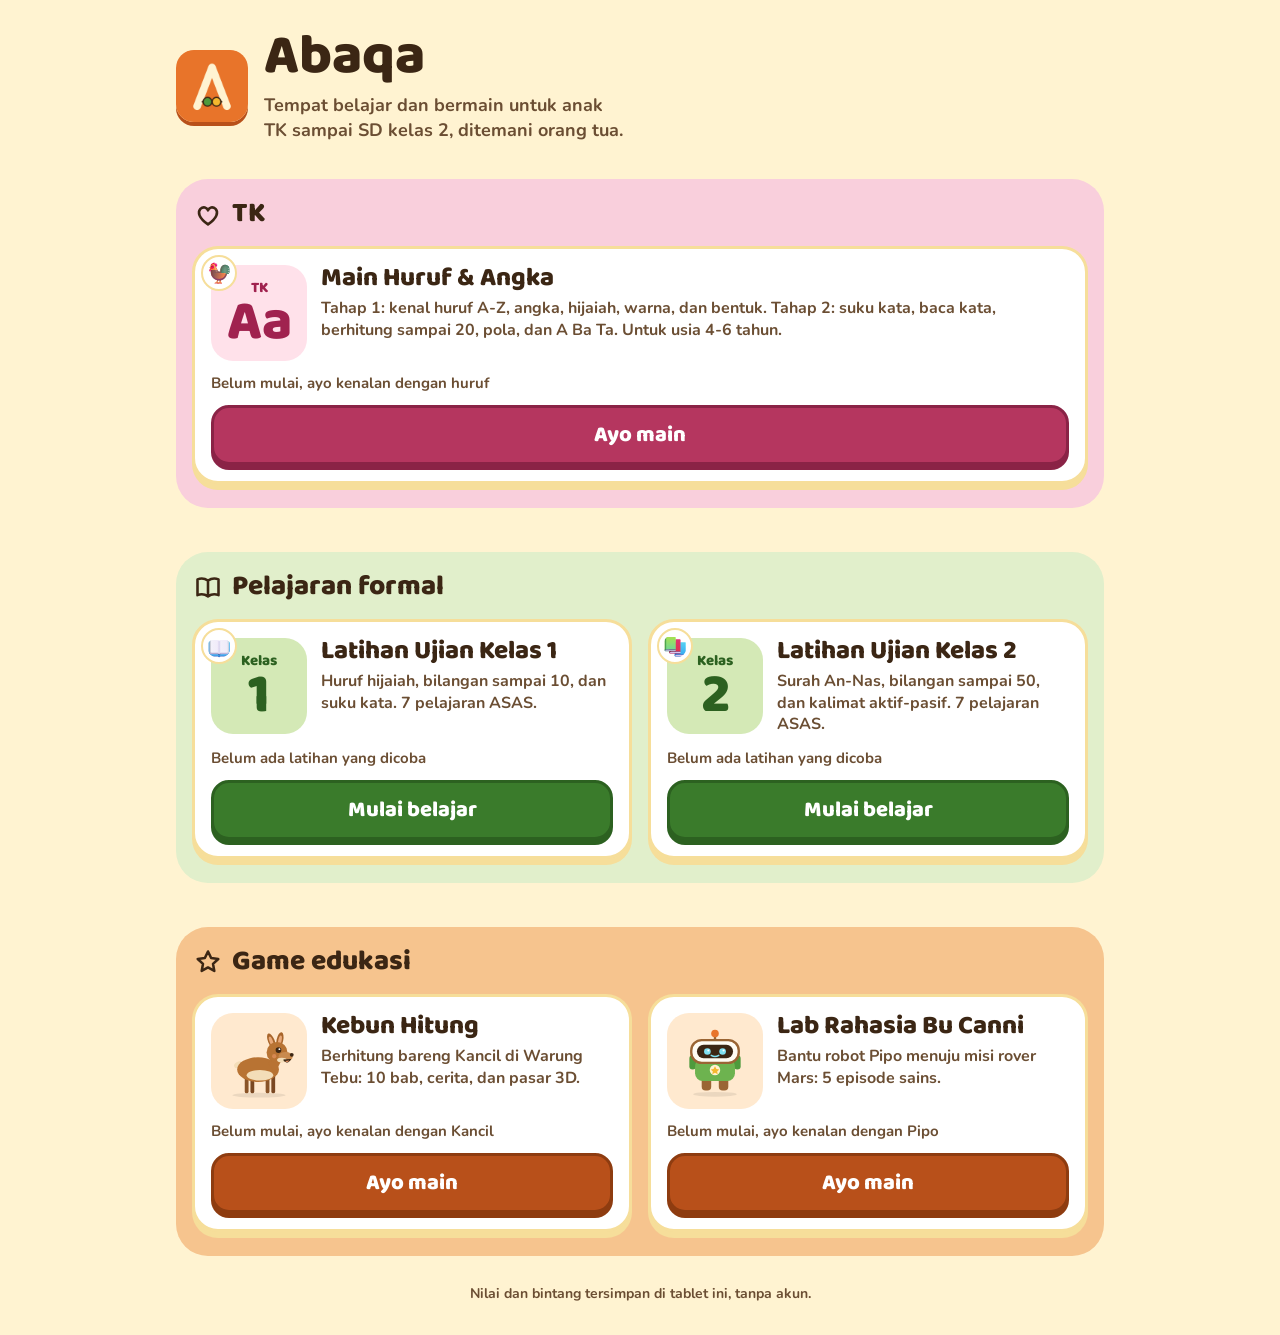
<file: index.html>
<!DOCTYPE html>
<html lang="id">
<head>
<meta charset="utf-8">
<meta name="viewport" content="width=device-width, initial-scale=1, viewport-fit=cover">
<title>Abaqa, belajar dan bermain</title>
<meta name="description" content="Abaqa: aplikasi belajar untuk anak SD kelas 1 dan 2. Latihan ujian sesuai kisi-kisi sekolah dan game edukasi, dipakai bersama orang tua.">
<meta name="theme-color" content="#FFF3D1">
<meta name="apple-mobile-web-app-capable" content="yes">
<meta name="mobile-web-app-capable" content="yes">
<meta name="apple-mobile-web-app-title" content="Abaqa">
<link rel="manifest" href="./manifest.webmanifest">
<link rel="icon" href="./icons/icon-192.png" type="image/png">
<link rel="apple-touch-icon" href="./icons/apple-touch-icon.png">
<link rel="preconnect" href="https://fonts.googleapis.com">
<link rel="preconnect" href="https://fonts.gstatic.com" crossorigin>
<link href="https://fonts.googleapis.com/css2?family=Baloo+2:wght@600;700;800&family=Nunito:wght@600;700;800&display=swap" rel="stylesheet">
<link rel="stylesheet" href="./home/home.css">
</head>
<body>
<main class="wrap">
  <header class="head">
    <img class="logo" src="./icons/icon-192.png" width="72" height="72" alt="">
    <div>
      <h1>Abaqa</h1>
      <p class="lede">Tempat belajar dan bermain untuk anak TK sampai SD kelas 2, ditemani orang tua.</p>
    </div>
  </header>

  <section class="cat cat-tk" aria-labelledby="h-tk">
    <h2 id="h-tk"><svg class="hi" viewBox="0 0 24 24" width="28" height="28" aria-hidden="true"><path d="M12 20C4 14.5 3 9.5 5.5 6.8 8 4.4 11 5.5 12 8c1-2.5 4-3.6 6.5-1.2C21 9.5 20 14.5 12 20z" fill="none" stroke="currentColor" stroke-width="2.2" stroke-linejoin="round"/></svg><span>TK</span></h2>
    <ul class="cards cards-one">
      <li><a class="card tk" href="./tk/" data-tk>
        <span class="top">
          <span class="pic grade" aria-hidden="true"><span class="kl">TK</span><span class="num">Aa</span><img class="mini" src="./latihan-kelas-1/aset/rooster.svg" alt="" width="28" height="28"></span>
          <span class="txt"><span class="name">Main Huruf &amp; Angka</span>
          <span class="desc">Tahap 1: kenal huruf A‑Z, angka, hijaiah, warna, dan bentuk. Tahap 2: suku kata, baca kata, berhitung sampai 20, pola, dan A Ba Ta. Untuk usia 4‑6 tahun.</span></span>
        </span>
        <span class="prog" data-prog></span>
        <span class="go">Ayo main</span>
      </a></li>
    </ul>
  </section>

  <section class="cat cat-formal" aria-labelledby="h-formal">
    <h2 id="h-formal"><svg class="hi" viewBox="0 0 24 24" width="28" height="28" aria-hidden="true"><path d="M3 5.5C5.5 4.5 9 4.5 12 6.5c3-2 6.5-2 9-1V19c-2.5-1-6-1-9 1-3-2-6.5-2-9-1z M12 6.5V20" fill="none" stroke="currentColor" stroke-width="2.2" stroke-linejoin="round" stroke-linecap="round"/></svg><span>Pelajaran formal</span></h2>
    <ul class="cards">
      <li><a class="card formal" href="./latihan-kelas-1/" data-progress="latihan-s1-skor" data-total="21">
        <span class="top">
          <span class="pic grade" aria-hidden="true"><span class="kl">Kelas</span><span class="num">1</span><img class="mini" src="./latihan-kelas-1/aset/open-book.svg" alt="" width="28" height="28"></span>
          <span class="txt"><span class="name">Latihan Ujian Kelas 1</span>
          <span class="desc">Huruf hijaiah, bilangan sampai 10, dan suku kata. 7 pelajaran ASAS.</span></span>
        </span>
        <span class="prog" data-prog></span>
        <span class="go">Mulai belajar</span>
      </a></li>
      <li><a class="card formal" href="./latihan-kelas-2/" data-progress="latihan-k2-s1-skor" data-total="21">
        <span class="top">
          <span class="pic grade" aria-hidden="true"><span class="kl">Kelas</span><span class="num">2</span><img class="mini" src="./latihan-kelas-1/aset/books.svg" alt="" width="28" height="28"></span>
          <span class="txt"><span class="name">Latihan Ujian Kelas 2</span>
          <span class="desc">Surah An-Nas, bilangan sampai 50, dan kalimat aktif-pasif. 7 pelajaran ASAS.</span></span>
        </span>
        <span class="prog" data-prog></span>
        <span class="go">Mulai belajar</span>
      </a></li>
    </ul>
  </section>

  <section class="cat cat-game" aria-labelledby="h-game">
    <h2 id="h-game"><svg class="hi" viewBox="0 0 24 24" width="28" height="28" aria-hidden="true"><path d="M12 3l2.7 5.6 6.1.8-4.5 4.2 1.1 6.1L12 16.7 6.6 19.7l1.1-6.1L3.2 9.4l6.1-.8z" fill="none" stroke="currentColor" stroke-width="2.2" stroke-linejoin="round"/></svg><span>Game edukasi</span></h2>
    <ul class="cards">
      <li><a class="card game" href="./kebun-hitung/" data-kebun>
        <span class="top">
          <span class="pic"><img src="./home/kancil.svg" alt="" width="72" height="72"></span>
          <span class="txt"><span class="name">Kebun Hitung</span>
          <span class="desc">Berhitung bareng Kancil di Warung Tebu: 10 bab, cerita, dan pasar 3D.</span></span>
        </span>
        <span class="prog" data-prog></span>
        <span class="go">Ayo main</span>
      </a></li>
      <li><a class="card game" href="./lab-bu-canni/" data-lab>
        <span class="top">
          <span class="pic"><img src="./home/pipo.svg" alt="" width="72" height="72"></span>
          <span class="txt"><span class="name">Lab Rahasia Bu Canni</span>
          <span class="desc">Bantu robot Pipo menuju misi rover Mars: 5 episode sains.</span></span>
        </span>
        <span class="prog" data-prog></span>
        <span class="go">Ayo main</span>
      </a></li>
    </ul>
  </section>

  <footer class="foot">Nilai dan bintang tersimpan di tablet ini, tanpa akun.</footer>
</main>
<script src="./home/home.js"></script>
</body>
</html>
</file>
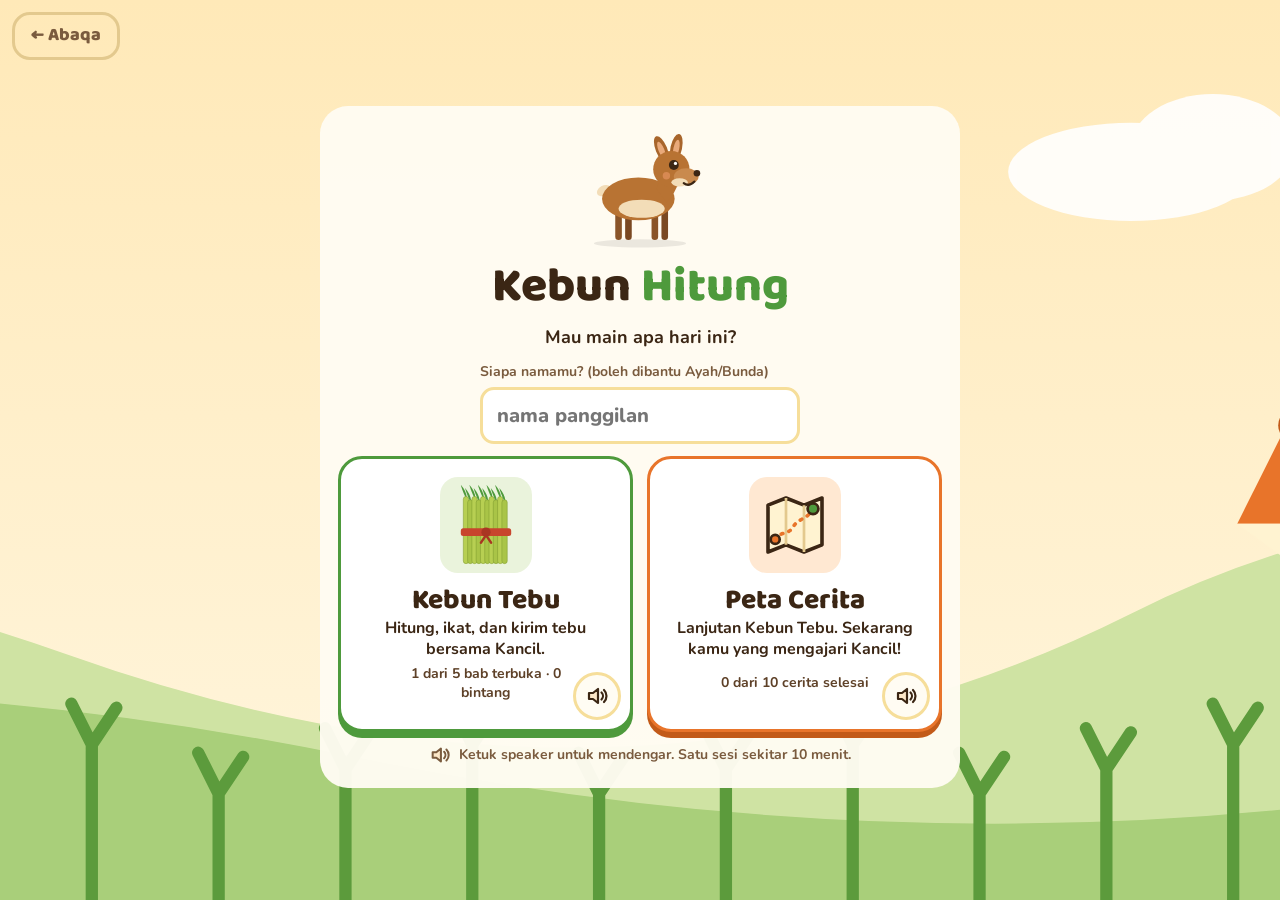
<file: kebun-hitung/index.html>
<!DOCTYPE html>
<html lang="id">
<head>
<meta charset="utf-8">
<meta name="viewport" content="width=device-width, initial-scale=1, viewport-fit=cover">
<title>Kebun Hitung</title>
<meta name="description" content="Game belajar bilangan untuk anak kelas 1 SD. Bantu Kancil melayani pembeli di Warung Tebu.">
<meta name="theme-color" content="#FFF3D1">
<link rel="manifest" href="../manifest.webmanifest">
<link rel="icon" href="./icons/icon-192.png" type="image/png">
<link rel="apple-touch-icon" href="./icons/apple-touch-icon.png">
<meta name="apple-mobile-web-app-capable" content="yes">
<meta name="mobile-web-app-capable" content="yes">
<meta name="apple-mobile-web-app-status-bar-style" content="default">
<meta name="apple-mobile-web-app-title" content="Kebun Hitung">
<link rel="preconnect" href="https://fonts.googleapis.com">
<link rel="preconnect" href="https://fonts.gstatic.com" crossorigin>
<link href="https://fonts.googleapis.com/css2?family=Baloo+2:wght@600;700;800&family=Nunito:wght@600;700;800&display=swap" rel="stylesheet">
<link rel="stylesheet" href="./css/style.css">
</head>
<body>
<div id="app"></div>
<script src="./js/art.js"></script>
<script src="./js/content.js"></script>
<script src="./js/app.js"></script>
</body>
</html>
</file>
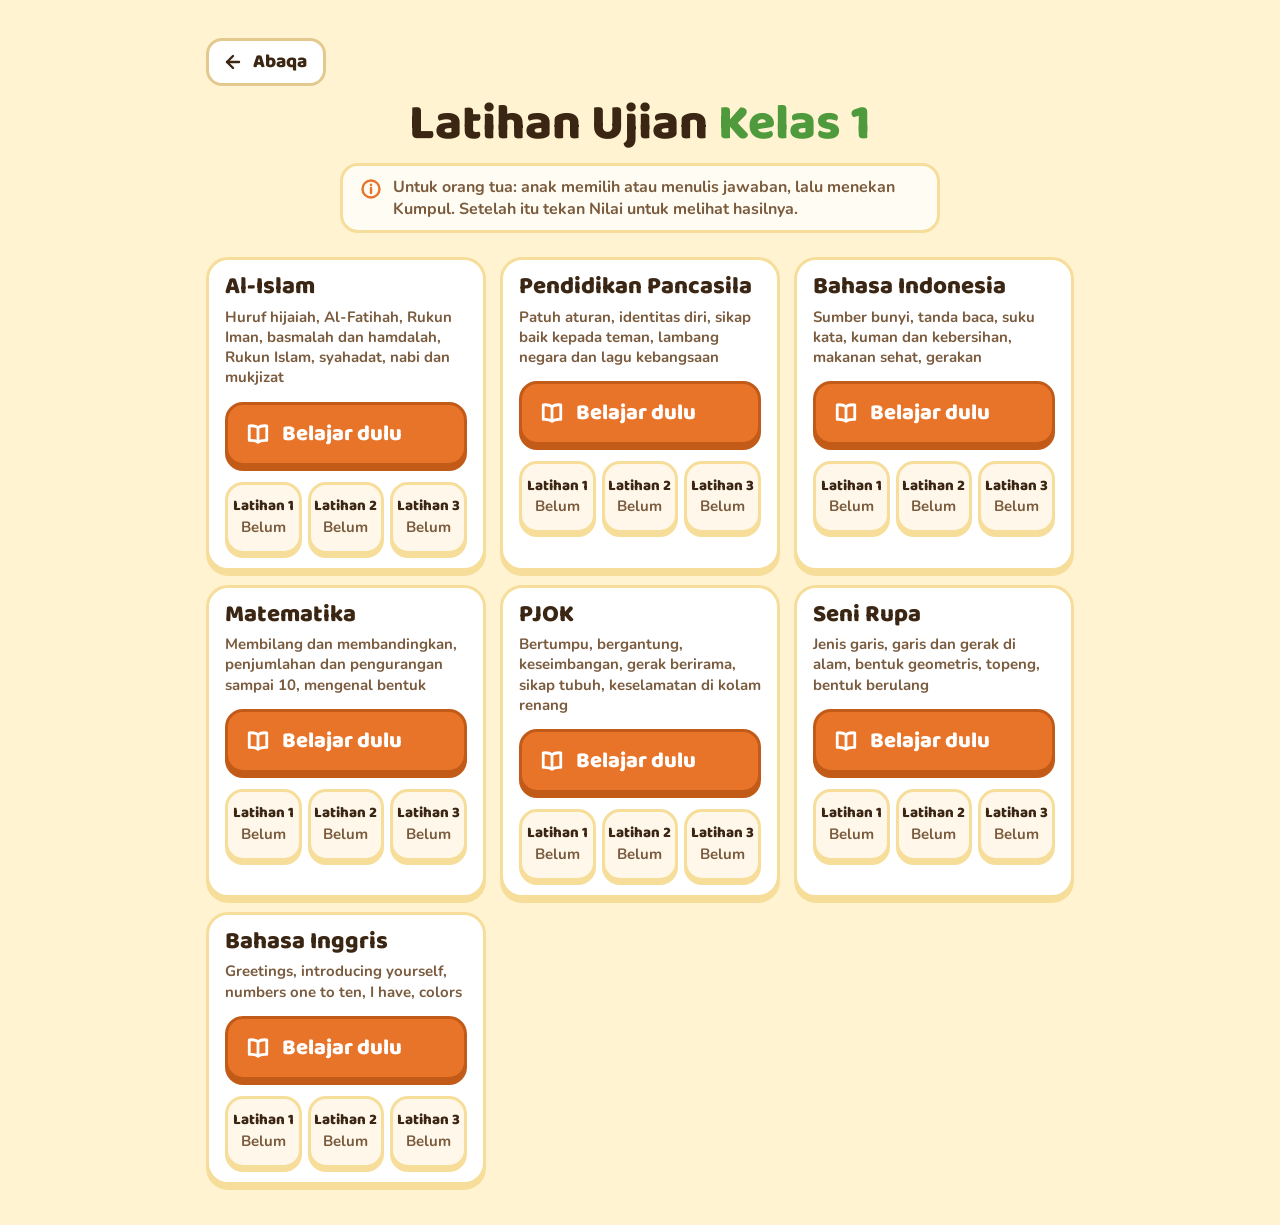
<file: latihan-kelas-1/index.html>
<!DOCTYPE html>
<html lang="id">
<head>
<meta charset="utf-8">
<meta name="viewport" content="width=device-width, initial-scale=1, viewport-fit=cover">
<title>Latihan Ujian Kelas 1</title>
<meta name="description" content="Ujian latihan Semester 1 kelas 1 SD di tablet: pilih atau tulis jawaban, kumpulkan, lalu nilai sekaligus. Soal bisa dibacakan.">
<meta name="theme-color" content="#FFF3D1">
<link rel="manifest" href="../manifest.webmanifest">
<link rel="icon" href="../icons/icon-192.png" type="image/png">
<link rel="apple-touch-icon" href="../icons/apple-touch-icon.png">
<link rel="preconnect" href="https://fonts.googleapis.com">
<link rel="preconnect" href="https://fonts.gstatic.com" crossorigin>
<link href="https://fonts.googleapis.com/css2?family=Baloo+2:wght@600;700;800&family=Nunito:wght@600;700;800&display=swap" rel="stylesheet">
<link rel="stylesheet" href="./latihan.css">
</head>
<body>
<div id="app"></div>
<script src="./soal.js"></script>
<script src="./materi.js"></script>
<script src="./tulis.js"></script>
<script src="./latihan.js"></script>
</body>
</html>
</file>
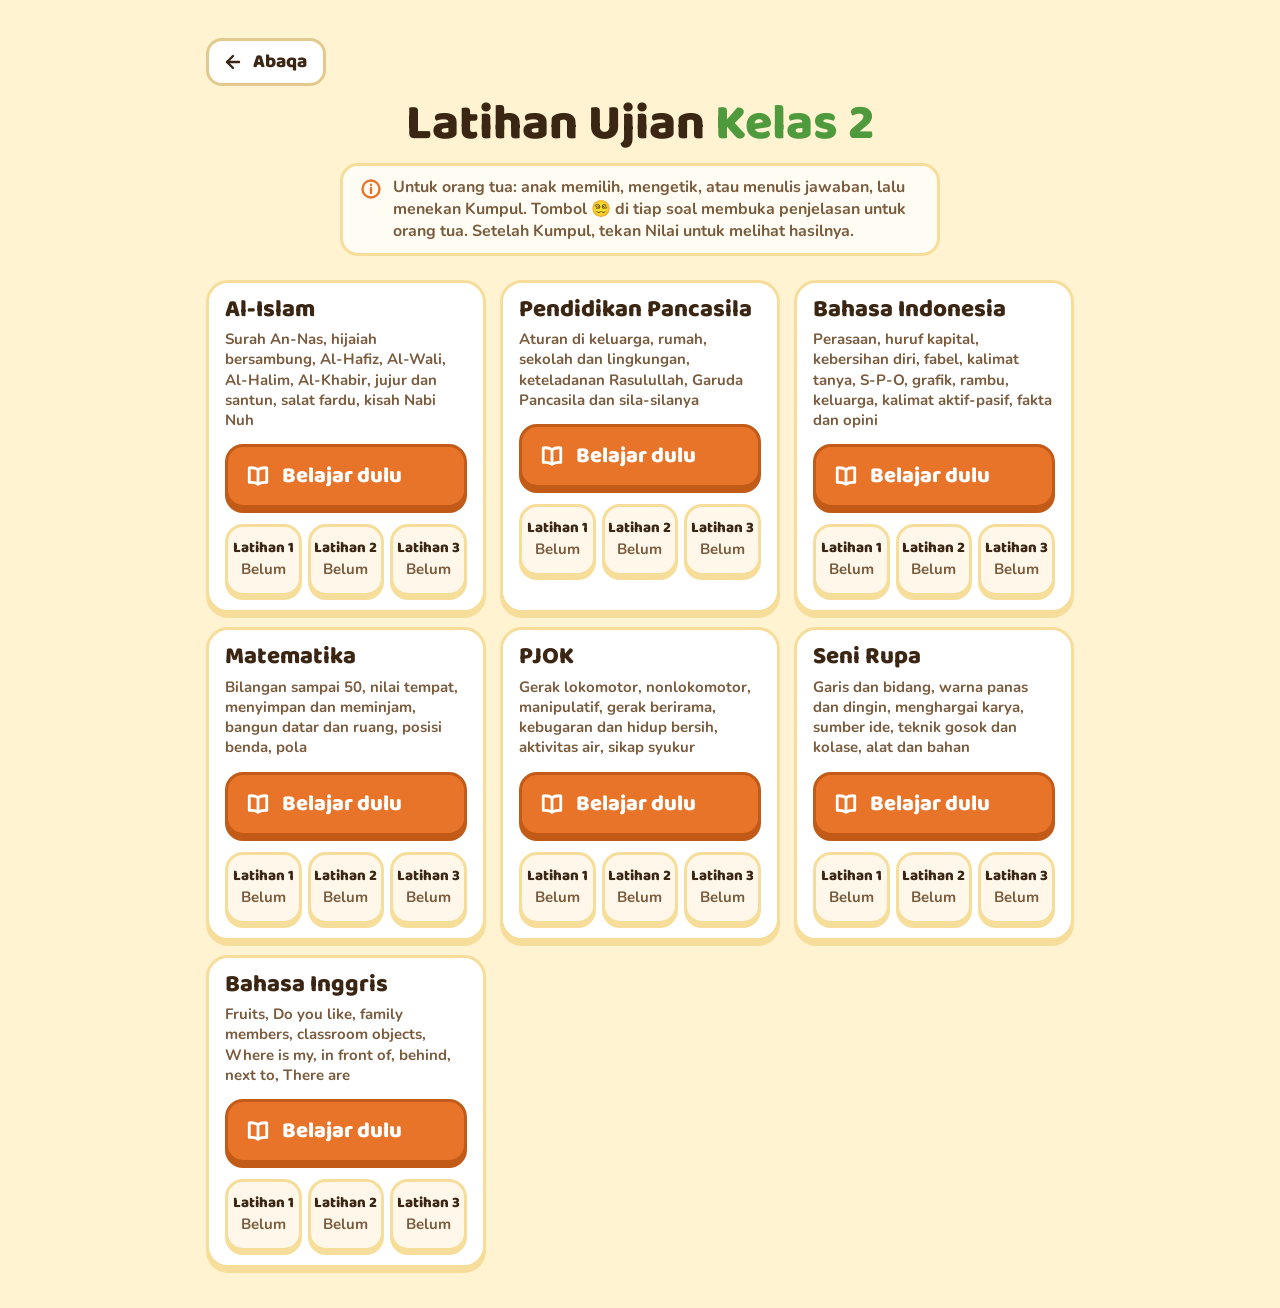
<file: latihan-kelas-2/index.html>
<!DOCTYPE html>
<html lang="id">
<head>
<meta charset="utf-8">
<meta name="viewport" content="width=device-width, initial-scale=1, viewport-fit=cover">
<title>Latihan Ujian Kelas 2</title>
<meta name="description" content="Ujian latihan Semester 1 kelas 2 SD di tablet: pilih atau tulis jawaban, kumpulkan, lalu nilai sekaligus. Soal bisa dibacakan.">
<meta name="theme-color" content="#FFF3D1">
<link rel="manifest" href="../manifest.webmanifest">
<link rel="icon" href="../icons/icon-192.png" type="image/png">
<link rel="apple-touch-icon" href="../icons/apple-touch-icon.png">
<link rel="preconnect" href="https://fonts.googleapis.com">
<link rel="preconnect" href="https://fonts.gstatic.com" crossorigin>
<link href="https://fonts.googleapis.com/css2?family=Baloo+2:wght@600;700;800&family=Nunito:wght@600;700;800&display=swap" rel="stylesheet">
<link rel="stylesheet" href="./latihan.css">
</head>
<body>
<div id="app"></div>
<script src="./soal.js"></script>
<script src="./materi.js"></script>
<script src="./tulis.js"></script>
<script src="./latihan.js"></script>
</body>
</html>
</file>
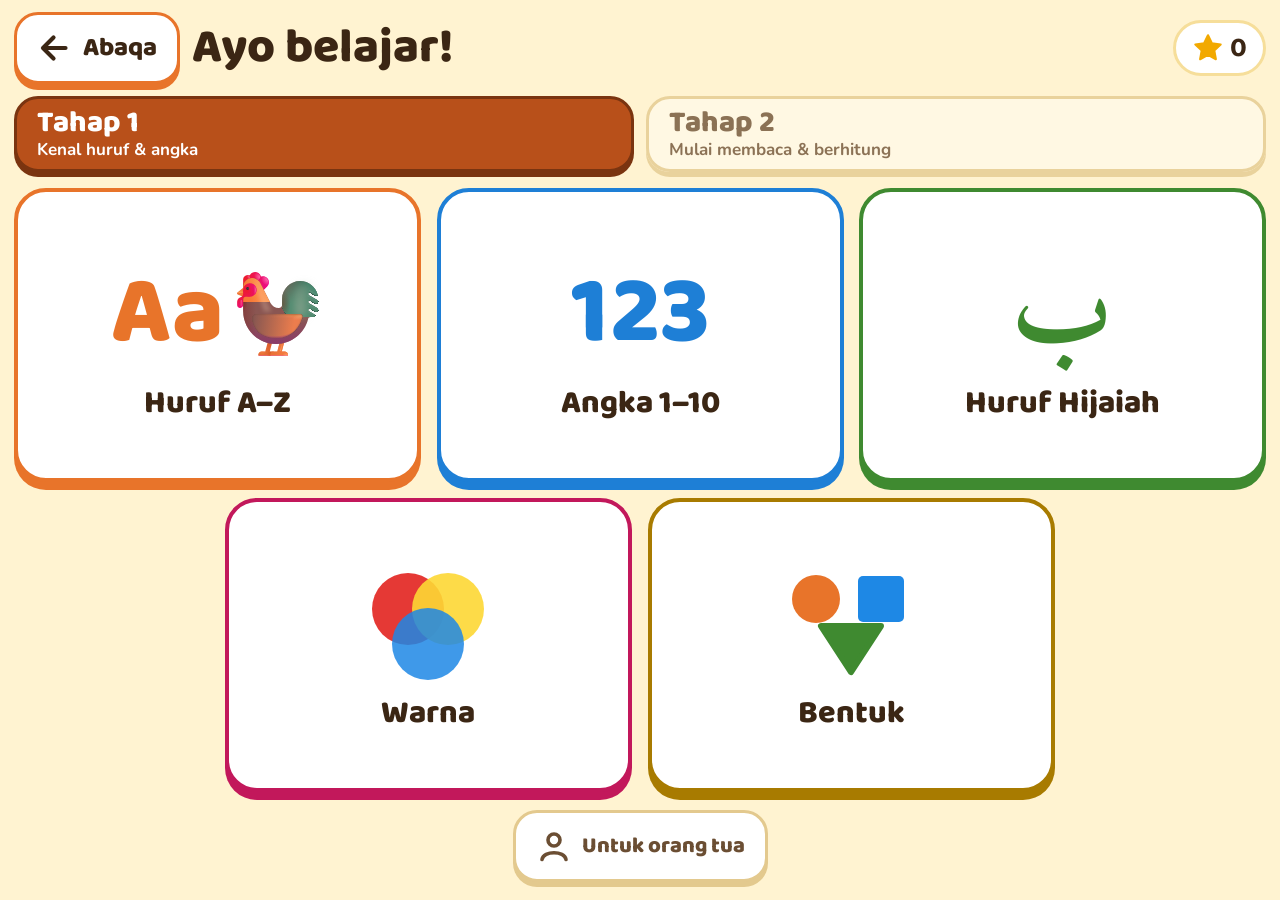
<file: tk/index.html>
<!DOCTYPE html>
<html lang="id">
<head>
<meta charset="utf-8">
<meta name="viewport" content="width=device-width, initial-scale=1, viewport-fit=cover">
<title>Abaqa TK, main huruf, angka, dan mulai membaca</title>
<meta name="description" content="Main huruf, angka, huruf hijaiah, warna, dan bentuk untuk anak TK. Ada suaranya, ada gambarnya, tanpa iklan.">
<meta name="theme-color" content="#FFF3D1">
<link rel="icon" href="../icons/icon-192.png" type="image/png">
<link rel="preconnect" href="https://fonts.googleapis.com">
<link rel="preconnect" href="https://fonts.gstatic.com" crossorigin>
<link href="https://fonts.googleapis.com/css2?family=Amiri:wght@700&family=Baloo+2:wght@600;700;800&family=Nunito:wght@600;700;800&display=swap" rel="stylesheet">
<link rel="stylesheet" href="./tk.css">
</head>
<body>
<svg width="0" height="0" style="position:absolute" aria-hidden="true">
  <symbol id="i-back" viewBox="0 0 24 24"><path d="M19 12H5M11 5l-7 7 7 7" fill="none" stroke="currentColor" stroke-width="2.8" stroke-linecap="round" stroke-linejoin="round"/></symbol>
  <symbol id="i-prev" viewBox="0 0 24 24"><path d="M15 5l-7 7 7 7" fill="none" stroke="currentColor" stroke-width="2.8" stroke-linecap="round" stroke-linejoin="round"/></symbol>
  <symbol id="i-next" viewBox="0 0 24 24"><path d="M9 5l7 7-7 7" fill="none" stroke="currentColor" stroke-width="2.8" stroke-linecap="round" stroke-linejoin="round"/></symbol>
  <symbol id="i-speaker" viewBox="0 0 24 24"><path d="M4 9v6h4l5 4V5L8 9z" fill="currentColor" stroke="currentColor" stroke-width="2" stroke-linejoin="round"/><path d="M16.5 8.5a5 5 0 010 7M19 6a8.5 8.5 0 010 12" fill="none" stroke="currentColor" stroke-width="2.4" stroke-linecap="round"/></symbol>
  <symbol id="i-book" viewBox="0 0 24 24"><path d="M3 5.5C5.5 4.5 9 4.5 12 6.5c3-2 6.5-2 9-1V19c-2.5-1-6-1-9 1-3-2-6.5-2-9-1z M12 6.5V20" fill="none" stroke="currentColor" stroke-width="2.4" stroke-linejoin="round" stroke-linecap="round"/></symbol>
  <symbol id="i-search" viewBox="0 0 24 24"><circle cx="10.5" cy="10.5" r="6.5" fill="none" stroke="currentColor" stroke-width="2.6"/><path d="M15.5 15.5L21 21" stroke="currentColor" stroke-width="2.8" stroke-linecap="round"/></symbol>
  <symbol id="i-replay" viewBox="0 0 24 24"><path d="M20 12a8 8 0 11-2.6-5.9M20 4v5h-5" fill="none" stroke="currentColor" stroke-width="2.6" stroke-linecap="round" stroke-linejoin="round"/></symbol>
  <symbol id="i-close" viewBox="0 0 24 24"><path d="M6 6l12 12M18 6L6 18" stroke="currentColor" stroke-width="3" stroke-linecap="round"/></symbol>
  <symbol id="i-grown" viewBox="0 0 24 24"><circle cx="12" cy="8" r="4" fill="none" stroke="currentColor" stroke-width="2.4"/><path d="M4 21c1-6 15-6 16 0" fill="none" stroke="currentColor" stroke-width="2.4" stroke-linecap="round"/></symbol>
  <symbol id="i-puzzle" viewBox="0 0 24 24"><path d="M4 8h4a2 2 0 114 0h4v4a2 2 0 110 4v4H4v-4a2 2 0 100-4z" fill="none" stroke="currentColor" stroke-width="2.4" stroke-linejoin="round"/></symbol>
  <symbol id="i-play" viewBox="0 0 24 24"><path d="M7 4.5v15l12.5-7.5z" fill="currentColor" stroke="currentColor" stroke-width="2" stroke-linejoin="round"/></symbol>
  <symbol id="i-star" viewBox="0 0 24 24"><path d="M12 2.5l2.9 6 6.6.9-4.8 4.5 1.2 6.5L12 17.2l-5.9 3.2 1.2-6.5L2.5 9.4l6.6-.9z" fill="currentColor" stroke="currentColor" stroke-width="1.6" stroke-linejoin="round"/></symbol>
  <symbol id="i-hand" viewBox="0 0 24 24"><path d="M9 11V5a1.6 1.6 0 013.2 0v5m0 0V3.8a1.6 1.6 0 013.2 0V10m0 0V5.6a1.6 1.6 0 013.2 0V15c0 4-2.5 6.5-6.3 6.5-3 0-4.5-1.5-6-4L4.5 13.5a1.6 1.6 0 012.5-2L9 14" fill="none" stroke="currentColor" stroke-width="1.8" stroke-linejoin="round" stroke-linecap="round"/></symbol>
</svg>

<main id="app">
  <!-- MENU -->
  <section id="menu" class="screen">
    <header class="bar">
      <a class="btn back" href="../" aria-label="Kembali ke Abaqa"><svg class="ic"><use href="#i-back"/></svg><span>Abaqa</span></a>
      <h1 class="menu-title">Ayo belajar!</h1>
      <span class="chip stars" id="menuStars" aria-label="Bintang"><svg class="ic"><use href="#i-star"/></svg><b>0</b></span>
    </header>
    <div class="tahap" role="tablist" aria-label="Pilih tahap">
      <button class="tb" type="button" role="tab" data-t="1" aria-selected="true"><b>Tahap 1</b><span>Kenal huruf &amp; angka</span></button>
      <button class="tb" type="button" role="tab" data-t="2" aria-selected="false"><b>Tahap 2</b><span>Mulai membaca &amp; berhitung</span></button>
    </div>
    <ul class="menu" id="menuCards"></ul>
    <div class="menu-foot"><button class="btn ghost" id="openOrtu" type="button"><svg class="ic"><use href="#i-grown"/></svg><span>Untuk orang tua</span></button></div>
  </section>

  <!-- BAGIAN -->
  <section id="sec" class="screen" hidden>
    <header class="bar">
      <a class="btn back" href="#" aria-label="Kembali ke menu"><svg class="ic"><use href="#i-back"/></svg></a>
      <h1 class="sec-title" id="secTitle"></h1>
      <nav class="modes" aria-label="Pilih cara main">
        <a class="btn mode" id="modeLearn" href="#"><svg class="ic"><use href="#i-book"/></svg><span>Belajar</span></a>
        <a class="btn mode" id="modeQuiz" href="#"><svg class="ic"><use href="#i-search"/></svg><span>Coba cari</span></a>
      </nav>
      <span class="chip stars" id="secStars" aria-label="Bintang"><svg class="ic"><use href="#i-star"/></svg><b>0</b></span>
    </header>

    <div class="work" id="learn">
      <div class="stage" id="stage" data-state="idle">
        <button class="btn close" id="stageClose" type="button" aria-label="Tutup"><svg class="ic"><use href="#i-close"/></svg></button>
        <div class="st-body" id="stBody"></div>
        <div class="st-nav">
          <button class="btn round" id="stPrev" type="button" aria-label="Sebelumnya"><svg class="ic"><use href="#i-prev"/></svg></button>
          <button class="btn round big" id="stSay" type="button" aria-label="Dengar lagi"><svg class="ic"><use href="#i-speaker"/></svg></button>
          <button class="btn round" id="stNext" type="button" aria-label="Berikutnya"><svg class="ic"><use href="#i-next"/></svg></button>
        </div>
      </div>
      <div class="board" id="board" role="list"></div>
    </div>

    <div class="quiz" id="quiz" hidden>
      <div class="q-top">
        <button class="btn round huge" id="qSay" type="button" aria-label="Dengar pertanyaan lagi"><svg class="ic"><use href="#i-speaker"/></svg></button>
        <p class="q-text" id="qText"></p>
        <div class="q-stars" id="qStars" aria-hidden="true"></div>
      </div>
      <div class="q-prompt" id="qPrompt" hidden></div>
      <div class="choices" id="choices"></div>
      <div class="celebrate" id="celebrate" hidden>
        <div class="cel-stars" id="celStars" aria-hidden="true"></div>
        <p class="cel-text">Hebat sekali!</p>
        <div class="cel-btns">
          <button class="btn big-go" id="celAgain" type="button"><svg class="ic"><use href="#i-replay"/></svg><span>Main lagi</span></button>
          <a class="btn big-go alt" id="celDone" href="#"><svg class="ic"><use href="#i-book"/></svg><span>Belajar</span></a>
        </div>
      </div>
    </div>
  </section>
</main>

<dialog id="ortu" aria-labelledby="ortuH">
  <h2 id="ortuH">Untuk orang tua</h2>
  <ul>
    <li>Duduklah di samping anak dan biarkan ia yang mengetuk. Anda cukup menemani dan ikut senang.</li>
    <li>Ajak menirukan suaranya: ucapkan huruf atau angka bersama, pelan dan ceria.</li>
    <li>Cari benda di rumah yang huruf awalnya sama, misalnya B untuk bantal, atau hitung sendok di meja sampai tiga.</li>
    <li><b>Tahap 2</b> untuk anak yang sudah kenal huruf dan angka 1 sampai 10. Urutan yang disarankan: Suku Kata, lalu Huruf Awal dan Baca Kata; Pola; Angka 11–20, lalu Tambah Kurang; A Ba Ta untuk mulai membaca hijaiah berharakat fathah seperti Iqro jilid 1.</li>
    <li>Huruf "e" di Suku Kata dibaca seperti pada kata "bebek". Untuk A Ba Ta, suara tablet hanya membantu; makhraj yang benar tetap ikuti bacaan ustadzah atau guru mengaji.</li>
    <li>Saat Baca Kata, ajak anak mengetuk suku katanya satu per satu, lalu menyambungnya: "bu... ku... buku!". Di Tambah Kurang, hitung bersama dengan jari.</li>
    <li>Cukup 5 sampai 10 menit sekali main. Tidak ada nilai dan tidak ada batas waktu; bintang hanya hadiah kecil.</li>
  </ul>
  <p class="note">Suku Kata, Huruf Awal, dan Pola berangkat dari Capaian Pembelajaran PAUD Fase Fondasi (pramembaca, pramatematika) dan STPPA usia 5–6 tahun (Permendikbud 137/2014: hubungan bunyi dan bentuk huruf, pola ABCD-ABCD). Baca Kata, Angka 11–20, dan Tambah Kurang adalah pengayaan di atas standar TK: pakai bila anak sudah siap, tidak wajib. Membaca memakai metode suku kata, mulai dari suku kata terbuka (ba, bi, bu) lalu kata dua suku kata.</p>
  <p class="note">Bila suara tidak keluar, naikkan volume dan cek pengaturan suara bahasa Indonesia di tablet.</p>
  <button class="btn big-go" id="ortuClose" type="button"><span>Tutup</span></button>
</dialog>

<script src="./data.js"></script>
<script src="./data2.js"></script>
<script src="./tk.js"></script>
</body>
</html>
</file>
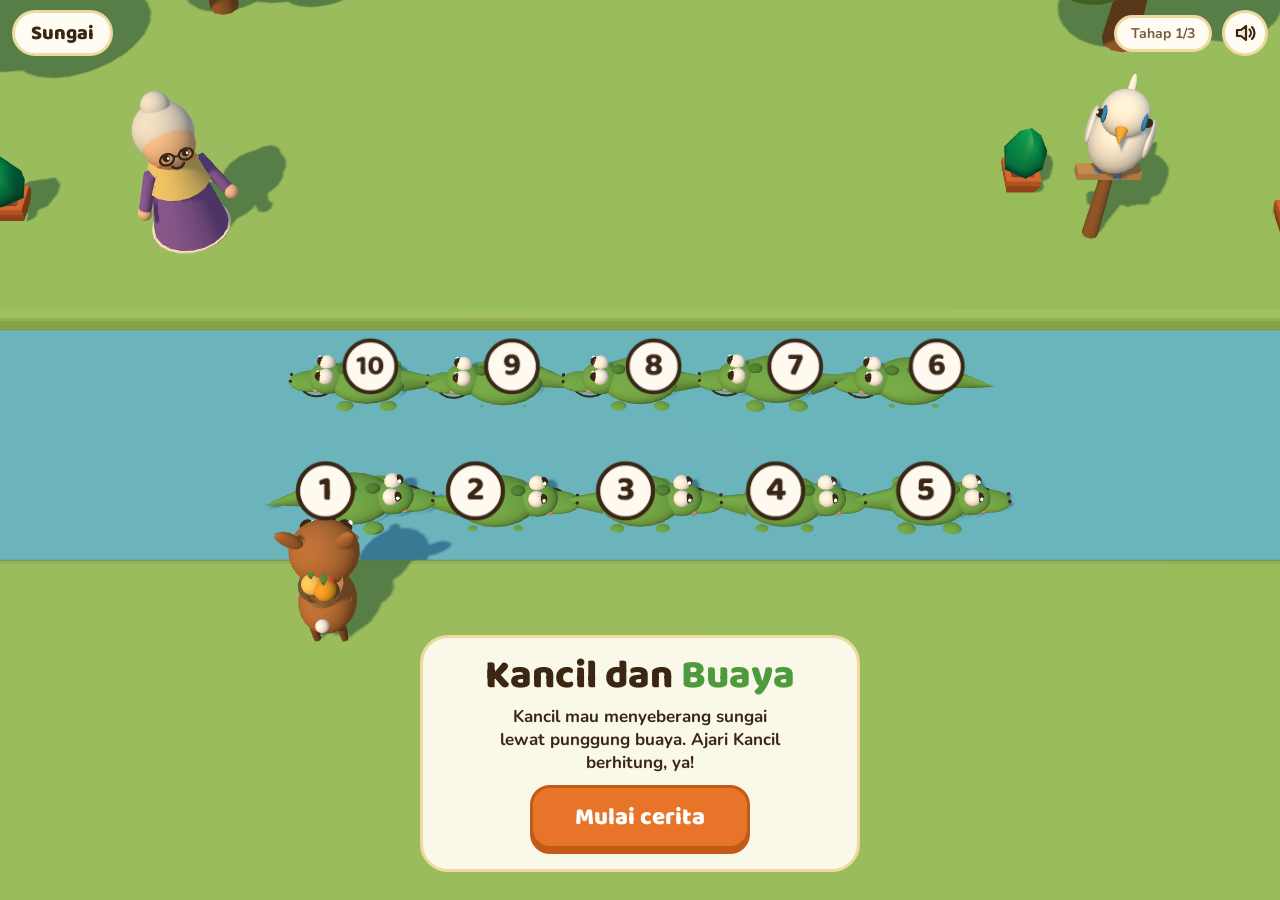
<file: kebun-hitung/bab01/index.html>
<!DOCTYPE html>
<html lang="id">
<head>
<meta charset="utf-8">
<meta name="viewport" content="width=device-width, initial-scale=1, viewport-fit=cover">
<title>Kancil dan Buaya · Kota Kancil</title>
<meta name="theme-color" content="#A6DCEA">
<link rel="preconnect" href="https://fonts.googleapis.com">
<link rel="preconnect" href="https://fonts.gstatic.com" crossorigin>
<link href="https://fonts.googleapis.com/css2?family=Baloo+2:wght@600;700;800&family=Nunito:wght@700;800&display=swap" rel="stylesheet">
<style>
:root {
  /* Pagi di pasar: langit krem ke persik, tinta cokelat, aksen jingga tebu. Adegan 3D memenuhi layar; UI hanya menempel di tepi. */
  --sky-top: #BFE6F2; --sky-bottom: #FFE9B8; --ink: #3B2614; --ink-soft: #7A5B3E; --card: #FFFCF3; --line: #F0D9A0;
  --accent: #E8742A; --accent-deep: #C25A18; --leaf: #4E9A3C; --jali: #2F8FD0;
  --display: "Baloo 2", "Nunito", system-ui, sans-serif; --body: "Nunito", system-ui, sans-serif;
  color-scheme: light;
}
* { box-sizing: border-box; }
[hidden] { display: none !important; }
html, body { height: 100%; margin: 0; overflow: hidden; }
body { background: #A6DCEA; color: var(--ink); font-family: var(--body); font-weight: 700; -webkit-tap-highlight-color: transparent; user-select: none; -webkit-user-select: none; touch-action: none; }
#scene { position: fixed; inset: 0; width: 100%; height: 100%; display: block; }
button { font: inherit; color: inherit; cursor: pointer; }
button:focus-visible { outline: 4px solid var(--accent); outline-offset: 3px; }

.hud { position: fixed; top: calc(10px + env(safe-area-inset-top)); left: 12px; right: 12px; display: flex; align-items: center; gap: 10px; pointer-events: none; z-index: 3; }
.hud > * { pointer-events: auto; }
.place { font-family: var(--display); font-weight: 800; font-size: 20px; background: var(--card); border: 3px solid var(--line); border-radius: 999px; padding: 4px 16px; }
.chip { margin-left: auto; font-size: 14px; background: var(--card); border: 3px solid var(--line); border-radius: 999px; padding: 6px 14px; color: var(--ink-soft); }
.icon-btn { width: 46px; height: 46px; border-radius: 50%; border: 3px solid var(--line); background: var(--card); display: grid; place-items: center; position: relative; }
.icon-btn svg { width: 24px; height: 24px; }
.icon-btn[aria-pressed="false"]::after { content: ""; position: absolute; width: 30px; height: 3px; background: var(--ink); transform: rotate(-45deg); border-radius: 2px; }

#bubble { position: fixed; left: 50%; top: calc(66px + env(safe-area-inset-top)); transform: translateX(-50%); z-index: 2; width: max-content; max-width: min(460px, calc(100vw - 24px)); background: var(--card); border: 3px solid var(--line); border-left-width: 10px; border-left-color: var(--accent); border-radius: 20px; padding: 8px 16px 10px; pointer-events: none; box-shadow: 0 6px 0 rgba(59,38,20,.12); }
#bubble[data-who="jali"] { border-color: var(--jali); }
#bubble[data-who="sari"] { border-left-color: #E8574B; }
#who { font-size: 11px; letter-spacing: .06em; text-transform: uppercase; color: var(--accent); }
#bubble[data-who="jali"] #who { color: var(--jali); }
#msg { font-size: 18px; line-height: 1.3; }

#alert { position: fixed; left: 0; top: 0; z-index: 1; width: 58px; height: 58px; border-radius: 50%; background: var(--accent); color: #fff; font-family: var(--display); font-weight: 800; font-size: 40px; display: grid; place-items: center; border: 4px solid #fff; box-shadow: 0 4px 0 var(--accent-deep); pointer-events: none; }

#ask { position: fixed; left: 0; top: 0; z-index: 1; background: var(--card); border: 4px solid var(--ink, #3b2614); border-radius: 22px; padding: 6px 14px 8px; display: flex; align-items: center; gap: 6px; box-shadow: 0 4px 0 rgba(59,38,20,.18); pointer-events: none; }
#ask img { width: 64px; height: 64px; } #ask div { display: grid; grid-template-columns: repeat(3, 20px); gap: 5px; } #ask u { width: 20px; height: 20px; border-radius: 50%; border: 2.5px solid var(--accent); } #ask u.on { background: var(--accent); }
#order { position: fixed; left: 50%; bottom: calc(14px + env(safe-area-inset-bottom)); transform: translateX(-50%); display: flex; gap: 10px; z-index: 3; }
.want { white-space: nowrap; display: flex; align-items: baseline; gap: 4px; background: var(--card); border: 3px solid var(--line); border-radius: 22px; padding: 6px 16px 6px 8px; box-shadow: 0 5px 0 rgba(59,38,20,.12); }
.want img { width: 54px; height: 54px; align-self: center; }
.want b { font-family: var(--display); font-weight: 800; font-size: 40px; line-height: 1; color: var(--accent); font-variant-numeric: tabular-nums; }
.want span { font-family: var(--display); font-weight: 700; font-size: 22px; color: var(--ink-soft); }
.want i { font-style: normal; font-size: 14px; color: var(--ink-soft); margin-left: 6px; align-self: center; }
.want.done { border-color: var(--leaf); } .want.done b { color: var(--leaf); }

#rotate { display: none; position: fixed; left: 50%; top: calc(66px + env(safe-area-inset-top)); transform: translateX(-50%); z-index: 3; font-size: 13px; color: var(--ink-soft); background: var(--card); border: 2px solid var(--line); border-radius: 999px; padding: 4px 12px; white-space: nowrap; pointer-events: none; }
#intro { position: fixed; inset: 0; z-index: 10; display: grid; place-items: end center; padding: 0 16px calc(28px + env(safe-area-inset-bottom)); transition: opacity .4s, visibility .4s; }
#intro.gone { opacity: 0; visibility: hidden; }
.intro-card { background: rgba(255,252,243,.94); border: 3px solid var(--line); border-radius: 28px; padding: 18px 22px 20px; text-align: center; width: min(100%, 440px); display: flex; flex-direction: column; gap: 10px; align-items: center; }
h1 { font-family: var(--display); font-weight: 800; font-size: 40px; line-height: 1; margin: 0; text-wrap: balance; } h1 span { color: var(--leaf); }
.lead { margin: 0; font-size: 17px; line-height: 1.35; max-width: 30ch; }
.btn { border-radius: 20px; min-height: 64px; min-width: 220px; padding: 8px 22px; font-family: var(--display); font-weight: 800; font-size: 24px; border: 3px solid var(--accent-deep); background: var(--accent); color: #fff; box-shadow: 0 5px 0 var(--accent-deep); }
.btn:active:not(:disabled) { transform: translateY(3px); box-shadow: none; } .btn:disabled { opacity: .5; }
#loading { font-size: 14px; color: var(--ink-soft); }
.confetti { position: fixed; inset: 0; pointer-events: none; z-index: 8; overflow: hidden; }
.confetti i { position: absolute; top: -12px; width: 10px; height: 14px; border-radius: 3px; animation: fall 1.6s ease-in forwards; }
@keyframes fall { to { transform: translateY(110vh) rotate(540deg); opacity: .7; } }
@media (max-width: 480px) { #ask img { width: 50px; height: 50px; } #ask div { grid-template-columns: repeat(3, 16px); } #ask u { width: 16px; height: 16px; } #msg { font-size: 16px; } .want b { font-size: 32px; } .want img { width: 44px; height: 44px; } .place { font-size: 17px; } h1 { font-size: 34px; } }
@media (prefers-reduced-motion: reduce) { .confetti { display: none; } }
.place { color: var(--ink); text-decoration: none; }
.chip i { display: inline-flex; gap: 4px; margin-left: 6px; vertical-align: middle; } .chip u { width: 11px; height: 11px; border-radius: 50%; border: 2px solid var(--accent); } .chip u.on { background: var(--accent); }
#hops { position: fixed; right: 12px; top: calc(140px + env(safe-area-inset-top)); z-index: 3; background: var(--card); border: 3px solid var(--line); border-radius: 22px; padding: 4px 14px 6px; text-align: center; pointer-events: none; box-shadow: 0 5px 0 rgba(59,38,20,.12); }
#hops b { display: block; font-family: var(--display); font-weight: 800; font-size: 48px; line-height: 1; color: var(--accent); }
#hops span { font-size: 13px; color: var(--ink-soft); }
@media (max-width: 480px) { #hops { top: calc(150px + env(safe-area-inset-top)); } #hops b { font-size: 40px; } }
</style>
</head>
<body>
<canvas id="scene"></canvas>
<div class="hud">
  <a class="place" href="../cerita/">Sungai</a>
  <div class="chip" id="stage">Tahap 1/3</div>
  <button class="icon-btn" id="soundBtn" aria-pressed="true" aria-label="Suara"><svg viewBox="0 0 24 24" fill="none" stroke="#3B2614" stroke-width="2.2" stroke-linecap="round" stroke-linejoin="round"><path d="M4 9h4l5-4v14l-5-4H4z" fill="#FCE7C8"/><path d="M16.5 8.5a5 5 0 0 1 0 7"/><path d="M19 6a8.5 8.5 0 0 1 0 12"/></svg></button>
</div>
<div id="bubble" hidden><div id="who"></div><div id="msg"></div></div>
<div id="hops" hidden></div>

<div id="intro"><div class="intro-card">
  <h1>Kancil dan <span>Buaya</span></h1>
  <p class="lead">Kancil mau menyeberang sungai lewat punggung buaya. Ajari Kancil berhitung, ya!</p>
  <button class="btn" id="startBtn" disabled>Mulai cerita</button>
  <div id="loading">Menyiapkan sungai...</div>
</div></div>
<script>
(function () {
  var show = function (m) { var l = document.getElementById('loading'); if (l) l.textContent = 'Ada gangguan: ' + m; };
  addEventListener('error', function (e) { show(e.message || 'berkas gagal dimuat'); }, true);
  addEventListener('unhandledrejection', function (e) { show((e.reason && e.reason.message) || e.reason); });
  try { var c = document.createElement('canvas'); if (!c.getContext('webgl2')) show('browser ini belum mendukung WebGL2. Coba Chrome atau Safari terbaru.'); } catch (e) { show('grafis 3D tidak tersedia.'); }
  setTimeout(function () { var l = document.getElementById('loading'); if (l && l.textContent.indexOf('Menata') === 0) l.textContent = 'Masih memuat... kalau lama, tutup lalu buka lagi halaman ini.'; }, 20000);
})();
</script>
<link rel="stylesheet" href="../kit/ui.css">
<script src="../kit/ui.js"></script>
<script src="./app.bundle.js"></script>
</body>
</html>
</file>
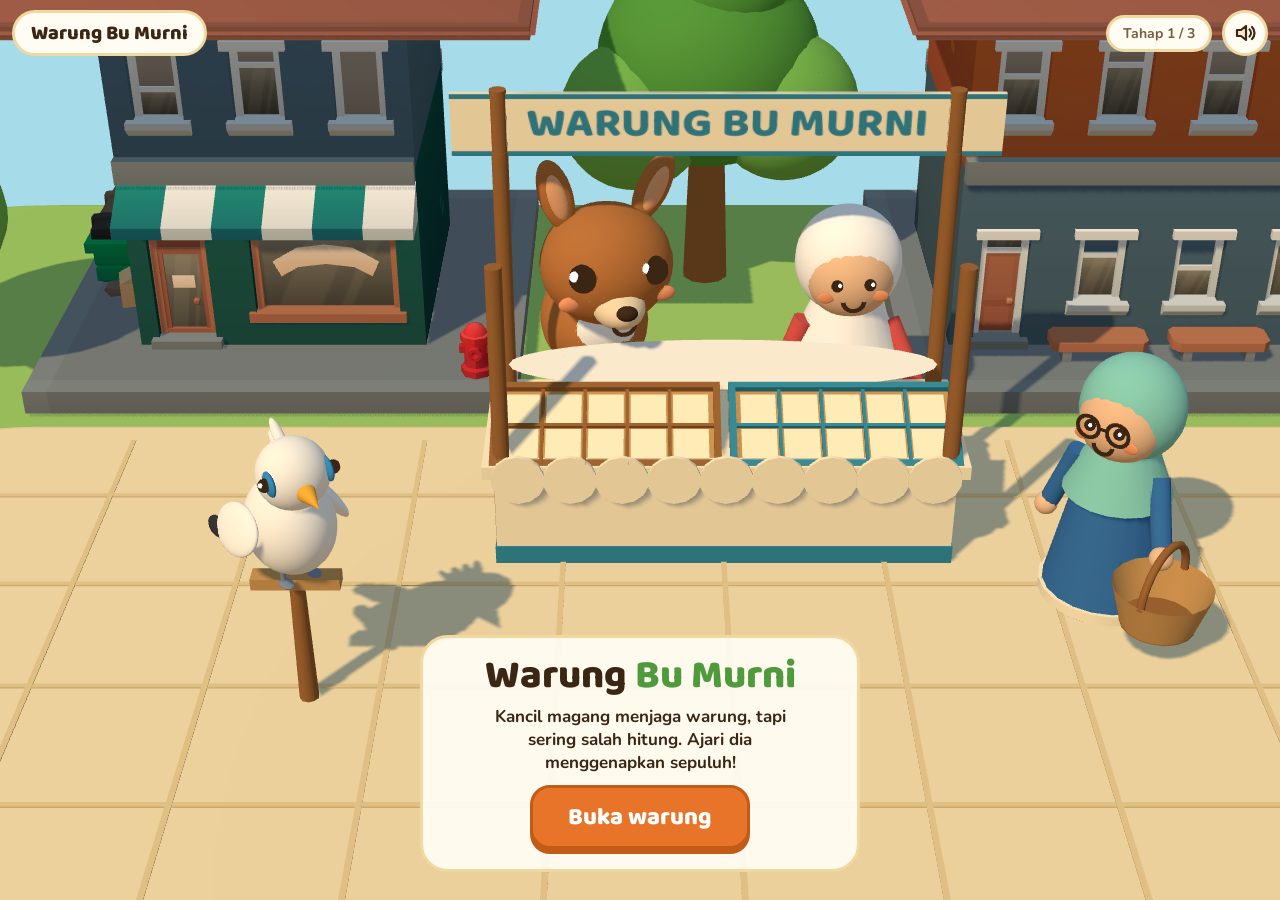
<file: kebun-hitung/bab02/index.html>
<!DOCTYPE html>
<html lang="id">
<head>
<meta charset="utf-8">
<meta name="viewport" content="width=device-width, initial-scale=1, viewport-fit=cover">
<title>Warung Bu Murni · Kota Kancil</title>
<meta name="theme-color" content="#A6DCEA">
<link rel="preconnect" href="https://fonts.googleapis.com">
<link rel="preconnect" href="https://fonts.gstatic.com" crossorigin>
<link href="https://fonts.googleapis.com/css2?family=Baloo+2:wght@600;700;800&family=Nunito:wght@700;800&display=swap" rel="stylesheet">
<style>
:root {
  /* Pagi di pasar: langit krem ke persik, tinta cokelat, aksen jingga tebu. Adegan 3D memenuhi layar; UI hanya menempel di tepi. */
  --sky-top: #BFE6F2; --sky-bottom: #FFE9B8; --ink: #3B2614; --ink-soft: #7A5B3E; --card: #FFFCF3; --line: #F0D9A0;
  --accent: #E8742A; --accent-deep: #C25A18; --leaf: #4E9A3C; --jali: #2F8FD0;
  --display: "Baloo 2", "Nunito", system-ui, sans-serif; --body: "Nunito", system-ui, sans-serif;
  color-scheme: light;
}
* { box-sizing: border-box; }
[hidden] { display: none !important; }
html, body { height: 100%; margin: 0; overflow: hidden; }
body { background: #A6DCEA; color: var(--ink); font-family: var(--body); font-weight: 700; -webkit-tap-highlight-color: transparent; user-select: none; -webkit-user-select: none; touch-action: none; }
#scene { position: fixed; inset: 0; width: 100%; height: 100%; display: block; }
button { font: inherit; color: inherit; cursor: pointer; }
button:focus-visible { outline: 4px solid var(--accent); outline-offset: 3px; }

.hud { position: fixed; top: calc(10px + env(safe-area-inset-top)); left: 12px; right: 12px; display: flex; align-items: center; gap: 10px; pointer-events: none; z-index: 3; }
.hud > * { pointer-events: auto; }
.place { font-family: var(--display); font-weight: 800; font-size: 20px; background: var(--card); border: 3px solid var(--line); border-radius: 999px; padding: 4px 16px; }
.chip { margin-left: auto; font-size: 14px; background: var(--card); border: 3px solid var(--line); border-radius: 999px; padding: 6px 14px; color: var(--ink-soft); }
.icon-btn { width: 46px; height: 46px; border-radius: 50%; border: 3px solid var(--line); background: var(--card); display: grid; place-items: center; position: relative; }
.icon-btn svg { width: 24px; height: 24px; }
.icon-btn[aria-pressed="false"]::after { content: ""; position: absolute; width: 30px; height: 3px; background: var(--ink); transform: rotate(-45deg); border-radius: 2px; }

#topstack { position: fixed; left: 50%; top: calc(66px + env(safe-area-inset-top)); transform: translateX(-50%); z-index: 2; display: flex; flex-direction: column; align-items: center; gap: 8px; pointer-events: none; width: calc(100vw - 24px); }
@media (min-aspect-ratio: 9/10) and (min-width: 700px) { #topstack { left: 16px; transform: none; align-items: flex-start; width: min(420px, 36vw); top: calc(72px + env(safe-area-inset-top)); } #bubble { max-width: 100%; } }
body .kk-opt { min-width: 0; flex-wrap: wrap; row-gap: 0; }
@media (max-width: 480px) { body .kk-opt small { flex-basis: 100%; text-align: center; } body .kk-opt img { width: 44px; height: 44px; } }
#eq { background: var(--card); border: 3px solid var(--line); border-radius: 18px; padding: 2px 16px; display: flex; gap: 14px; align-items: baseline; box-shadow: 0 4px 0 rgba(59,38,20,.12); }
#eq b { font-family: var(--display); font-weight: 800; font-size: 40px; line-height: 1.1; font-variant-numeric: tabular-nums; white-space: nowrap; }
#eq i { font-style: normal; font-family: var(--display); font-weight: 800; font-size: 34px; color: #fff; background: var(--accent); border-radius: 999px; min-width: 52px; text-align: center; padding: 0 10px; }
#eq.ok b { color: var(--leaf); } #eq.bad b { color: #c0392b; }
.place { text-decoration: none; color: inherit; }
#bubble { position: relative; width: max-content; max-width: min(460px, calc(100vw - 24px)); background: var(--card); border: 3px solid var(--line); border-left-width: 10px; border-left-color: var(--accent); border-radius: 20px; padding: 8px 16px 10px; pointer-events: none; box-shadow: 0 6px 0 rgba(59,38,20,.12); }
#bubble[data-who="jali"] { border-color: var(--jali); }
#bubble[data-who="sari"] { border-left-color: #E8574B; }
#who { font-size: 11px; letter-spacing: .06em; text-transform: uppercase; color: var(--accent); }
#bubble[data-who="jali"] #who { color: var(--jali); }
#msg { font-size: 18px; line-height: 1.3; }

#alert { position: fixed; left: 0; top: 0; z-index: 1; width: 58px; height: 58px; border-radius: 50%; background: var(--accent); color: #fff; font-family: var(--display); font-weight: 800; font-size: 40px; display: grid; place-items: center; border: 4px solid #fff; box-shadow: 0 4px 0 var(--accent-deep); pointer-events: none; }

#ask { position: fixed; left: 0; top: 0; z-index: 1; background: var(--card); border: 4px solid var(--ink, #3b2614); border-radius: 22px; padding: 6px 14px 8px; display: flex; align-items: center; gap: 6px; box-shadow: 0 4px 0 rgba(59,38,20,.18); pointer-events: none; }
#ask img { width: 64px; height: 64px; } #ask div { display: grid; grid-template-columns: repeat(3, 20px); gap: 5px; } #ask u { width: 20px; height: 20px; border-radius: 50%; border: 2.5px solid var(--accent); } #ask u.on { background: var(--accent); }
#order { position: fixed; left: 50%; bottom: calc(14px + env(safe-area-inset-bottom)); transform: translateX(-50%); display: flex; gap: 10px; z-index: 3; }
.want { white-space: nowrap; display: flex; align-items: baseline; gap: 4px; background: var(--card); border: 3px solid var(--line); border-radius: 22px; padding: 6px 16px 6px 8px; box-shadow: 0 5px 0 rgba(59,38,20,.12); }
.want img { width: 54px; height: 54px; align-self: center; }
.want b { font-family: var(--display); font-weight: 800; font-size: 40px; line-height: 1; color: var(--accent); font-variant-numeric: tabular-nums; }
.want span { font-family: var(--display); font-weight: 700; font-size: 22px; color: var(--ink-soft); }
.want i { font-style: normal; font-size: 14px; color: var(--ink-soft); margin-left: 6px; align-self: center; }
.want.done { border-color: var(--leaf); } .want.done b { color: var(--leaf); }

#rotate { display: none; position: fixed; left: 50%; top: calc(66px + env(safe-area-inset-top)); transform: translateX(-50%); z-index: 3; font-size: 13px; color: var(--ink-soft); background: var(--card); border: 2px solid var(--line); border-radius: 999px; padding: 4px 12px; white-space: nowrap; pointer-events: none; }
#intro { position: fixed; inset: 0; z-index: 10; display: grid; place-items: end center; padding: 0 16px calc(28px + env(safe-area-inset-bottom)); transition: opacity .4s, visibility .4s; }
#intro.gone { opacity: 0; visibility: hidden; }
.intro-card { background: rgba(255,252,243,.94); border: 3px solid var(--line); border-radius: 28px; padding: 18px 22px 20px; text-align: center; width: min(100%, 440px); display: flex; flex-direction: column; gap: 10px; align-items: center; }
h1 { font-family: var(--display); font-weight: 800; font-size: 40px; line-height: 1; margin: 0; text-wrap: balance; } h1 span { color: var(--leaf); }
.lead { margin: 0; font-size: 17px; line-height: 1.35; max-width: 30ch; }
.btn { border-radius: 20px; min-height: 64px; min-width: 220px; padding: 8px 22px; font-family: var(--display); font-weight: 800; font-size: 24px; border: 3px solid var(--accent-deep); background: var(--accent); color: #fff; box-shadow: 0 5px 0 var(--accent-deep); }
.btn:active:not(:disabled) { transform: translateY(3px); box-shadow: none; } .btn:disabled { opacity: .5; }
#loading { font-size: 14px; color: var(--ink-soft); }
.confetti { position: fixed; inset: 0; pointer-events: none; z-index: 8; overflow: hidden; }
.confetti i { position: absolute; top: -12px; width: 10px; height: 14px; border-radius: 3px; animation: fall 1.6s ease-in forwards; }
@keyframes fall { to { transform: translateY(110vh) rotate(540deg); opacity: .7; } }
@media (max-width: 480px) { #ask img { width: 50px; height: 50px; } #ask div { grid-template-columns: repeat(3, 16px); } #ask u { width: 16px; height: 16px; } #msg { font-size: 16px; } .want b { font-size: 32px; } .want img { width: 44px; height: 44px; } .place { font-size: 17px; } h1 { font-size: 34px; } }
@media (prefers-reduced-motion: reduce) { .confetti { display: none; } }
</style>
<link rel="stylesheet" href="../kit/ui.css">
</head>
<body>
<canvas id="scene"></canvas>
<div class="hud">
  <a class="place" href="../cerita/">Warung Bu Murni</a>
  <div class="chip" id="stageChip">Tahap 1 / 3</div>
  <button class="icon-btn" id="soundBtn" aria-pressed="true" aria-label="Suara"><svg viewBox="0 0 24 24" fill="none" stroke="#3B2614" stroke-width="2.2" stroke-linecap="round" stroke-linejoin="round"><path d="M4 9h4l5-4v14l-5-4H4z" fill="#FCE7C8"/><path d="M16.5 8.5a5 5 0 0 1 0 7"/><path d="M19 6a8.5 8.5 0 0 1 0 12"/></svg></button>
</div>
<div id="topstack"><div id="bubble" hidden><div id="who"></div><div id="msg"></div></div><div id="eq" hidden></div></div>

<div id="intro"><div class="intro-card">
  <h1>Warung <span>Bu Murni</span></h1>
  <p class="lead">Kancil magang menjaga warung, tapi sering salah hitung. Ajari dia menggenapkan sepuluh!</p>
  <button class="btn" id="startBtn" disabled>Buka warung</button>
  <div id="loading">Menata warung...</div>
</div></div>
<script>
(function () {
  var show = function (m) { var l = document.getElementById('loading'); if (l) l.textContent = 'Ada gangguan: ' + m; };
  addEventListener('error', function (e) { show(e.message || 'berkas gagal dimuat'); }, true);
  addEventListener('unhandledrejection', function (e) { show((e.reason && e.reason.message) || e.reason); });
  try { var c = document.createElement('canvas'); if (!c.getContext('webgl2')) show('browser ini belum mendukung WebGL2. Coba Chrome atau Safari terbaru.'); } catch (e) { show('grafis 3D tidak tersedia.'); }
  setTimeout(function () { var l = document.getElementById('loading'); if (l && l.textContent.indexOf('Menata') === 0) l.textContent = 'Masih memuat... kalau lama, tutup lalu buka lagi halaman ini.'; }, 20000);
})();
</script>
<script src="../kit/ui.js"></script>
<script src="./app.bundle.js"></script>
</body>
</html>
</file>
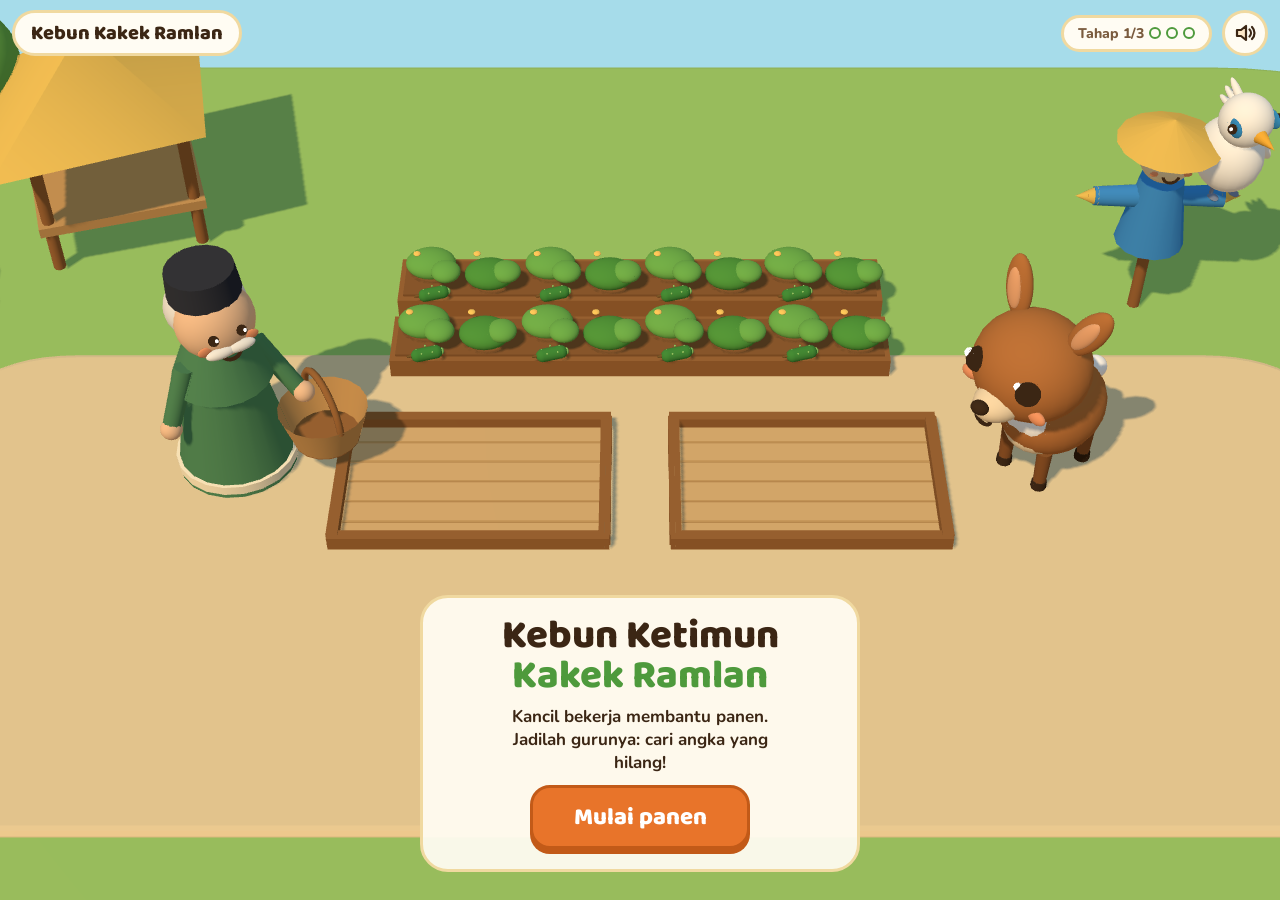
<file: kebun-hitung/bab03/index.html>
<!DOCTYPE html>
<html lang="id">
<head>
<meta charset="utf-8">
<meta name="viewport" content="width=device-width, initial-scale=1, viewport-fit=cover">
<title>Kebun Ketimun Kakek Ramlan · Kota Kancil</title>
<meta name="theme-color" content="#A6DCEA">
<link rel="preconnect" href="https://fonts.googleapis.com">
<link rel="preconnect" href="https://fonts.gstatic.com" crossorigin>
<link rel="stylesheet" href="../kit/ui.css">
<link href="https://fonts.googleapis.com/css2?family=Baloo+2:wght@600;700;800&family=Nunito:wght@700;800&display=swap" rel="stylesheet">
<style>
:root {
  /* Pagi di pasar: langit krem ke persik, tinta cokelat, aksen jingga tebu. Adegan 3D memenuhi layar; UI hanya menempel di tepi. */
  --sky-top: #BFE6F2; --sky-bottom: #FFE9B8; --ink: #3B2614; --ink-soft: #7A5B3E; --card: #FFFCF3; --line: #F0D9A0;
  --accent: #E8742A; --accent-deep: #C25A18; --leaf: #4E9A3C; --jali: #2F8FD0;
  --display: "Baloo 2", "Nunito", system-ui, sans-serif; --body: "Nunito", system-ui, sans-serif;
  color-scheme: light;
}
* { box-sizing: border-box; }
[hidden] { display: none !important; }
html, body { height: 100%; margin: 0; overflow: hidden; }
body { background: #A6DCEA; color: var(--ink); font-family: var(--body); font-weight: 700; -webkit-tap-highlight-color: transparent; user-select: none; -webkit-user-select: none; touch-action: none; }
#scene { position: fixed; inset: 0; width: 100%; height: 100%; display: block; }
button { font: inherit; color: inherit; cursor: pointer; }
button:focus-visible { outline: 4px solid var(--accent); outline-offset: 3px; }

.hud { position: fixed; top: calc(10px + env(safe-area-inset-top)); left: 12px; right: 12px; display: flex; align-items: center; gap: 10px; pointer-events: none; z-index: 3; }
.hud > * { pointer-events: auto; }
.place { font-family: var(--display); font-weight: 800; font-size: 20px; background: var(--card); border: 3px solid var(--line); border-radius: 999px; padding: 4px 16px; }
.chip { margin-left: auto; font-size: 14px; background: var(--card); border: 3px solid var(--line); border-radius: 999px; padding: 6px 14px; color: var(--ink-soft); }
.icon-btn { width: 46px; height: 46px; border-radius: 50%; border: 3px solid var(--line); background: var(--card); display: grid; place-items: center; position: relative; }
.icon-btn svg { width: 24px; height: 24px; }
.icon-btn[aria-pressed="false"]::after { content: ""; position: absolute; width: 30px; height: 3px; background: var(--ink); transform: rotate(-45deg); border-radius: 2px; }

#top { position: fixed; left: 0; right: 0; top: calc(66px + env(safe-area-inset-top)); z-index: 2; display: flex; flex-direction: column; align-items: center; gap: 8px; pointer-events: none; padding: 0 12px; }
#bubble { width: max-content; max-width: min(460px, calc(100vw - 24px)); background: var(--card); border: 3px solid var(--line); border-left-width: 10px; border-left-color: var(--accent); border-radius: 20px; padding: 8px 16px 10px; pointer-events: none; box-shadow: 0 6px 0 rgba(59,38,20,.12); }
#bubble[data-who="jali"] { border-color: var(--jali); }
#bubble[data-who="sari"] { border-left-color: #E8574B; }
#who { font-size: 11px; letter-spacing: .06em; text-transform: uppercase; color: var(--accent); }
#bubble[data-who="jali"] #who { color: var(--jali); }
#msg { font-size: 18px; line-height: 1.3; }

#alert { position: fixed; left: 0; top: 0; z-index: 1; width: 58px; height: 58px; border-radius: 50%; background: var(--accent); color: #fff; font-family: var(--display); font-weight: 800; font-size: 40px; display: grid; place-items: center; border: 4px solid #fff; box-shadow: 0 4px 0 var(--accent-deep); pointer-events: none; }

#ask { position: fixed; left: 0; top: 0; z-index: 1; background: var(--card); border: 4px solid var(--ink, #3b2614); border-radius: 22px; padding: 6px 14px 8px; display: flex; align-items: center; gap: 6px; box-shadow: 0 4px 0 rgba(59,38,20,.18); pointer-events: none; }
#ask img { width: 64px; height: 64px; } #ask div { display: grid; grid-template-columns: repeat(3, 20px); gap: 5px; } #ask u { width: 20px; height: 20px; border-radius: 50%; border: 2.5px solid var(--accent); } #ask u.on { background: var(--accent); }
#order { position: fixed; left: 50%; bottom: calc(14px + env(safe-area-inset-bottom)); transform: translateX(-50%); display: flex; gap: 10px; z-index: 3; }
.want { white-space: nowrap; display: flex; align-items: baseline; gap: 4px; background: var(--card); border: 3px solid var(--line); border-radius: 22px; padding: 6px 16px 6px 8px; box-shadow: 0 5px 0 rgba(59,38,20,.12); }
.want img { width: 54px; height: 54px; align-self: center; }
.want b { font-family: var(--display); font-weight: 800; font-size: 40px; line-height: 1; color: var(--accent); font-variant-numeric: tabular-nums; }
.want span { font-family: var(--display); font-weight: 700; font-size: 22px; color: var(--ink-soft); }
.want i { font-style: normal; font-size: 14px; color: var(--ink-soft); margin-left: 6px; align-self: center; }
.want.done { border-color: var(--leaf); } .want.done b { color: var(--leaf); }

#rotate { display: none; position: fixed; left: 50%; top: calc(66px + env(safe-area-inset-top)); transform: translateX(-50%); z-index: 3; font-size: 13px; color: var(--ink-soft); background: var(--card); border: 2px solid var(--line); border-radius: 999px; padding: 4px 12px; white-space: nowrap; pointer-events: none; }
#intro { position: fixed; inset: 0; z-index: 10; display: grid; place-items: end center; padding: 0 16px calc(28px + env(safe-area-inset-bottom)); transition: opacity .4s, visibility .4s; }
#intro.gone { opacity: 0; visibility: hidden; }
.intro-card { background: rgba(255,252,243,.94); border: 3px solid var(--line); border-radius: 28px; padding: 18px 22px 20px; text-align: center; width: min(100%, 440px); display: flex; flex-direction: column; gap: 10px; align-items: center; }
h1 { font-family: var(--display); font-weight: 800; font-size: 40px; line-height: 1; margin: 0; text-wrap: balance; } h1 span { color: var(--leaf); }
.lead { margin: 0; font-size: 17px; line-height: 1.35; max-width: 30ch; }
.btn { border-radius: 20px; min-height: 64px; min-width: 220px; padding: 8px 22px; font-family: var(--display); font-weight: 800; font-size: 24px; border: 3px solid var(--accent-deep); background: var(--accent); color: #fff; box-shadow: 0 5px 0 var(--accent-deep); }
.btn:active:not(:disabled) { transform: translateY(3px); box-shadow: none; } .btn:disabled { opacity: .5; }
#loading { font-size: 14px; color: var(--ink-soft); }
.confetti { position: fixed; inset: 0; pointer-events: none; z-index: 8; overflow: hidden; }
.confetti i { position: absolute; top: -12px; width: 10px; height: 14px; border-radius: 3px; animation: fall 1.6s ease-in forwards; }
@keyframes fall { to { transform: translateY(110vh) rotate(540deg); opacity: .7; } }
@media (max-width: 480px) { #ask img { width: 50px; height: 50px; } #ask div { grid-template-columns: repeat(3, 16px); } #ask u { width: 16px; height: 16px; } #msg { font-size: 16px; } .want b { font-size: 32px; } .want img { width: 44px; height: 44px; } .place { font-size: 17px; } h1 { font-size: 34px; } }

a.place { text-decoration: none; color: var(--ink); white-space: nowrap; } .chip { white-space: nowrap; }
@media (max-width: 480px) { a.place { font-size: 15px; padding: 4px 12px; } .chip { font-size: 13px; padding: 5px 10px; } }
.chip { display: flex; align-items: center; gap: 5px; font-weight: 800; }
.chip u { width: 12px; height: 12px; border-radius: 50%; border: 2.5px solid var(--leaf); display: inline-block; } .chip u.on { background: var(--leaf); }
#eq { display: flex; align-items: center; gap: 8px; background: var(--card); border: 3px solid var(--line); border-radius: 22px; padding: 4px 16px; box-shadow: 0 5px 0 rgba(59,38,20,.12); }
#eq svg { width: 40px; height: 20px; }
#eq b { font-family: var(--display); font-weight: 800; font-size: 42px; line-height: 1.05; font-variant-numeric: tabular-nums; min-width: 1ch; text-align: center; }
#eq em { font-style: normal; font-family: var(--display); font-weight: 800; font-size: 34px; color: var(--ink-soft); }
#eq b.q { min-width: 58px; border-radius: 14px; background: #FFE2C4; color: var(--accent); border: 3px dashed var(--accent); padding: 0 6px; }
#eq b.q.ok { background: var(--leaf); color: #fff; border-style: solid; border-color: #2f6b22; }
#eq[data-who="kancil"] { border-color: #E8574B; background: #FFF1EC; } #eq i { font-style: normal; font-size: 14px; color: #c23f35; }
@media (max-width: 480px) { #eq b { font-size: 36px; } #eq em { font-size: 28px; } #eq { gap: 6px; padding: 3px 12px; } }
@media (prefers-reduced-motion: reduce) { .confetti { display: none; } }
</style>
</head>
<body>
<canvas id="scene"></canvas>
<div class="hud">
  <a class="place" href="../cerita/">Kebun Kakek Ramlan</a>
  <div class="chip" id="stage">Tahap 1/3</div>
  <button class="icon-btn" id="soundBtn" aria-pressed="true" aria-label="Suara"><svg viewBox="0 0 24 24" fill="none" stroke="#3B2614" stroke-width="2.2" stroke-linecap="round" stroke-linejoin="round"><path d="M4 9h4l5-4v14l-5-4H4z" fill="#FCE7C8"/><path d="M16.5 8.5a5 5 0 0 1 0 7"/><path d="M19 6a8.5 8.5 0 0 1 0 12"/></svg></button>
</div>
<div id="top"><div id="bubble" hidden><div id="who"></div><div id="msg"></div></div><div id="eq" hidden></div></div>

<div id="intro"><div class="intro-card">
  <h1>Kebun Ketimun <span>Kakek Ramlan</span></h1>
  <p class="lead">Kancil bekerja membantu panen. Jadilah gurunya: cari angka yang hilang!</p>
  <button class="btn" id="startBtn" disabled>Mulai panen</button>
  <div id="loading">Menata kebun...</div>
</div></div>
<script>
(function () {
  var show = function (m) { var l = document.getElementById('loading'); if (l) l.textContent = 'Ada gangguan: ' + m; };
  addEventListener('error', function (e) { show(e.message || 'berkas gagal dimuat'); }, true);
  addEventListener('unhandledrejection', function (e) { show((e.reason && e.reason.message) || e.reason); });
  try { var c = document.createElement('canvas'); if (!c.getContext('webgl2')) show('browser ini belum mendukung WebGL2. Coba Chrome atau Safari terbaru.'); } catch (e) { show('grafis 3D tidak tersedia.'); }
  setTimeout(function () { var l = document.getElementById('loading'); if (l && l.textContent.indexOf('Menata') === 0) l.textContent = 'Masih memuat... kalau lama, tutup lalu buka lagi halaman ini.'; }, 20000);
})();
</script>
<script src="../kit/ui.js"></script>
<script src="./app.bundle.js"></script>
</body>
</html>
</file>
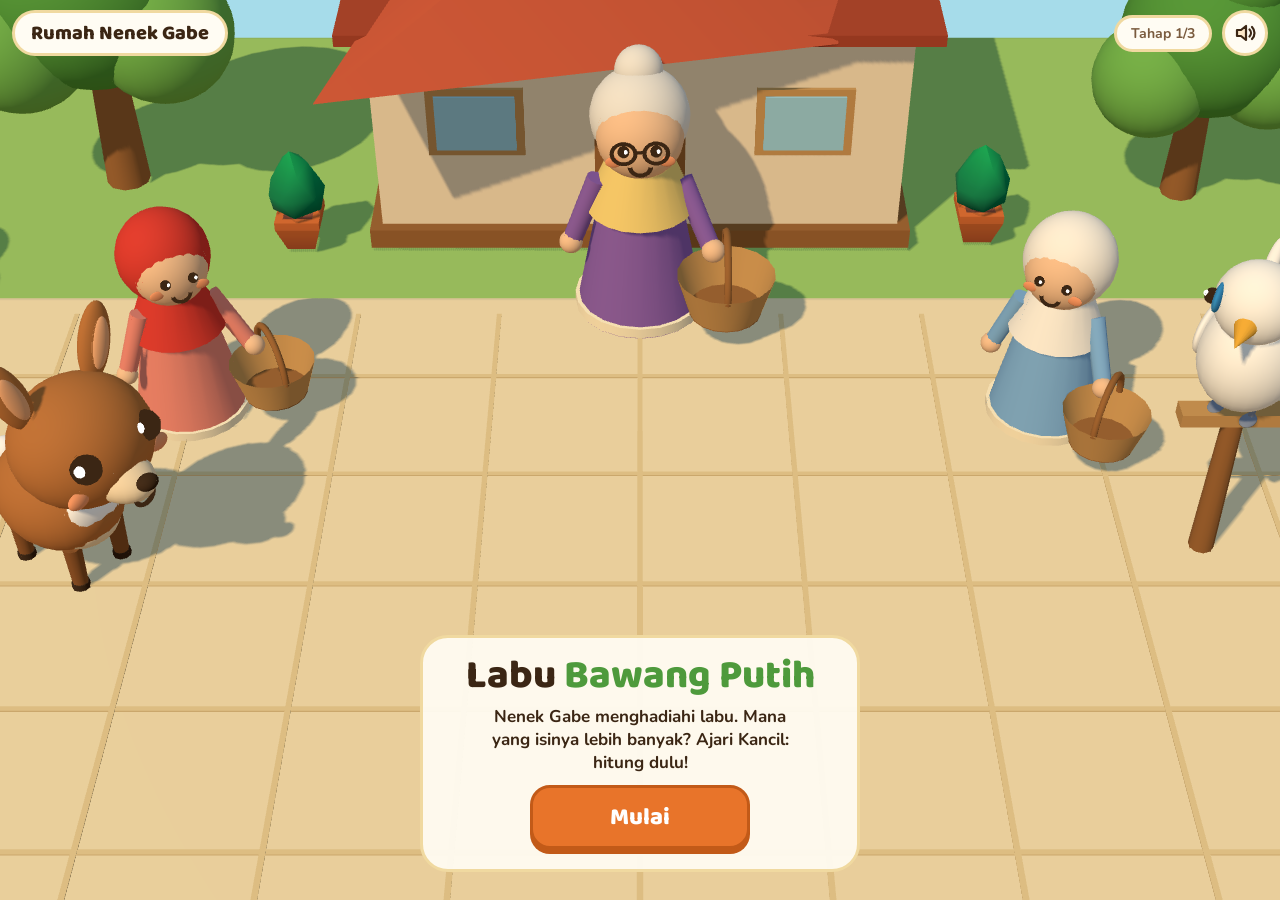
<file: kebun-hitung/bab04/index.html>
<!DOCTYPE html>
<html lang="id">
<head>
<meta charset="utf-8">
<meta name="viewport" content="width=device-width, initial-scale=1, viewport-fit=cover">
<title>Labu Bawang Putih · Kota Kancil</title>
<meta name="theme-color" content="#A6DCEA">
<link rel="preconnect" href="https://fonts.googleapis.com">
<link rel="preconnect" href="https://fonts.gstatic.com" crossorigin>
<link href="https://fonts.googleapis.com/css2?family=Baloo+2:wght@600;700;800&family=Nunito:wght@700;800&display=swap" rel="stylesheet">
<style>
:root {
  /* Pagi di pasar: langit krem ke persik, tinta cokelat, aksen jingga tebu. Adegan 3D memenuhi layar; UI hanya menempel di tepi. */
  --sky-top: #BFE6F2; --sky-bottom: #FFE9B8; --ink: #3B2614; --ink-soft: #7A5B3E; --card: #FFFCF3; --line: #F0D9A0;
  --accent: #E8742A; --accent-deep: #C25A18; --leaf: #4E9A3C; --jali: #2F8FD0;
  --display: "Baloo 2", "Nunito", system-ui, sans-serif; --body: "Nunito", system-ui, sans-serif;
  color-scheme: light;
}
* { box-sizing: border-box; }
[hidden] { display: none !important; }
html, body { height: 100%; margin: 0; overflow: hidden; }
body { background: #A6DCEA; color: var(--ink); font-family: var(--body); font-weight: 700; -webkit-tap-highlight-color: transparent; user-select: none; -webkit-user-select: none; touch-action: none; }
#scene { position: fixed; inset: 0; width: 100%; height: 100%; display: block; }
button { font: inherit; color: inherit; cursor: pointer; }
button:focus-visible { outline: 4px solid var(--accent); outline-offset: 3px; }

.hud { position: fixed; top: calc(10px + env(safe-area-inset-top)); left: 12px; right: 12px; display: flex; align-items: center; gap: 10px; pointer-events: none; z-index: 3; }
.hud > * { pointer-events: auto; }
.place { font-family: var(--display); font-weight: 800; font-size: 20px; background: var(--card); border: 3px solid var(--line); border-radius: 999px; padding: 4px 16px; }
.chip { margin-left: auto; font-size: 14px; background: var(--card); border: 3px solid var(--line); border-radius: 999px; padding: 6px 14px; color: var(--ink-soft); }
.icon-btn { width: 46px; height: 46px; border-radius: 50%; border: 3px solid var(--line); background: var(--card); display: grid; place-items: center; position: relative; }
.icon-btn svg { width: 24px; height: 24px; }
.icon-btn[aria-pressed="false"]::after { content: ""; position: absolute; width: 30px; height: 3px; background: var(--ink); transform: rotate(-45deg); border-radius: 2px; }

#bubble { position: fixed; left: 50%; top: calc(66px + env(safe-area-inset-top)); transform: translateX(-50%); z-index: 2; width: max-content; max-width: min(460px, calc(100vw - 24px)); background: var(--card); border: 3px solid var(--line); border-left-width: 10px; border-left-color: var(--accent); border-radius: 20px; padding: 8px 16px 10px; pointer-events: none; box-shadow: 0 6px 0 rgba(59,38,20,.12); }
#bubble[data-who="jali"] { border-color: var(--jali); }
#bubble[data-who="merah"] { border-left-color: #D8392F; } #bubble[data-who="merah"] #who { color: #D8392F; }
#bubble[data-who="putih"] { border-left-color: #2F7FD6; } #bubble[data-who="putih"] #who { color: #2F7FD6; }
#bubble[data-who="nenek"] { border-left-color: #8A5FB0; } #bubble[data-who="nenek"] #who { color: #8A5FB0; }
a.place { color: inherit; text-decoration: none; }
#who { font-size: 11px; letter-spacing: .06em; text-transform: uppercase; color: var(--accent); }
#bubble[data-who="jali"] #who { color: var(--jali); }
#msg { font-size: 18px; line-height: 1.3; }

#alert { position: fixed; left: 0; top: 0; z-index: 1; width: 58px; height: 58px; border-radius: 50%; background: var(--accent); color: #fff; font-family: var(--display); font-weight: 800; font-size: 40px; display: grid; place-items: center; border: 4px solid #fff; box-shadow: 0 4px 0 var(--accent-deep); pointer-events: none; }

#ask { position: fixed; left: 0; top: 0; z-index: 1; background: var(--card); border: 4px solid var(--ink, #3b2614); border-radius: 22px; padding: 6px 14px 8px; display: flex; align-items: center; gap: 6px; box-shadow: 0 4px 0 rgba(59,38,20,.18); pointer-events: none; }
#ask img { width: 64px; height: 64px; } #ask div { display: grid; grid-template-columns: repeat(3, 20px); gap: 5px; } #ask u { width: 20px; height: 20px; border-radius: 50%; border: 2.5px solid var(--accent); } #ask u.on { background: var(--accent); }
#order { position: fixed; left: 50%; bottom: calc(14px + env(safe-area-inset-bottom)); transform: translateX(-50%); display: flex; gap: 10px; z-index: 3; }
.want { white-space: nowrap; display: flex; align-items: baseline; gap: 4px; background: var(--card); border: 3px solid var(--line); border-radius: 22px; padding: 6px 16px 6px 8px; box-shadow: 0 5px 0 rgba(59,38,20,.12); }
.want img { width: 54px; height: 54px; align-self: center; }
.want b { font-family: var(--display); font-weight: 800; font-size: 40px; line-height: 1; color: var(--accent); font-variant-numeric: tabular-nums; }
.want span { font-family: var(--display); font-weight: 700; font-size: 22px; color: var(--ink-soft); }
.want i { font-style: normal; font-size: 14px; color: var(--ink-soft); margin-left: 6px; align-self: center; }
.want.done { border-color: var(--leaf); } .want.done b { color: var(--leaf); }

#rotate { display: none; position: fixed; left: 50%; top: calc(66px + env(safe-area-inset-top)); transform: translateX(-50%); z-index: 3; font-size: 13px; color: var(--ink-soft); background: var(--card); border: 2px solid var(--line); border-radius: 999px; padding: 4px 12px; white-space: nowrap; pointer-events: none; }
#intro { position: fixed; inset: 0; z-index: 10; display: grid; place-items: end center; padding: 0 16px calc(28px + env(safe-area-inset-bottom)); transition: opacity .4s, visibility .4s; }
#intro.gone { opacity: 0; visibility: hidden; }
.intro-card { background: rgba(255,252,243,.94); border: 3px solid var(--line); border-radius: 28px; padding: 18px 22px 20px; text-align: center; width: min(100%, 440px); display: flex; flex-direction: column; gap: 10px; align-items: center; }
h1 { font-family: var(--display); font-weight: 800; font-size: 40px; line-height: 1; margin: 0; text-wrap: balance; } h1 span { color: var(--leaf); }
.lead { margin: 0; font-size: 17px; line-height: 1.35; max-width: 30ch; }
.btn { border-radius: 20px; min-height: 64px; min-width: 220px; padding: 8px 22px; font-family: var(--display); font-weight: 800; font-size: 24px; border: 3px solid var(--accent-deep); background: var(--accent); color: #fff; box-shadow: 0 5px 0 var(--accent-deep); }
.btn:active:not(:disabled) { transform: translateY(3px); box-shadow: none; } .btn:disabled { opacity: .5; }
#loading { font-size: 14px; color: var(--ink-soft); }
.confetti { position: fixed; inset: 0; pointer-events: none; z-index: 8; overflow: hidden; }
.confetti i { position: absolute; top: -12px; width: 10px; height: 14px; border-radius: 3px; animation: fall 1.6s ease-in forwards; }
@keyframes fall { to { transform: translateY(110vh) rotate(540deg); opacity: .7; } }
@media (max-width: 480px) { #ask img { width: 50px; height: 50px; } #ask div { grid-template-columns: repeat(3, 16px); } #ask u { width: 16px; height: 16px; } #msg { font-size: 16px; } .want b { font-size: 32px; } .want img { width: 44px; height: 44px; } .place { font-size: 17px; } h1 { font-size: 34px; } }
@media (prefers-reduced-motion: reduce) { .confetti { display: none; } }
</style>
</head>
<body>
<canvas id="scene"></canvas>
<div class="hud">
  <a class="place" href="../cerita/">Rumah Nenek Gabe</a>
  <div class="chip" id="stage">Tahap 1/3</div>
  <button class="icon-btn" id="soundBtn" aria-pressed="true" aria-label="Suara"><svg viewBox="0 0 24 24" fill="none" stroke="#3B2614" stroke-width="2.2" stroke-linecap="round" stroke-linejoin="round"><path d="M4 9h4l5-4v14l-5-4H4z" fill="#FCE7C8"/><path d="M16.5 8.5a5 5 0 0 1 0 7"/><path d="M19 6a8.5 8.5 0 0 1 0 12"/></svg></button>
</div>
<div id="bubble" hidden><div id="who"></div><div id="msg"></div></div>

<div id="intro"><div class="intro-card">
  <h1>Labu <span>Bawang Putih</span></h1>
  <p class="lead">Nenek Gabe menghadiahi labu. Mana yang isinya lebih banyak? Ajari Kancil: hitung dulu!</p>
  <button class="btn" id="startBtn" disabled>Mulai</button>
  <div id="loading">Menata halaman Nenek...</div>
</div></div>
<script>
(function () {
  var show = function (m) { var l = document.getElementById('loading'); if (l) l.textContent = 'Ada gangguan: ' + m; };
  addEventListener('error', function (e) { show(e.message || 'berkas gagal dimuat'); }, true);
  addEventListener('unhandledrejection', function (e) { show((e.reason && e.reason.message) || e.reason); });
  try { var c = document.createElement('canvas'); if (!c.getContext('webgl2')) show('browser ini belum mendukung WebGL2. Coba Chrome atau Safari terbaru.'); } catch (e) { show('grafis 3D tidak tersedia.'); }
  setTimeout(function () { var l = document.getElementById('loading'); if (l && l.textContent.indexOf('Menata') === 0) l.textContent = 'Masih memuat... kalau lama, tutup lalu buka lagi halaman ini.'; }, 20000);
})();
</script>
<link rel="stylesheet" href="../kit/ui.css">
<script src="../kit/ui.js"></script>
<script src="./app.bundle.js"></script>
</body>
</html>
</file>
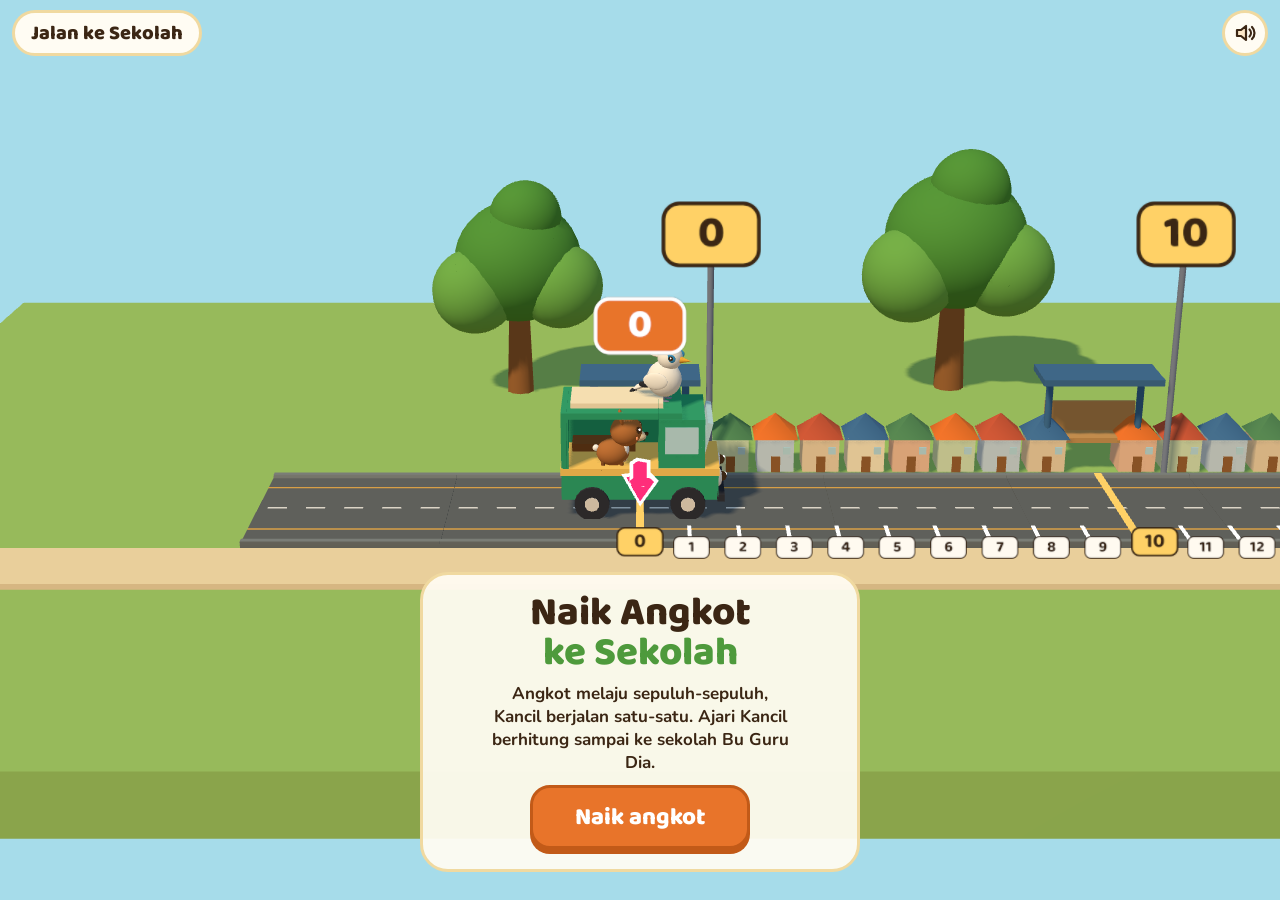
<file: kebun-hitung/bab05/index.html>
<!DOCTYPE html>
<html lang="id">
<head>
<meta charset="utf-8">
<meta name="viewport" content="width=device-width, initial-scale=1, viewport-fit=cover">
<title>Naik Angkot ke Sekolah · Kota Kancil</title>
<meta name="theme-color" content="#A6DCEA">
<link rel="preconnect" href="https://fonts.googleapis.com">
<link rel="preconnect" href="https://fonts.gstatic.com" crossorigin>
<link href="https://fonts.googleapis.com/css2?family=Baloo+2:wght@600;700;800&family=Nunito:wght@700;800&display=swap" rel="stylesheet">
<style>
:root {
  /* Pagi di pasar: langit krem ke persik, tinta cokelat, aksen jingga tebu. Adegan 3D memenuhi layar; UI hanya menempel di tepi. */
  --sky-top: #BFE6F2; --sky-bottom: #FFE9B8; --ink: #3B2614; --ink-soft: #7A5B3E; --card: #FFFCF3; --line: #F0D9A0;
  --accent: #E8742A; --accent-deep: #C25A18; --leaf: #4E9A3C; --jali: #2F8FD0;
  --display: "Baloo 2", "Nunito", system-ui, sans-serif; --body: "Nunito", system-ui, sans-serif;
  color-scheme: light;
}
* { box-sizing: border-box; }
[hidden] { display: none !important; }
html, body { height: 100%; margin: 0; overflow: hidden; }
body { background: #A6DCEA; color: var(--ink); font-family: var(--body); font-weight: 700; -webkit-tap-highlight-color: transparent; user-select: none; -webkit-user-select: none; touch-action: none; }
#scene { position: fixed; inset: 0; width: 100%; height: 100%; display: block; }
button { font: inherit; color: inherit; cursor: pointer; }
button:focus-visible { outline: 4px solid var(--accent); outline-offset: 3px; }

.hud { position: fixed; top: calc(10px + env(safe-area-inset-top)); left: 12px; right: 12px; display: flex; align-items: center; gap: 10px; pointer-events: none; z-index: 3; }
.hud > * { pointer-events: auto; }
.place { font-family: var(--display); font-weight: 800; font-size: 20px; background: var(--card); border: 3px solid var(--line); border-radius: 999px; padding: 4px 16px; }
.chip { margin-left: auto; font-size: 14px; background: var(--card); border: 3px solid var(--line); border-radius: 999px; padding: 6px 14px; color: var(--ink-soft); }
.icon-btn { width: 46px; height: 46px; border-radius: 50%; border: 3px solid var(--line); background: var(--card); display: grid; place-items: center; position: relative; }
.icon-btn svg { width: 24px; height: 24px; }
.icon-btn[aria-pressed="false"]::after { content: ""; position: absolute; width: 30px; height: 3px; background: var(--ink); transform: rotate(-45deg); border-radius: 2px; }

#bubble { position: fixed; left: 50%; top: calc(66px + env(safe-area-inset-top)); transform: translateX(-50%); z-index: 2; width: max-content; max-width: min(460px, calc(100vw - 24px)); background: var(--card); border: 3px solid var(--line); border-left-width: 10px; border-left-color: var(--accent); border-radius: 20px; padding: 8px 16px 10px; pointer-events: none; box-shadow: 0 6px 0 rgba(59,38,20,.12); }
#bubble[data-who="jali"] { border-color: var(--jali); }
#bubble[data-who="sari"] { border-left-color: #E8574B; }
#who { font-size: 11px; letter-spacing: .06em; text-transform: uppercase; color: var(--accent); }
#bubble[data-who="jali"] #who { color: var(--jali); }
#msg { font-size: 18px; line-height: 1.3; }

#alert { position: fixed; left: 0; top: 0; z-index: 1; width: 58px; height: 58px; border-radius: 50%; background: var(--accent); color: #fff; font-family: var(--display); font-weight: 800; font-size: 40px; display: grid; place-items: center; border: 4px solid #fff; box-shadow: 0 4px 0 var(--accent-deep); pointer-events: none; }

#ask { position: fixed; left: 0; top: 0; z-index: 1; background: var(--card); border: 4px solid var(--ink, #3b2614); border-radius: 22px; padding: 6px 14px 8px; display: flex; align-items: center; gap: 6px; box-shadow: 0 4px 0 rgba(59,38,20,.18); pointer-events: none; }
#ask img { width: 64px; height: 64px; } #ask div { display: grid; grid-template-columns: repeat(3, 20px); gap: 5px; } #ask u { width: 20px; height: 20px; border-radius: 50%; border: 2.5px solid var(--accent); } #ask u.on { background: var(--accent); }
#order { position: fixed; left: 50%; bottom: calc(14px + env(safe-area-inset-bottom)); transform: translateX(-50%); display: flex; gap: 10px; z-index: 3; }
.want { white-space: nowrap; display: flex; align-items: baseline; gap: 4px; background: var(--card); border: 3px solid var(--line); border-radius: 22px; padding: 6px 16px 6px 8px; box-shadow: 0 5px 0 rgba(59,38,20,.12); }
.want img { width: 54px; height: 54px; align-self: center; }
.want b { font-family: var(--display); font-weight: 800; font-size: 40px; line-height: 1; color: var(--accent); font-variant-numeric: tabular-nums; }
.want span { font-family: var(--display); font-weight: 700; font-size: 22px; color: var(--ink-soft); }
.want i { font-style: normal; font-size: 14px; color: var(--ink-soft); margin-left: 6px; align-self: center; }
.want.done { border-color: var(--leaf); } .want.done b { color: var(--leaf); }

#rotate { display: none; position: fixed; left: 50%; top: calc(66px + env(safe-area-inset-top)); transform: translateX(-50%); z-index: 3; font-size: 13px; color: var(--ink-soft); background: var(--card); border: 2px solid var(--line); border-radius: 999px; padding: 4px 12px; white-space: nowrap; pointer-events: none; }
#intro { position: fixed; inset: 0; z-index: 10; display: grid; place-items: end center; padding: 0 16px calc(28px + env(safe-area-inset-bottom)); transition: opacity .4s, visibility .4s; }
#intro.gone { opacity: 0; visibility: hidden; }
.intro-card { background: rgba(255,252,243,.94); border: 3px solid var(--line); border-radius: 28px; padding: 18px 22px 20px; text-align: center; width: min(100%, 440px); display: flex; flex-direction: column; gap: 10px; align-items: center; }
h1 { font-family: var(--display); font-weight: 800; font-size: 40px; line-height: 1; margin: 0; text-wrap: balance; } h1 span { color: var(--leaf); }
.lead { margin: 0; font-size: 17px; line-height: 1.35; max-width: 30ch; }
.btn { border-radius: 20px; min-height: 64px; min-width: 220px; padding: 8px 22px; font-family: var(--display); font-weight: 800; font-size: 24px; border: 3px solid var(--accent-deep); background: var(--accent); color: #fff; box-shadow: 0 5px 0 var(--accent-deep); }
.btn:active:not(:disabled) { transform: translateY(3px); box-shadow: none; } .btn:disabled { opacity: .5; }
#loading { font-size: 14px; color: var(--ink-soft); }
.confetti { position: fixed; inset: 0; pointer-events: none; z-index: 8; overflow: hidden; }
.confetti i { position: absolute; top: -12px; width: 10px; height: 14px; border-radius: 3px; animation: fall 1.6s ease-in forwards; }
@keyframes fall { to { transform: translateY(110vh) rotate(540deg); opacity: .7; } }
@media (max-width: 480px) { #ask img { width: 50px; height: 50px; } #ask div { grid-template-columns: repeat(3, 16px); } #ask u { width: 16px; height: 16px; } #msg { font-size: 16px; } .want b { font-size: 32px; } .want img { width: 44px; height: 44px; } .place { font-size: 17px; } h1 { font-size: 34px; } }
@media (prefers-reduced-motion: reduce) { .confetti { display: none; } }
#top { position: fixed; left: 50%; top: calc(66px + env(safe-area-inset-top)); transform: translateX(-50%); z-index: 2; display: flex; flex-direction: column; align-items: center; gap: 8px; pointer-events: none; width: max-content; max-width: calc(100vw - 24px); }
#top #bubble { position: static; transform: none; }
#eq { font-family: var(--display); font-weight: 800; font-size: 40px; line-height: 1; background: var(--card); border: 4px solid var(--ink); border-radius: 20px; padding: 6px 18px 4px; box-shadow: 0 5px 0 rgba(59,38,20,.15); white-space: nowrap; font-variant-numeric: tabular-nums; }
#eq b { color: var(--ink); } #eq i { font-style: normal; color: var(--accent); }
a.place { color: inherit; text-decoration: none; }
@media (max-width: 480px) { #eq { font-size: 32px; } }
</style>
<link rel="stylesheet" href="../kit/ui.css">
</head>
<body>
<canvas id="scene"></canvas>
<div class="hud">
  <a class="place" href="../cerita/">Jalan ke Sekolah</a>
  <div class="chip" style="visibility:hidden"></div>
  <button class="icon-btn" id="soundBtn" aria-pressed="true" aria-label="Suara"><svg viewBox="0 0 24 24" fill="none" stroke="#3B2614" stroke-width="2.2" stroke-linecap="round" stroke-linejoin="round"><path d="M4 9h4l5-4v14l-5-4H4z" fill="#FCE7C8"/><path d="M16.5 8.5a5 5 0 0 1 0 7"/><path d="M19 6a8.5 8.5 0 0 1 0 12"/></svg></button>
</div>
<div id="top"><div id="bubble" hidden><div id="who"></div><div id="msg"></div></div><div id="eq" hidden></div></div>

<div id="intro"><div class="intro-card">
  <h1>Naik Angkot <span>ke Sekolah</span></h1>
  <p class="lead">Angkot melaju sepuluh-sepuluh, Kancil berjalan satu-satu. Ajari Kancil berhitung sampai ke sekolah Bu Guru Dia.</p>
  <button class="btn" id="startBtn" disabled>Naik angkot</button>
  <div id="loading">Menata jalan...</div>
</div></div>
<script>
(function () {
  var show = function (m) { var l = document.getElementById('loading'); if (l) l.textContent = 'Ada gangguan: ' + m; };
  addEventListener('error', function (e) { show(e.message || 'berkas gagal dimuat'); }, true);
  addEventListener('unhandledrejection', function (e) { show((e.reason && e.reason.message) || e.reason); });
  try { var c = document.createElement('canvas'); if (!c.getContext('webgl2')) show('browser ini belum mendukung WebGL2. Coba Chrome atau Safari terbaru.'); } catch (e) { show('grafis 3D tidak tersedia.'); }
  setTimeout(function () { var l = document.getElementById('loading'); if (l && l.textContent.indexOf('Menata') === 0) l.textContent = 'Masih memuat... kalau lama, tutup lalu buka lagi halaman ini.'; }, 20000);
})();
</script>
<script src="../kit/ui.js"></script>
<script src="./app.bundle.js"></script>
</body>
</html>
</file>
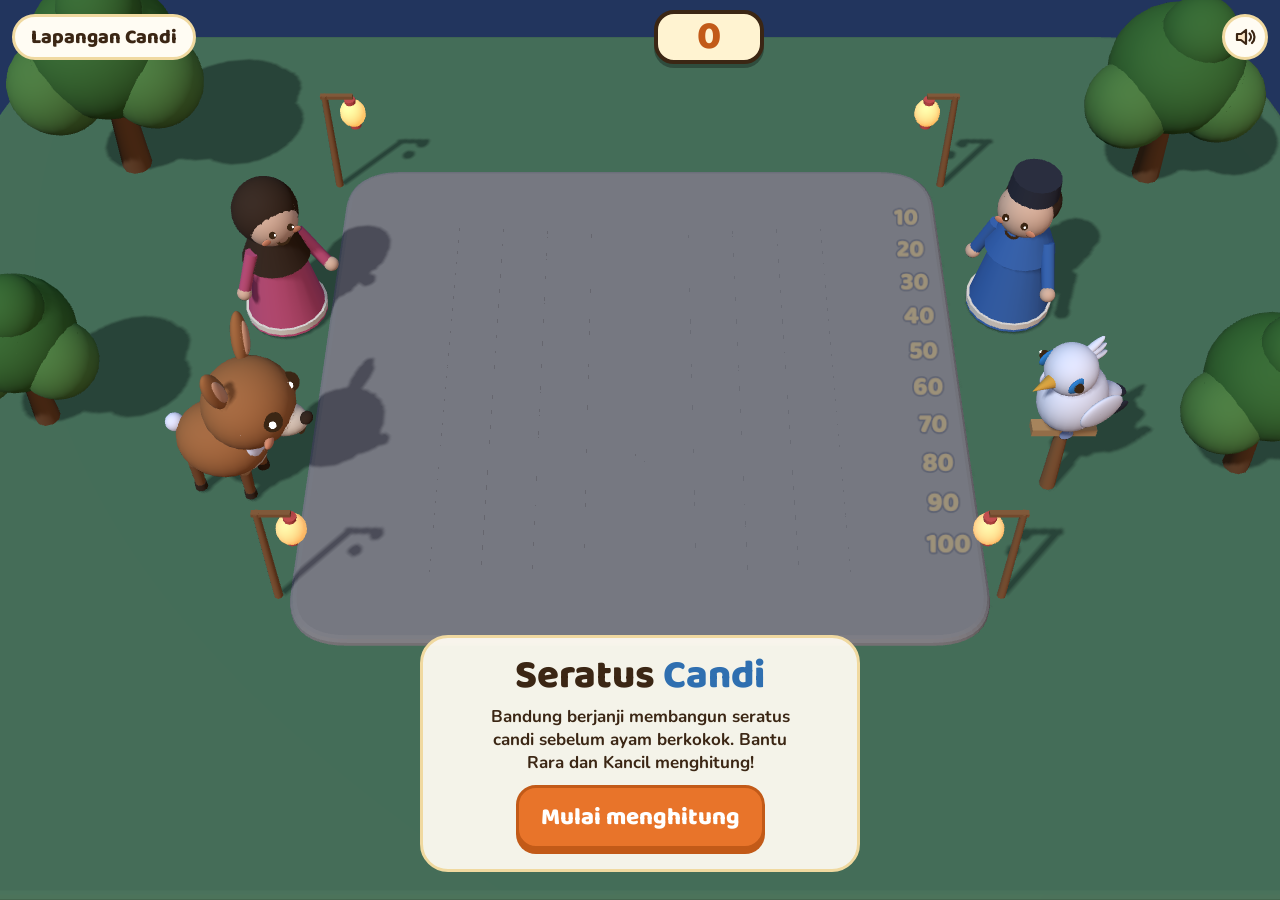
<file: kebun-hitung/bab06/index.html>
<!DOCTYPE html>
<html lang="id">
<head>
<meta charset="utf-8">
<meta name="viewport" content="width=device-width, initial-scale=1, viewport-fit=cover">
<title>Seratus Candi · Kota Kancil</title>
<meta name="theme-color" content="#1b2a4e">
<link rel="preconnect" href="https://fonts.googleapis.com">
<link rel="preconnect" href="https://fonts.gstatic.com" crossorigin>
<link href="https://fonts.googleapis.com/css2?family=Baloo+2:wght@600;700;800&family=Nunito:wght@700;800&display=swap" rel="stylesheet">
<style>
:root {
  /* Pagi di pasar: langit krem ke persik, tinta cokelat, aksen jingga tebu. Adegan 3D memenuhi layar; UI hanya menempel di tepi. */
  --sky-top: #BFE6F2; --sky-bottom: #FFE9B8; --ink: #3B2614; --ink-soft: #7A5B3E; --card: #FFFCF3; --line: #F0D9A0;
  --accent: #E8742A; --accent-deep: #C25A18; --leaf: #2f6fb0; --jali: #2F8FD0;
  --display: "Baloo 2", "Nunito", system-ui, sans-serif; --body: "Nunito", system-ui, sans-serif;
  color-scheme: light;
}
* { box-sizing: border-box; }
[hidden] { display: none !important; }
html, body { height: 100%; margin: 0; overflow: hidden; }
body { background: #1b2a4e; color: var(--ink); font-family: var(--body); font-weight: 700; -webkit-tap-highlight-color: transparent; user-select: none; -webkit-user-select: none; touch-action: none; }
#scene { position: fixed; inset: 0; width: 100%; height: 100%; display: block; }
button { font: inherit; color: inherit; cursor: pointer; }
button:focus-visible { outline: 4px solid var(--accent); outline-offset: 3px; }

.hud { position: fixed; top: calc(10px + env(safe-area-inset-top)); left: 12px; right: 12px; display: flex; align-items: center; gap: 10px; pointer-events: none; z-index: 3; }
.hud > * { pointer-events: auto; }
.place { font-family: var(--display); font-weight: 800; font-size: 20px; background: var(--card); border: 3px solid var(--line); border-radius: 999px; padding: 4px 16px; }
.chip { margin-left: auto; font-size: 14px; background: var(--card); border: 3px solid var(--line); border-radius: 999px; padding: 6px 14px; color: var(--ink-soft); }
.icon-btn { width: 46px; height: 46px; border-radius: 50%; border: 3px solid var(--line); background: var(--card); display: grid; place-items: center; position: relative; }
.icon-btn svg { width: 24px; height: 24px; }
.icon-btn[aria-pressed="false"]::after { content: ""; position: absolute; width: 30px; height: 3px; background: var(--ink); transform: rotate(-45deg); border-radius: 2px; }

#bubble { position: fixed; left: 50%; top: calc(66px + env(safe-area-inset-top)); transform: translateX(-50%); z-index: 2; width: max-content; max-width: min(460px, calc(100vw - 24px)); background: var(--card); border: 3px solid var(--line); border-left-width: 10px; border-left-color: var(--accent); border-radius: 20px; padding: 8px 16px 10px; pointer-events: none; box-shadow: 0 6px 0 rgba(59,38,20,.12); }
#bubble[data-who="jali"] { border-color: var(--jali); }
#bubble[data-who="sari"] { border-left-color: #E8574B; }
#who { font-size: 11px; letter-spacing: .06em; text-transform: uppercase; color: var(--accent); }
#bubble[data-who="jali"] #who { color: var(--jali); }
#msg { font-size: 18px; line-height: 1.3; }



#rotate { display: none; position: fixed; left: 50%; top: calc(66px + env(safe-area-inset-top)); transform: translateX(-50%); z-index: 3; font-size: 13px; color: var(--ink-soft); background: var(--card); border: 2px solid var(--line); border-radius: 999px; padding: 4px 12px; white-space: nowrap; pointer-events: none; }
#intro { position: fixed; inset: 0; z-index: 10; display: grid; place-items: end center; padding: 0 16px calc(28px + env(safe-area-inset-bottom)); transition: opacity .4s, visibility .4s; }
#intro.gone { opacity: 0; visibility: hidden; }
.intro-card { background: rgba(255,252,243,.94); border: 3px solid var(--line); border-radius: 28px; padding: 18px 22px 20px; text-align: center; width: min(100%, 440px); display: flex; flex-direction: column; gap: 10px; align-items: center; }
h1 { font-family: var(--display); font-weight: 800; font-size: 40px; line-height: 1; margin: 0; text-wrap: balance; } h1 span { color: var(--leaf); }
.lead { margin: 0; font-size: 17px; line-height: 1.35; max-width: 30ch; }
.btn { border-radius: 20px; min-height: 64px; min-width: 220px; padding: 8px 22px; font-family: var(--display); font-weight: 800; font-size: 24px; border: 3px solid var(--accent-deep); background: var(--accent); color: #fff; box-shadow: 0 5px 0 var(--accent-deep); }
.btn:active:not(:disabled) { transform: translateY(3px); box-shadow: none; } .btn:disabled { opacity: .5; }
#loading { font-size: 14px; color: var(--ink-soft); }
.confetti { position: fixed; inset: 0; pointer-events: none; z-index: 8; overflow: hidden; }
.confetti i { position: absolute; top: -12px; width: 10px; height: 14px; border-radius: 3px; animation: fall 1.6s ease-in forwards; }
@keyframes fall { to { transform: translateY(110vh) rotate(540deg); opacity: .7; } }
.place { color: var(--ink); text-decoration: none; }
.board { margin: 0 auto; display: flex; align-items: center; gap: 10px; background: #fff3d1; border: 4px solid #3b2614; border-radius: 20px; padding: 2px 14px; box-shadow: 0 4px 0 rgba(0,0,0,.3); pointer-events: none; min-width: 110px; justify-content: center; }
.board b#count { font-family: var(--display); font-weight: 800; font-size: 40px; line-height: 1.05; color: #c25a18; font-variant-numeric: tabular-nums; }
#eq { font-family: var(--display); font-weight: 800; font-size: 22px; color: var(--ink); white-space: nowrap; border-left: 3px solid #f0d9a0; padding-left: 10px; }
#eq:empty { display: none; }
#eq i { font-style: normal; font-size: 16px; color: #2f8fd0; margin: 0 2px; } #eq b { color: #3f8a30; }
#eq.bad s { color: #e8574b; text-decoration-thickness: 3px; }
#bubble { top: calc(76px + env(safe-area-inset-top)); }
@media (max-width: 480px) { .hud { gap: 6px; left: 8px; right: 8px; } #msg { font-size: 16px; } .place { font-size: 15px; padding: 4px 10px; line-height: 1.1; max-width: 92px; text-align: center; } h1 { font-size: 34px; } .board { gap: 6px; padding: 2px 8px; min-width: 0; } .board b#count { font-size: 30px; } #eq { font-size: 16px; padding-left: 6px; } #eq i { font-size: 12px; } }
@media (prefers-reduced-motion: reduce) { .confetti { display: none; } }
</style>
</head>
<body>
<canvas id="scene"></canvas>
<div class="hud">
  <a class="place" href="../cerita/">Lapangan Candi</a>
  <div class="board" aria-live="polite"><b id="count">0</b><span id="eq"></span></div>
  <button class="icon-btn" id="soundBtn" aria-pressed="true" aria-label="Suara"><svg viewBox="0 0 24 24" fill="none" stroke="#3B2614" stroke-width="2.2" stroke-linecap="round" stroke-linejoin="round"><path d="M4 9h4l5-4v14l-5-4H4z" fill="#FCE7C8"/><path d="M16.5 8.5a5 5 0 0 1 0 7"/><path d="M19 6a8.5 8.5 0 0 1 0 12"/></svg></button>
</div>
<div id="bubble" hidden><div id="who"></div><div id="msg"></div></div>

<div id="intro"><div class="intro-card">
  <h1>Seratus <span>Candi</span></h1>
  <p class="lead">Bandung berjanji membangun seratus candi sebelum ayam berkokok. Bantu Rara dan Kancil menghitung!</p>
  <button class="btn" id="startBtn" disabled>Mulai menghitung</button>
  <div id="loading">Menata candi...</div>
</div></div>
<script>
(function () {
  var show = function (m) { var l = document.getElementById('loading'); if (l) l.textContent = 'Ada gangguan: ' + m; };
  addEventListener('error', function (e) { show(e.message || 'berkas gagal dimuat'); }, true);
  addEventListener('unhandledrejection', function (e) { show((e.reason && e.reason.message) || e.reason); });
  try { var c = document.createElement('canvas'); if (!c.getContext('webgl2')) show('browser ini belum mendukung WebGL2. Coba Chrome atau Safari terbaru.'); } catch (e) { show('grafis 3D tidak tersedia.'); }
  setTimeout(function () { var l = document.getElementById('loading'); if (l && l.textContent.indexOf('Menata') === 0) l.textContent = 'Masih memuat... kalau lama, tutup lalu buka lagi halaman ini.'; }, 20000);
})();
</script>
<link rel="stylesheet" href="../kit/ui.css">
<script src="../kit/ui.js"></script>
<script src="./app.bundle.js"></script>
</body>
</html>
</file>
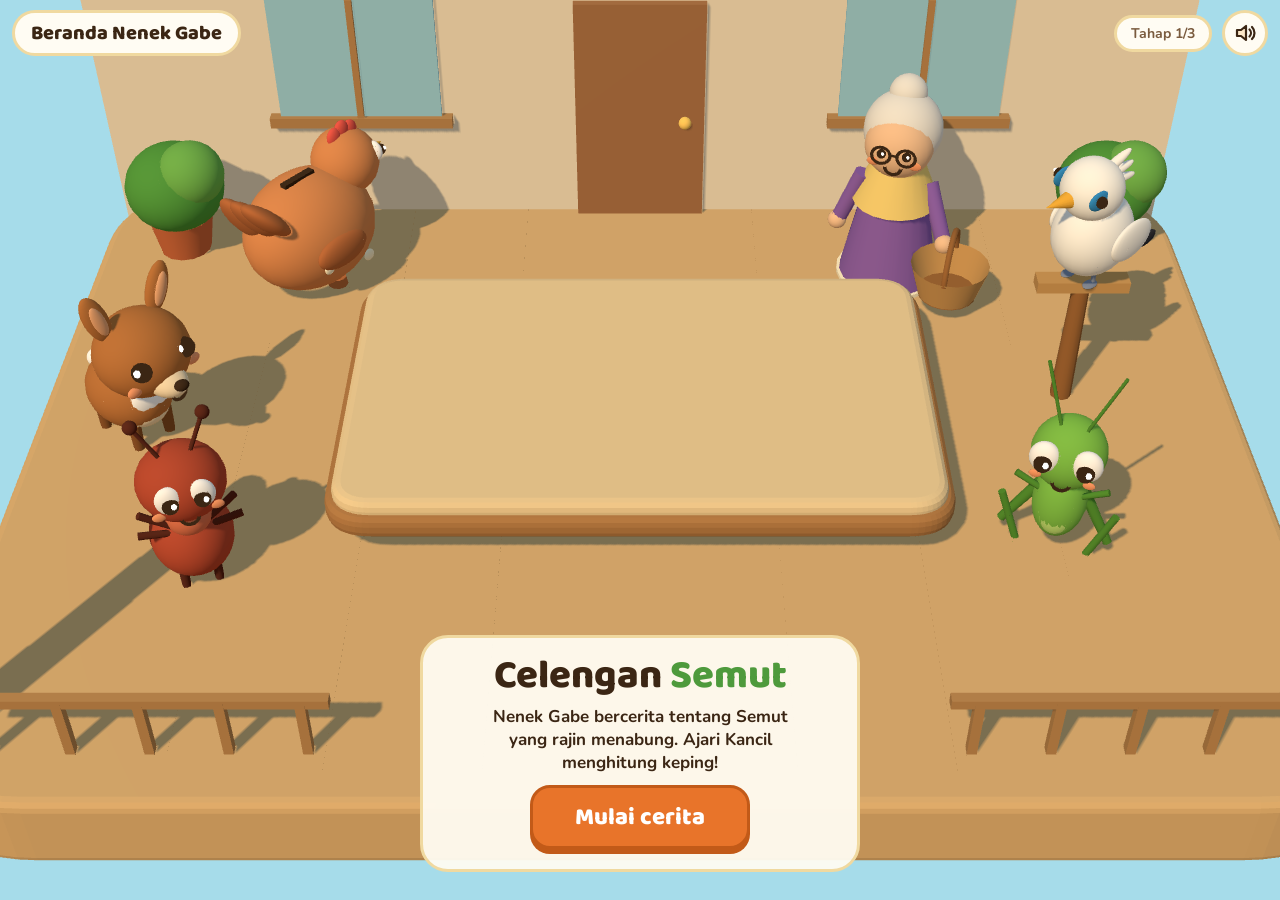
<file: kebun-hitung/bab07/index.html>
<!DOCTYPE html>
<html lang="id">
<head>
<meta charset="utf-8">
<meta name="viewport" content="width=device-width, initial-scale=1, viewport-fit=cover">
<title>Celengan Semut · Kota Kancil</title>
<meta name="theme-color" content="#A6DCEA">
<link rel="preconnect" href="https://fonts.googleapis.com">
<link rel="preconnect" href="https://fonts.gstatic.com" crossorigin>
<link href="https://fonts.googleapis.com/css2?family=Baloo+2:wght@600;700;800&family=Nunito:wght@700;800&display=swap" rel="stylesheet">
<style>
:root {
  /* Pagi di pasar: langit krem ke persik, tinta cokelat, aksen jingga tebu. Adegan 3D memenuhi layar; UI hanya menempel di tepi. */
  --sky-top: #BFE6F2; --sky-bottom: #FFE9B8; --ink: #3B2614; --ink-soft: #7A5B3E; --card: #FFFCF3; --line: #F0D9A0;
  --accent: #E8742A; --accent-deep: #C25A18; --leaf: #4E9A3C; --jali: #2F8FD0;
  --display: "Baloo 2", "Nunito", system-ui, sans-serif; --body: "Nunito", system-ui, sans-serif;
  color-scheme: light;
}
* { box-sizing: border-box; }
[hidden] { display: none !important; }
html, body { height: 100%; margin: 0; overflow: hidden; }
body { background: #A6DCEA; color: var(--ink); font-family: var(--body); font-weight: 700; -webkit-tap-highlight-color: transparent; user-select: none; -webkit-user-select: none; touch-action: none; }
#scene { position: fixed; inset: 0; width: 100%; height: 100%; display: block; }
button { font: inherit; color: inherit; cursor: pointer; }
button:focus-visible { outline: 4px solid var(--accent); outline-offset: 3px; }

.hud { position: fixed; top: calc(10px + env(safe-area-inset-top)); left: 12px; right: 12px; display: flex; align-items: center; gap: 10px; pointer-events: none; z-index: 3; }
.hud > * { pointer-events: auto; }
.place { font-family: var(--display); font-weight: 800; font-size: 20px; background: var(--card); border: 3px solid var(--line); border-radius: 999px; padding: 4px 16px; }
.chip { margin-left: auto; font-size: 14px; background: var(--card); border: 3px solid var(--line); border-radius: 999px; padding: 6px 14px; color: var(--ink-soft); }
.icon-btn { width: 46px; height: 46px; border-radius: 50%; border: 3px solid var(--line); background: var(--card); display: grid; place-items: center; position: relative; }
.icon-btn svg { width: 24px; height: 24px; }
.icon-btn[aria-pressed="false"]::after { content: ""; position: absolute; width: 30px; height: 3px; background: var(--ink); transform: rotate(-45deg); border-radius: 2px; }

#bubble { position: fixed; left: 50%; top: calc(66px + env(safe-area-inset-top)); transform: translateX(-50%); z-index: 2; width: max-content; max-width: min(460px, calc(100vw - 24px)); background: var(--card); border: 3px solid var(--line); border-left-width: 10px; border-left-color: var(--accent); border-radius: 20px; padding: 8px 16px 10px; pointer-events: none; box-shadow: 0 6px 0 rgba(59,38,20,.12); }
#bubble[data-who="jali"] { border-color: var(--jali); }
#bubble[data-who="sari"] { border-left-color: #E8574B; }
#who { font-size: 11px; letter-spacing: .06em; text-transform: uppercase; color: var(--accent); }
#bubble[data-who="jali"] #who { color: var(--jali); }
#msg { font-size: 18px; line-height: 1.3; }

#alert { position: fixed; left: 0; top: 0; z-index: 1; width: 58px; height: 58px; border-radius: 50%; background: var(--accent); color: #fff; font-family: var(--display); font-weight: 800; font-size: 40px; display: grid; place-items: center; border: 4px solid #fff; box-shadow: 0 4px 0 var(--accent-deep); pointer-events: none; }

#ask { position: fixed; left: 0; top: 0; z-index: 1; background: var(--card); border: 4px solid var(--ink, #3b2614); border-radius: 22px; padding: 6px 14px 8px; display: flex; align-items: center; gap: 6px; box-shadow: 0 4px 0 rgba(59,38,20,.18); pointer-events: none; }
#ask img { width: 64px; height: 64px; } #ask div { display: grid; grid-template-columns: repeat(3, 20px); gap: 5px; } #ask u { width: 20px; height: 20px; border-radius: 50%; border: 2.5px solid var(--accent); } #ask u.on { background: var(--accent); }
#order { position: fixed; left: 50%; bottom: calc(14px + env(safe-area-inset-bottom)); transform: translateX(-50%); display: flex; gap: 10px; z-index: 3; }
.want { white-space: nowrap; display: flex; align-items: baseline; gap: 4px; background: var(--card); border: 3px solid var(--line); border-radius: 22px; padding: 6px 16px 6px 8px; box-shadow: 0 5px 0 rgba(59,38,20,.12); }
.want img { width: 54px; height: 54px; align-self: center; }
.want b { font-family: var(--display); font-weight: 800; font-size: 40px; line-height: 1; color: var(--accent); font-variant-numeric: tabular-nums; }
.want span { font-family: var(--display); font-weight: 700; font-size: 22px; color: var(--ink-soft); }
.want i { font-style: normal; font-size: 14px; color: var(--ink-soft); margin-left: 6px; align-self: center; }
.want.done { border-color: var(--leaf); } .want.done b { color: var(--leaf); }

#rotate { display: none; position: fixed; left: 50%; top: calc(66px + env(safe-area-inset-top)); transform: translateX(-50%); z-index: 3; font-size: 13px; color: var(--ink-soft); background: var(--card); border: 2px solid var(--line); border-radius: 999px; padding: 4px 12px; white-space: nowrap; pointer-events: none; }
#intro { position: fixed; inset: 0; z-index: 10; display: grid; place-items: end center; padding: 0 16px calc(28px + env(safe-area-inset-bottom)); transition: opacity .4s, visibility .4s; }
#intro.gone { opacity: 0; visibility: hidden; }
.intro-card { background: rgba(255,252,243,.94); border: 3px solid var(--line); border-radius: 28px; padding: 18px 22px 20px; text-align: center; width: min(100%, 440px); display: flex; flex-direction: column; gap: 10px; align-items: center; }
h1 { font-family: var(--display); font-weight: 800; font-size: 40px; line-height: 1; margin: 0; text-wrap: balance; } h1 span { color: var(--leaf); }
.lead { margin: 0; font-size: 17px; line-height: 1.35; max-width: 30ch; }
.btn { border-radius: 20px; min-height: 64px; min-width: 220px; padding: 8px 22px; font-family: var(--display); font-weight: 800; font-size: 24px; border: 3px solid var(--accent-deep); background: var(--accent); color: #fff; box-shadow: 0 5px 0 var(--accent-deep); }
.btn:active:not(:disabled) { transform: translateY(3px); box-shadow: none; } .btn:disabled { opacity: .5; }
#loading { font-size: 14px; color: var(--ink-soft); }
.confetti { position: fixed; inset: 0; pointer-events: none; z-index: 8; overflow: hidden; }
.confetti i { position: absolute; top: -12px; width: 10px; height: 14px; border-radius: 3px; animation: fall 1.6s ease-in forwards; }
@keyframes fall { to { transform: translateY(110vh) rotate(540deg); opacity: .7; } }
@media (max-width: 480px) { #ask img { width: 50px; height: 50px; } #ask div { grid-template-columns: repeat(3, 16px); } #ask u { width: 16px; height: 16px; } #msg { font-size: 16px; } .want b { font-size: 32px; } .want img { width: 44px; height: 44px; } .place { font-size: 17px; } h1 { font-size: 34px; } }
@media (prefers-reduced-motion: reduce) { .confetti { display: none; } }
#sum { position: fixed; left: 50%; top: calc(64px + env(safe-area-inset-top)); transform: translateX(-50%); z-index: 2; display: flex; align-items: center; gap: 6px; background: var(--card); border: 3px solid var(--ink); border-radius: 20px; padding: 2px 14px; pointer-events: none; white-space: nowrap; box-shadow: 0 4px 0 rgba(59,38,20,.15); }
#sum b { font-family: var(--display); font-weight: 800; font-size: 40px; line-height: 1.1; font-variant-numeric: tabular-nums; }
#sum i { font-style: normal; font-family: var(--display); font-weight: 800; font-size: 30px; color: var(--ink-soft); }
#sum b.q { color: var(--accent); } #sum b.ok { color: var(--leaf); } #sum b.bad { color: #d23c2f; }
#sum .big { font-size: 46px; line-height: 1.15; }
#bubble { top: calc(132px + env(safe-area-inset-top)); }
#bubble[data-who="semut"] { border-left-color: #b5482f; } #bubble[data-who="belalang"] { border-left-color: #5fa83a; } #bubble[data-who="nenek"] { border-left-color: #8a5fb0; }
a.place { text-decoration: none; color: inherit; }
@media (max-width: 480px) { #sum b { font-size: 32px; } #sum i { font-size: 24px; } }
</style>
<link rel="stylesheet" href="../kit/ui.css">
</head>
<body>
<canvas id="scene"></canvas>
<div class="hud">
  <a class="place" href="../cerita/">Beranda Nenek Gabe</a>
  <div class="chip" id="stage">Tahap 1/3</div>
  <button class="icon-btn" id="soundBtn" aria-pressed="true" aria-label="Suara"><svg viewBox="0 0 24 24" fill="none" stroke="#3B2614" stroke-width="2.2" stroke-linecap="round" stroke-linejoin="round"><path d="M4 9h4l5-4v14l-5-4H4z" fill="#FCE7C8"/><path d="M16.5 8.5a5 5 0 0 1 0 7"/><path d="M19 6a8.5 8.5 0 0 1 0 12"/></svg></button>
</div>
<div id="bubble" hidden><div id="who"></div><div id="msg"></div></div>
<div id="sum" hidden></div>

<div id="intro"><div class="intro-card">
  <h1>Celengan <span>Semut</span></h1>
  <p class="lead">Nenek Gabe bercerita tentang Semut yang rajin menabung. Ajari Kancil menghitung keping!</p>
  <button class="btn" id="startBtn" disabled>Mulai cerita</button>
  <div id="loading">Menata beranda...</div>
</div></div>
<script>
(function () {
  var show = function (m) { var l = document.getElementById('loading'); if (l) l.textContent = 'Ada gangguan: ' + m; };
  addEventListener('error', function (e) { show(e.message || 'berkas gagal dimuat'); }, true);
  addEventListener('unhandledrejection', function (e) { show((e.reason && e.reason.message) || e.reason); });
  try { var c = document.createElement('canvas'); if (!c.getContext('webgl2')) show('browser ini belum mendukung WebGL2. Coba Chrome atau Safari terbaru.'); } catch (e) { show('grafis 3D tidak tersedia.'); }
  setTimeout(function () { var l = document.getElementById('loading'); if (l && l.textContent.indexOf('Menata') === 0) l.textContent = 'Masih memuat... kalau lama, tutup lalu buka lagi halaman ini.'; }, 20000);
})();
</script>
<script src="../kit/ui.js"></script>
<script src="./app.bundle.js"></script>
</body>
</html>
</file>
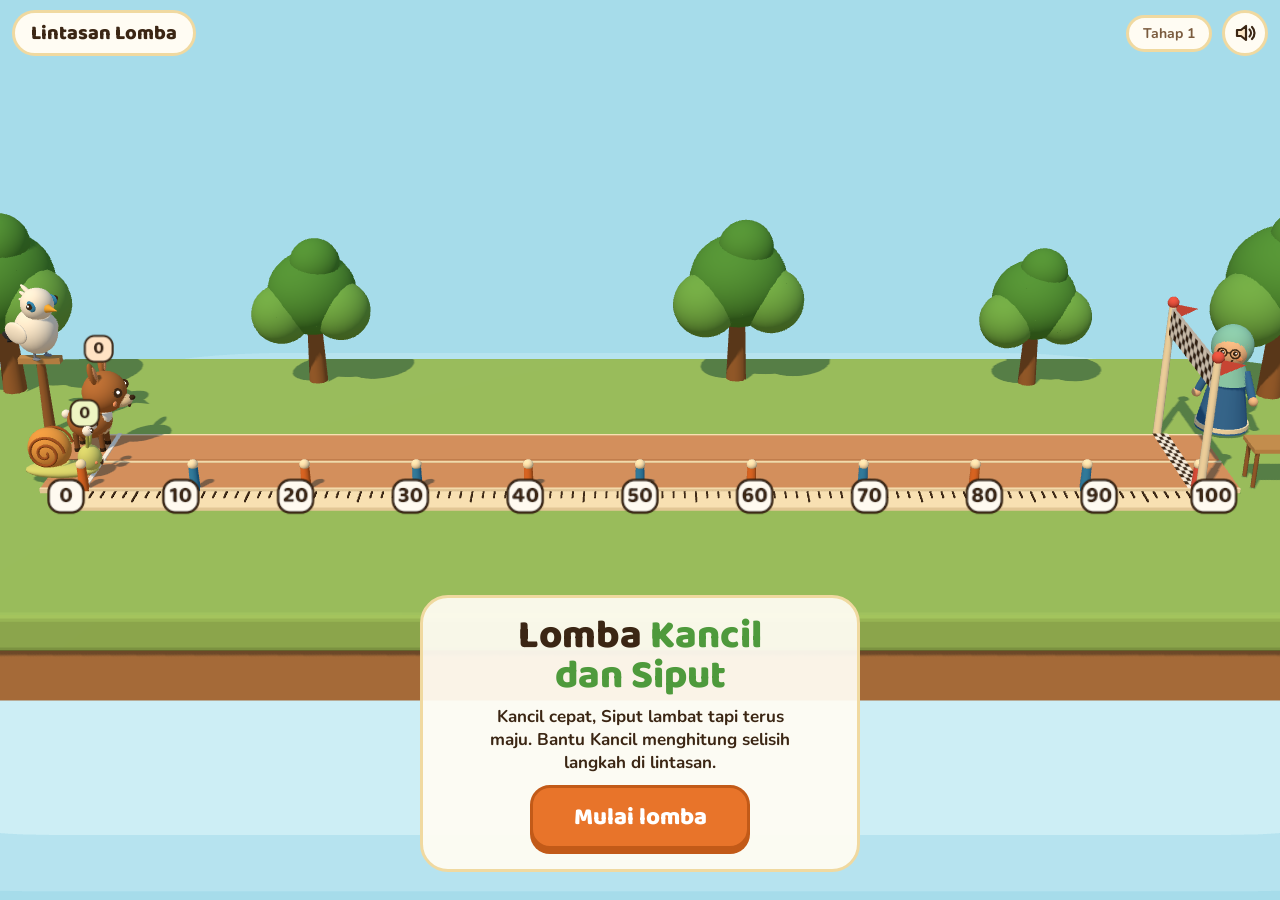
<file: kebun-hitung/bab08/index.html>
<!DOCTYPE html>
<html lang="id">
<head>
<meta charset="utf-8">
<meta name="viewport" content="width=device-width, initial-scale=1, viewport-fit=cover">
<title>Lomba Kancil dan Siput · Kota Kancil</title>
<meta name="theme-color" content="#A6DCEA">
<link rel="preconnect" href="https://fonts.googleapis.com">
<link rel="preconnect" href="https://fonts.gstatic.com" crossorigin>
<link rel="stylesheet" href="../kit/ui.css">
<link href="https://fonts.googleapis.com/css2?family=Baloo+2:wght@600;700;800&family=Nunito:wght@700;800&display=swap" rel="stylesheet">
<style>
:root {
  /* Pagi di pasar: langit krem ke persik, tinta cokelat, aksen jingga tebu. Adegan 3D memenuhi layar; UI hanya menempel di tepi. */
  --sky-top: #BFE6F2; --sky-bottom: #FFE9B8; --ink: #3B2614; --ink-soft: #7A5B3E; --card: #FFFCF3; --line: #F0D9A0;
  --accent: #E8742A; --accent-deep: #C25A18; --leaf: #4E9A3C; --jali: #2F8FD0;
  --display: "Baloo 2", "Nunito", system-ui, sans-serif; --body: "Nunito", system-ui, sans-serif;
  color-scheme: light;
}
* { box-sizing: border-box; }
[hidden] { display: none !important; }
html, body { height: 100%; margin: 0; overflow: hidden; }
body { background: #A6DCEA; color: var(--ink); font-family: var(--body); font-weight: 700; -webkit-tap-highlight-color: transparent; user-select: none; -webkit-user-select: none; touch-action: none; }
#scene { position: fixed; inset: 0; width: 100%; height: 100%; display: block; }
button { font: inherit; color: inherit; cursor: pointer; }
button:focus-visible { outline: 4px solid var(--accent); outline-offset: 3px; }

.hud { position: fixed; top: calc(10px + env(safe-area-inset-top)); left: 12px; right: 12px; display: flex; align-items: center; gap: 10px; pointer-events: none; z-index: 3; }
.hud > * { pointer-events: auto; }
.place { font-family: var(--display); font-weight: 800; font-size: 20px; background: var(--card); border: 3px solid var(--line); border-radius: 999px; padding: 4px 16px; }
.chip { margin-left: auto; font-size: 14px; background: var(--card); border: 3px solid var(--line); border-radius: 999px; padding: 6px 14px; color: var(--ink-soft); }
.icon-btn { width: 46px; height: 46px; border-radius: 50%; border: 3px solid var(--line); background: var(--card); display: grid; place-items: center; position: relative; }
.icon-btn svg { width: 24px; height: 24px; }
.icon-btn[aria-pressed="false"]::after { content: ""; position: absolute; width: 30px; height: 3px; background: var(--ink); transform: rotate(-45deg); border-radius: 2px; }

#bubble { position: fixed; left: 50%; top: calc(66px + env(safe-area-inset-top)); transform: translateX(-50%); z-index: 2; width: max-content; max-width: min(460px, calc(100vw - 24px)); background: var(--card); border: 3px solid var(--line); border-left-width: 10px; border-left-color: var(--accent); border-radius: 20px; padding: 8px 16px 10px; pointer-events: none; box-shadow: 0 6px 0 rgba(59,38,20,.12); }
#bubble[data-who="jali"] { border-color: var(--jali); }
#bubble[data-who="sari"] { border-left-color: #E8574B; }
#who { font-size: 11px; letter-spacing: .06em; text-transform: uppercase; color: var(--accent); }
#bubble[data-who="jali"] #who { color: var(--jali); }
#msg { font-size: 18px; line-height: 1.3; }

#alert { position: fixed; left: 0; top: 0; z-index: 1; width: 58px; height: 58px; border-radius: 50%; background: var(--accent); color: #fff; font-family: var(--display); font-weight: 800; font-size: 40px; display: grid; place-items: center; border: 4px solid #fff; box-shadow: 0 4px 0 var(--accent-deep); pointer-events: none; }

#ask { position: fixed; left: 0; top: 0; z-index: 1; background: var(--card); border: 4px solid var(--ink, #3b2614); border-radius: 22px; padding: 6px 14px 8px; display: flex; align-items: center; gap: 6px; box-shadow: 0 4px 0 rgba(59,38,20,.18); pointer-events: none; }
#ask img { width: 64px; height: 64px; } #ask div { display: grid; grid-template-columns: repeat(3, 20px); gap: 5px; } #ask u { width: 20px; height: 20px; border-radius: 50%; border: 2.5px solid var(--accent); } #ask u.on { background: var(--accent); }
#order { position: fixed; left: 50%; bottom: calc(14px + env(safe-area-inset-bottom)); transform: translateX(-50%); display: flex; gap: 10px; z-index: 3; }
.want { white-space: nowrap; display: flex; align-items: baseline; gap: 4px; background: var(--card); border: 3px solid var(--line); border-radius: 22px; padding: 6px 16px 6px 8px; box-shadow: 0 5px 0 rgba(59,38,20,.12); }
.want img { width: 54px; height: 54px; align-self: center; }
.want b { font-family: var(--display); font-weight: 800; font-size: 40px; line-height: 1; color: var(--accent); font-variant-numeric: tabular-nums; }
.want span { font-family: var(--display); font-weight: 700; font-size: 22px; color: var(--ink-soft); }
.want i { font-style: normal; font-size: 14px; color: var(--ink-soft); margin-left: 6px; align-self: center; }
.want.done { border-color: var(--leaf); } .want.done b { color: var(--leaf); }

#rotate { display: none; position: fixed; left: 50%; top: calc(66px + env(safe-area-inset-top)); transform: translateX(-50%); z-index: 3; font-size: 13px; color: var(--ink-soft); background: var(--card); border: 2px solid var(--line); border-radius: 999px; padding: 4px 12px; white-space: nowrap; pointer-events: none; }
#intro { position: fixed; inset: 0; z-index: 10; display: grid; place-items: end center; padding: 0 16px calc(28px + env(safe-area-inset-bottom)); transition: opacity .4s, visibility .4s; }
#intro.gone { opacity: 0; visibility: hidden; }
.intro-card { background: rgba(255,252,243,.94); border: 3px solid var(--line); border-radius: 28px; padding: 18px 22px 20px; text-align: center; width: min(100%, 440px); display: flex; flex-direction: column; gap: 10px; align-items: center; }
h1 { font-family: var(--display); font-weight: 800; font-size: 40px; line-height: 1; margin: 0; text-wrap: balance; } h1 span { color: var(--leaf); }
.lead { margin: 0; font-size: 17px; line-height: 1.35; max-width: 30ch; }
.btn { border-radius: 20px; min-height: 64px; min-width: 220px; padding: 8px 22px; font-family: var(--display); font-weight: 800; font-size: 24px; border: 3px solid var(--accent-deep); background: var(--accent); color: #fff; box-shadow: 0 5px 0 var(--accent-deep); }
.btn:active:not(:disabled) { transform: translateY(3px); box-shadow: none; } .btn:disabled { opacity: .5; }
#loading { font-size: 14px; color: var(--ink-soft); }
.confetti { position: fixed; inset: 0; pointer-events: none; z-index: 8; overflow: hidden; }
.confetti i { position: absolute; top: -12px; width: 10px; height: 14px; border-radius: 3px; animation: fall 1.6s ease-in forwards; }
@keyframes fall { to { transform: translateY(110vh) rotate(540deg); opacity: .7; } }
@media (max-width: 480px) { #ask img { width: 50px; height: 50px; } #ask div { grid-template-columns: repeat(3, 16px); } #ask u { width: 16px; height: 16px; } #msg { font-size: 16px; } .want b { font-size: 32px; } .want img { width: 44px; height: 44px; } .place { font-size: 17px; } h1 { font-size: 34px; } }

.place { text-decoration: none; color: var(--ink); }
#top { position: fixed; left: 50%; top: calc(66px + env(safe-area-inset-top)); transform: translateX(-50%); z-index: 2; display: flex; flex-direction: column; align-items: center; gap: 8px; width: min(560px, calc(100vw - 24px)); pointer-events: none; }
#top #bubble { position: static; transform: none; }
#board { background: #fffaf0; border: 4px solid var(--ink); border-radius: 22px; padding: 4px 16px 6px; text-align: center; box-shadow: 0 5px 0 rgba(59,38,20,.15); max-width: 100%; }
#eq { font-family: var(--display); font-weight: 800; font-size: 38px; line-height: 1.05; font-variant-numeric: tabular-nums; white-space: nowrap; }
#eq b { color: var(--accent); } #eq i { font-style: normal; color: #2f8fd0; }
#steps { font-family: var(--display); font-weight: 700; font-size: 22px; line-height: 1.15; color: var(--ink-soft); }
#steps:empty { display: none; }
#steps .ok { color: var(--leaf); } #steps .bad { color: #c0392b; text-decoration: line-through; }
@media (max-width: 480px) { #eq { font-size: 32px; } #steps { font-size: 19px; } }
@media (prefers-reduced-motion: reduce) { .confetti { display: none; } }
</style>
</head>
<body>
<canvas id="scene"></canvas>
<div class="hud">
  <a class="place" href="../cerita/">Lintasan Lomba</a>
  <div class="chip" id="helped">Tahap 1</div>
  <button class="icon-btn" id="soundBtn" aria-pressed="true" aria-label="Suara"><svg viewBox="0 0 24 24" fill="none" stroke="#3B2614" stroke-width="2.2" stroke-linecap="round" stroke-linejoin="round"><path d="M4 9h4l5-4v14l-5-4H4z" fill="#FCE7C8"/><path d="M16.5 8.5a5 5 0 0 1 0 7"/><path d="M19 6a8.5 8.5 0 0 1 0 12"/></svg></button>
</div>
<div id="top"><div id="bubble" hidden><div id="who"></div><div id="msg"></div></div>
<div id="board" hidden><div id="eq"></div><div id="steps"></div></div></div>

<div id="intro"><div class="intro-card">
  <h1>Lomba <span>Kancil dan Siput</span></h1>
  <p class="lead">Kancil cepat, Siput lambat tapi terus maju. Bantu Kancil menghitung selisih langkah di lintasan.</p>
  <button class="btn" id="startBtn" disabled>Mulai lomba</button>
  <div id="loading">Menata lintasan...</div>
</div></div>
<script>
(function () {
  var show = function (m) { var l = document.getElementById('loading'); if (l) l.textContent = 'Ada gangguan: ' + m; };
  addEventListener('error', function (e) { show(e.message || 'berkas gagal dimuat'); }, true);
  addEventListener('unhandledrejection', function (e) { show((e.reason && e.reason.message) || e.reason); });
  try { var c = document.createElement('canvas'); if (!c.getContext('webgl2')) show('browser ini belum mendukung WebGL2. Coba Chrome atau Safari terbaru.'); } catch (e) { show('grafis 3D tidak tersedia.'); }
  setTimeout(function () { var l = document.getElementById('loading'); if (l && l.textContent.indexOf('Menata') === 0) l.textContent = 'Masih memuat... kalau lama, tutup lalu buka lagi halaman ini.'; }, 20000);
})();
</script>
<script src="../kit/ui.js"></script>
<script src="./app.bundle.js"></script>
</body>
</html>
</file>
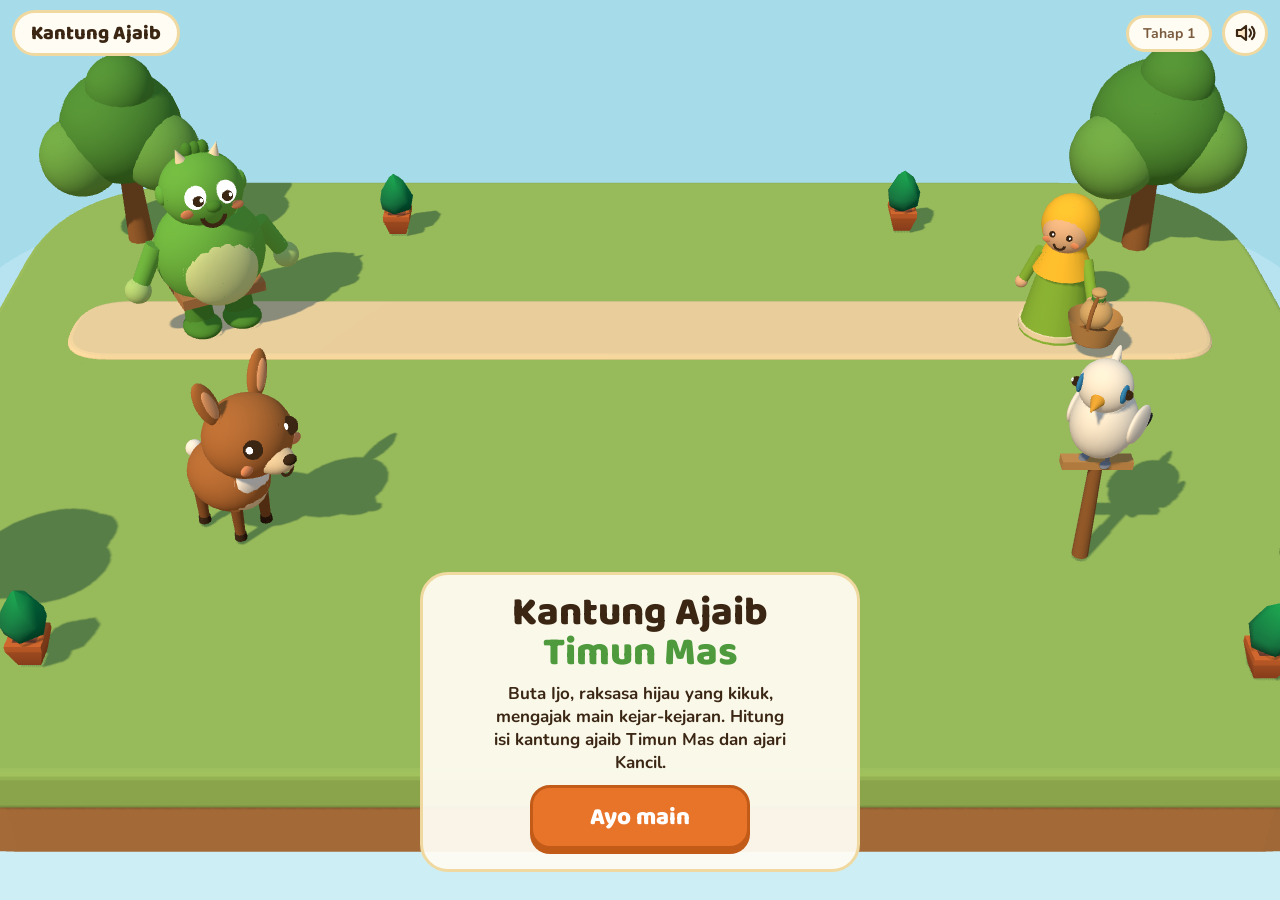
<file: kebun-hitung/bab09/index.html>
<!DOCTYPE html>
<html lang="id">
<head>
<meta charset="utf-8">
<meta name="viewport" content="width=device-width, initial-scale=1, viewport-fit=cover">
<title>Kantung Ajaib Timun Mas · Kota Kancil</title>
<meta name="theme-color" content="#A6DCEA">
<link rel="preconnect" href="https://fonts.googleapis.com">
<link rel="preconnect" href="https://fonts.gstatic.com" crossorigin>
<link rel="stylesheet" href="../kit/ui.css">
<link href="https://fonts.googleapis.com/css2?family=Baloo+2:wght@600;700;800&family=Nunito:wght@700;800&display=swap" rel="stylesheet">
<style>
:root {
  /* Pagi di pasar: langit krem ke persik, tinta cokelat, aksen jingga tebu. Adegan 3D memenuhi layar; UI hanya menempel di tepi. */
  --sky-top: #BFE6F2; --sky-bottom: #FFE9B8; --ink: #3B2614; --ink-soft: #7A5B3E; --card: #FFFCF3; --line: #F0D9A0;
  --accent: #E8742A; --accent-deep: #C25A18; --leaf: #4E9A3C; --jali: #2F8FD0;
  --display: "Baloo 2", "Nunito", system-ui, sans-serif; --body: "Nunito", system-ui, sans-serif;
  color-scheme: light;
}
* { box-sizing: border-box; }
[hidden] { display: none !important; }
html, body { height: 100%; margin: 0; overflow: hidden; }
body { background: #A6DCEA; color: var(--ink); font-family: var(--body); font-weight: 700; -webkit-tap-highlight-color: transparent; user-select: none; -webkit-user-select: none; touch-action: none; }
#scene { position: fixed; inset: 0; width: 100%; height: 100%; display: block; }
button { font: inherit; color: inherit; cursor: pointer; }
button:focus-visible { outline: 4px solid var(--accent); outline-offset: 3px; }

.hud { position: fixed; top: calc(10px + env(safe-area-inset-top)); left: 12px; right: 12px; display: flex; align-items: center; gap: 10px; pointer-events: none; z-index: 3; }
.hud > * { pointer-events: auto; }
.place { color: var(--ink); text-decoration: none; font-family: var(--display); font-weight: 800; font-size: 20px; background: var(--card); border: 3px solid var(--line); border-radius: 999px; padding: 4px 16px; }
.chip { margin-left: auto; font-size: 14px; background: var(--card); border: 3px solid var(--line); border-radius: 999px; padding: 6px 14px; color: var(--ink-soft); }
.icon-btn { width: 46px; height: 46px; border-radius: 50%; border: 3px solid var(--line); background: var(--card); display: grid; place-items: center; position: relative; }
.icon-btn svg { width: 24px; height: 24px; }
.icon-btn[aria-pressed="false"]::after { content: ""; position: absolute; width: 30px; height: 3px; background: var(--ink); transform: rotate(-45deg); border-radius: 2px; }

#bubble { position: fixed; left: 50%; top: calc(66px + env(safe-area-inset-top)); transform: translateX(-50%); z-index: 2; width: max-content; max-width: min(460px, calc(100vw - 24px)); background: var(--card); border: 3px solid var(--line); border-left-width: 10px; border-left-color: var(--accent); border-radius: 20px; padding: 8px 16px 10px; pointer-events: none; box-shadow: 0 6px 0 rgba(59,38,20,.12); }
#bubble[data-who="jali"] { border-color: var(--jali); }
#bubble[data-who="timun"] { border-left-color: #8CC63F; }
#bubble[data-who="giant"] { border-left-color: #4F9A35; }
#bubble[data-who="giant"] #who { color: #4F9A35; } #bubble[data-who="timun"] #who { color: #5f8f22; }
#tally { position: fixed; left: 0; top: 0; z-index: 2; pointer-events: none; font-family: var(--display); font-weight: 800; font-size: 44px; line-height: 1; color: var(--accent); background: var(--card); border: 4px solid var(--ink); border-radius: 22px; padding: 6px 18px 4px; white-space: nowrap; font-variant-numeric: tabular-nums; box-shadow: 0 4px 0 rgba(59,38,20,.18); }
@media (max-width: 480px) { #tally { font-size: 34px; } }
#who { font-size: 11px; letter-spacing: .06em; text-transform: uppercase; color: var(--accent); }
#bubble[data-who="jali"] #who { color: var(--jali); }
#msg { font-size: 18px; line-height: 1.3; }

#alert { position: fixed; left: 0; top: 0; z-index: 1; width: 58px; height: 58px; border-radius: 50%; background: var(--accent); color: #fff; font-family: var(--display); font-weight: 800; font-size: 40px; display: grid; place-items: center; border: 4px solid #fff; box-shadow: 0 4px 0 var(--accent-deep); pointer-events: none; }

#ask { position: fixed; left: 0; top: 0; z-index: 1; background: var(--card); border: 4px solid var(--ink, #3b2614); border-radius: 22px; padding: 6px 14px 8px; display: flex; align-items: center; gap: 6px; box-shadow: 0 4px 0 rgba(59,38,20,.18); pointer-events: none; }
#ask img { width: 64px; height: 64px; } #ask div { display: grid; grid-template-columns: repeat(3, 20px); gap: 5px; } #ask u { width: 20px; height: 20px; border-radius: 50%; border: 2.5px solid var(--accent); } #ask u.on { background: var(--accent); }
#order { position: fixed; left: 50%; bottom: calc(14px + env(safe-area-inset-bottom)); transform: translateX(-50%); display: flex; gap: 10px; z-index: 3; }
.want { white-space: nowrap; display: flex; align-items: baseline; gap: 4px; background: var(--card); border: 3px solid var(--line); border-radius: 22px; padding: 6px 16px 6px 8px; box-shadow: 0 5px 0 rgba(59,38,20,.12); }
.want img { width: 54px; height: 54px; align-self: center; }
.want b { font-family: var(--display); font-weight: 800; font-size: 40px; line-height: 1; color: var(--accent); font-variant-numeric: tabular-nums; }
.want span { font-family: var(--display); font-weight: 700; font-size: 22px; color: var(--ink-soft); }
.want i { font-style: normal; font-size: 14px; color: var(--ink-soft); margin-left: 6px; align-self: center; }
.want.done { border-color: var(--leaf); } .want.done b { color: var(--leaf); }

#rotate { display: none; position: fixed; left: 50%; top: calc(66px + env(safe-area-inset-top)); transform: translateX(-50%); z-index: 3; font-size: 13px; color: var(--ink-soft); background: var(--card); border: 2px solid var(--line); border-radius: 999px; padding: 4px 12px; white-space: nowrap; pointer-events: none; }
#intro { position: fixed; inset: 0; z-index: 10; display: grid; place-items: end center; padding: 0 16px calc(28px + env(safe-area-inset-bottom)); transition: opacity .4s, visibility .4s; }
#intro.gone { opacity: 0; visibility: hidden; }
.intro-card { background: rgba(255,252,243,.94); border: 3px solid var(--line); border-radius: 28px; padding: 18px 22px 20px; text-align: center; width: min(100%, 440px); display: flex; flex-direction: column; gap: 10px; align-items: center; }
h1 { font-family: var(--display); font-weight: 800; font-size: 40px; line-height: 1; margin: 0; text-wrap: balance; } h1 span { color: var(--leaf); }
.lead { margin: 0; font-size: 17px; line-height: 1.35; max-width: 30ch; }
.btn { border-radius: 20px; min-height: 64px; min-width: 220px; padding: 8px 22px; font-family: var(--display); font-weight: 800; font-size: 24px; border: 3px solid var(--accent-deep); background: var(--accent); color: #fff; box-shadow: 0 5px 0 var(--accent-deep); }
.btn:active:not(:disabled) { transform: translateY(3px); box-shadow: none; } .btn:disabled { opacity: .5; }
#loading { font-size: 14px; color: var(--ink-soft); }
.confetti { position: fixed; inset: 0; pointer-events: none; z-index: 8; overflow: hidden; }
.confetti i { position: absolute; top: -12px; width: 10px; height: 14px; border-radius: 3px; animation: fall 1.6s ease-in forwards; }
@keyframes fall { to { transform: translateY(110vh) rotate(540deg); opacity: .7; } }
@media (max-width: 480px) { #ask img { width: 50px; height: 50px; } #ask div { grid-template-columns: repeat(3, 16px); } #ask u { width: 16px; height: 16px; } #msg { font-size: 16px; } .want b { font-size: 32px; } .want img { width: 44px; height: 44px; } .place { font-size: 17px; } h1 { font-size: 34px; } }
@media (prefers-reduced-motion: reduce) { .confetti { display: none; } }
</style>
</head>
<body>
<canvas id="scene"></canvas>
<div class="hud">
  <a class="place" href="../cerita/">Kantung Ajaib</a>
  <div class="chip" id="stage">Tahap 1</div>
  <button class="icon-btn" id="soundBtn" aria-pressed="true" aria-label="Suara"><svg viewBox="0 0 24 24" fill="none" stroke="#3B2614" stroke-width="2.2" stroke-linecap="round" stroke-linejoin="round"><path d="M4 9h4l5-4v14l-5-4H4z" fill="#FCE7C8"/><path d="M16.5 8.5a5 5 0 0 1 0 7"/><path d="M19 6a8.5 8.5 0 0 1 0 12"/></svg></button>
</div>
<div id="bubble" hidden><div id="who"></div><div id="msg"></div></div>
<div id="tally" hidden></div>

<div id="intro"><div class="intro-card">
  <h1>Kantung Ajaib <span>Timun Mas</span></h1>
  <p class="lead">Buta Ijo, raksasa hijau yang kikuk, mengajak main kejar-kejaran. Hitung isi kantung ajaib Timun Mas dan ajari Kancil.</p>
  <button class="btn" id="startBtn" disabled>Ayo main</button>
  <div id="loading">Menyiapkan jalan setapak...</div>
</div></div>
<script>
(function () {
  var show = function (m) { var l = document.getElementById('loading'); if (l) l.textContent = 'Ada gangguan: ' + m; };
  addEventListener('error', function (e) { show(e.message || 'berkas gagal dimuat'); }, true);
  addEventListener('unhandledrejection', function (e) { show((e.reason && e.reason.message) || e.reason); });
  try { var c = document.createElement('canvas'); if (!c.getContext('webgl2')) show('browser ini belum mendukung WebGL2. Coba Chrome atau Safari terbaru.'); } catch (e) { show('grafis 3D tidak tersedia.'); }
  setTimeout(function () { var l = document.getElementById('loading'); if (l && l.textContent.indexOf('Menyiapkan') === 0) l.textContent = 'Masih memuat... kalau lama, tutup lalu buka lagi halaman ini.'; }, 20000);
})();
</script>
<script src="../kit/ui.js"></script>
<script src="./app.bundle.js"></script>
</body>
</html>
</file>
<file: home/home.css>
/* Beranda Abaqa. Token dan bahasa visual sama dengan latihan-kelas-* dan Kebun Hitung. */
:root {
  --sky: #FFF3D1; --hill: #F6DE9A; --ink: #3B2614; --ink-soft: #6B4E33;
  --leaf: #4E9A3C; --leaf-deep: #3A7B2B; --leaf-soft: #EAF3DC;
  --accent: #E8742A; --accent-deep: #B8501A; --sel: #FFE9CF; --card: #FFFCF3; --line: #E3C98E;
  --display: "Baloo 2", "Nunito", system-ui, sans-serif;
  --body: "Nunito", system-ui, -apple-system, "Segoe UI", sans-serif;
  color-scheme: light;
}
* { box-sizing: border-box; }
html, body { margin: 0; min-height: 100%; }
body { background: var(--sky); color: var(--ink); font-family: var(--body); font-weight: 700; -webkit-tap-highlight-color: transparent;
  padding: env(safe-area-inset-top) env(safe-area-inset-right) env(safe-area-inset-bottom) env(safe-area-inset-left); overflow-x: hidden; }
h1, h2, p, ul { margin: 0; padding: 0; }
h1, h2 { font-family: var(--display); font-weight: 800; line-height: 1.05; }
ul { list-style: none; }
a { color: inherit; text-decoration: none; }
a:focus-visible { outline: 4px solid var(--accent); outline-offset: 4px; }
::selection { background: var(--hill); }

.wrap { max-width: 960px; margin: 0 auto; padding: 20px 16px 32px; }
.head { display: flex; align-items: center; gap: 16px; padding: 8px 0 4px; }
.logo { border-radius: 18px; flex: none; box-shadow: 0 4px 0 var(--accent-deep); }
.head h1 { font-size: clamp(40px, 7vw, 56px); }
.lede { margin-top: 6px; font-size: 18px; line-height: 1.4; color: var(--ink-soft); max-width: 40ch; text-wrap: balance; }

.cat { margin-top: 44px; padding: 20px 16px 24px; border-radius: 32px; }
.cat-tk { background: #F9CFDC; margin-top: 32px; }
.cat-formal { background: #E1EFCB; }
.cat-game { background: #F6C48E; }
.cat h2 { display: flex; align-items: center; gap: 10px; font-size: 28px; line-height: 1.1; color: var(--ink); margin: 0 0 16px 2px; }
.cat h2 .hi { flex: none; }
.cards { display: grid; grid-template-columns: repeat(2, minmax(0, 1fr)); gap: 16px; }

.card { height: 100%; display: flex; flex-direction: column; gap: 12px; padding: 16px; background: #fff; border: 3px solid var(--hill);
  border-radius: 26px; box-shadow: 0 6px 0 var(--hill); transition: transform .1s, box-shadow .1s; min-height: 220px; }
.card:not([aria-disabled="true"]):active { transform: translateY(4px); box-shadow: 0 2px 0 var(--hill); }
.top { display: flex; gap: 14px; align-items: flex-start; }
.pic { flex: none; width: 96px; height: 96px; border-radius: 22px; display: grid; place-items: center; }
.pic.grade { display: flex; justify-content: center; }
.formal .pic { background: var(--leaf-soft); }
.pic.grade { position: relative; flex-direction: column; align-content: center; gap: 0; background: #D4E9B6; color: #2C6120; text-align: center; }
.pic.grade .kl { display: block; font-family: var(--display); font-weight: 800; font-size: 15px; line-height: 1; margin-top: 4px; }
.pic.grade .num { display: block; font-family: var(--display); font-weight: 800; font-size: 56px; line-height: .95; }
.pic.grade .mini { position: absolute; top: -10px; left: -10px; width: 36px; height: 36px; padding: 4px; background: #fff; border: 2px solid var(--hill); border-radius: 50%; }
.tk .pic.grade { background: #FFE1EA; color: #A0224F; }
.cards-one { grid-template-columns: minmax(0, 1fr); }
.game .pic { background: var(--sel); }
.pic:not(.grade) img { width: 76px; height: 76px; display: block; }
.txt { display: flex; flex-direction: column; gap: 6px; min-width: 0; }
.name { font-family: var(--display); font-weight: 800; font-size: 26px; line-height: 1.05; text-wrap: balance; }
.desc { font-size: 16px; line-height: 1.35; color: var(--ink-soft); }
.prog { font-size: 15px; color: var(--ink-soft); min-height: 20px; margin-top: auto; }
.prog b { font-family: var(--display); font-size: 18px; color: var(--ink); }
.prog.soon b { color: var(--accent-deep); }
.go { display: flex; align-items: center; justify-content: center; min-height: 60px; border-radius: 18px; border: 3px solid; color: #fff;
  font-family: var(--display); font-weight: 800; font-size: 22px; }
.formal .go { background: var(--leaf-deep); border-color: #2C6120; box-shadow: 0 5px 0 #2C6120; }
.tk .go { background: #B5365F; border-color: #8A2346; box-shadow: 0 5px 0 #8A2346; }
.game .go { background: var(--accent-deep); border-color: #8E3C10; box-shadow: 0 5px 0 #8E3C10; }
.card:not([aria-disabled="true"]):active .go { transform: translateY(3px); box-shadow: none; }
.card[aria-disabled="true"] { background: var(--card); }
.card[aria-disabled="true"] .pic:not(.grade) img { filter: grayscale(.6); }
.card[aria-disabled="true"] .go { background: #E9E2D3; border-color: var(--line); color: var(--ink); box-shadow: none; }

.foot { margin-top: 28px; text-align: center; font-size: 14px; color: var(--ink-soft); }

@media (max-width: 600px) {
  .cards, .cards-one { grid-template-columns: 1fr; gap: 14px; }
  .card { min-height: 0; }
  .head { gap: 12px; }
  .cat { margin-top: 40px; padding: 16px 12px 20px; border-radius: 28px; }
  .cat h2 { font-size: 26px; }
  .logo { width: 60px; height: 60px; }
  .lede { font-size: 17px; }
}
@media (hover: hover) { .card:not([aria-disabled="true"]):hover { transform: translateY(-2px); } .card:not([aria-disabled="true"]):hover:active { transform: translateY(4px); } }
@media (prefers-reduced-motion: reduce) { .card, .card * { transition: none !important; } .card:hover, .card:not([aria-disabled="true"]):active { transform: none; } }
</file>
<file: kebun-hitung/css/style.css>
:root {
  /* Pagi di pasar desa: langit krem, bukit hijau, aksen jingga tebu bakar. Satu layar: bar, panggung cerita, gerobak, kendali. */
  --sky: #FFF3D1;
  --hill: #F6DE9A;
  --soil: #9A6534;
  --ink: #3B2614;
  --ink-soft: #7A5B3E;
  --leaf: #4E9A3C;
  --leaf-soft: #EAF3DC;
  --accent: #E8742A;
  --accent-deep: #C25A18;
  --card: #FFFCF3;
  --cart: #F7E2B4;
  --display: "Baloo 2", "Nunito", system-ui, sans-serif;
  --body: "Nunito", system-ui, -apple-system, "Segoe UI", sans-serif;
  color-scheme: light;
}
* { box-sizing: border-box; }
html, body { height: 100%; margin: 0; }
body {
  background: var(--sky); color: var(--ink);
  font-family: var(--body); font-weight: 700;
  -webkit-tap-highlight-color: transparent; user-select: none; -webkit-user-select: none;
  padding: env(safe-area-inset-top) env(safe-area-inset-right) env(safe-area-inset-bottom) env(safe-area-inset-left);
  overscroll-behavior: none;
}
button { font: inherit; color: inherit; cursor: pointer; touch-action: manipulation; }
button:focus-visible, input:focus-visible { outline: 4px solid var(--accent); outline-offset: 3px; }
input { font: inherit; }
#app { min-height: 100%; display: flex; flex-direction: column; position: relative; }
main { flex: 1; display: flex; flex-direction: column; gap: 12px; padding: 12px 14px 18px; width: 100%; max-width: 900px; margin: 0 auto; }
h1, h2, h3 { font-family: var(--display); font-weight: 800; margin: 0; text-wrap: balance; line-height: 1.05; }
h1 { font-size: 48px; } h1 span { color: var(--leaf); }
h2 { font-size: 32px; } h3 { font-size: 22px; }
.lead { font-size: 18px; line-height: 1.4; max-width: 34ch; margin: 0 auto; }
.note { font-size: 13px; color: var(--ink-soft); margin: 0; line-height: 1.4; }
.row { display: flex; gap: 10px; justify-content: center; flex-wrap: wrap; align-items: center; }
.row.left { justify-content: flex-start; }
.center { text-align: center; align-items: center; }
.hide { display: none !important; }

/* Bar atas */
.bar { display: flex; align-items: center; gap: 10px; padding: 8px 12px; background: var(--card); border-bottom: 3px solid var(--hill); position: sticky; top: 0; z-index: 5; }
.bar-title { font-family: var(--display); font-weight: 800; font-size: 19px; white-space: nowrap; overflow: hidden; text-overflow: ellipsis; }
.progress { display: flex; gap: 4px; margin-left: auto; }
.slot { width: 26px; height: 28px; border-radius: 9px; border: 2px dashed #E3C98E; display: grid; place-items: center; }
.slot.done { border: 2px solid transparent; background: var(--leaf-soft); }
.slot.now { border-color: var(--accent); }
.slot svg { width: 20px; height: 22px; }
.icon-btn { width: 44px; height: 44px; border-radius: 14px; flex: none; border: 2px solid var(--hill); background: #fff; display: grid; place-items: center; color: var(--ink); }
.icon-btn svg { width: 24px; height: 24px; }
.icon-btn[aria-pressed="false"] { opacity: .5; }
.icon-btn[aria-pressed="false"]::after { content: ""; position: absolute; width: 30px; height: 3px; background: var(--ink); transform: rotate(-45deg); }
.icon-btn { position: relative; }

/* Tombol */
.btn { border-radius: 18px; min-height: 60px; padding: 8px 18px; font-family: var(--display); font-weight: 800; font-size: 20px; line-height: 1.1; border: 3px solid; transition: transform .1s, box-shadow .1s; }
.btn:active:not(:disabled) { transform: translateY(3px); box-shadow: none; }
.btn.primary { background: var(--accent); border-color: var(--accent-deep); color: #fff; box-shadow: 0 5px 0 var(--accent-deep); }
.btn.secondary { background: #fff; border-color: var(--leaf); color: var(--leaf); box-shadow: 0 5px 0 var(--leaf); }
.btn.ghost { background: transparent; border-color: #E3C98E; color: var(--ink-soft); font-size: 16px; min-height: 48px; box-shadow: none; }
.btn.ghost.danger { color: #B03A2E; border-color: #EBB8B1; }
.btn.big-btn { min-height: 72px; font-size: 24px; min-width: 240px; }
.btn:disabled { opacity: .4; cursor: default; box-shadow: none; }
.btn.glow { animation: glow 1.1s ease-in-out infinite; }
@keyframes glow { 50% { box-shadow: 0 5px 0 var(--leaf), 0 0 0 8px #CDE6B8; } }
.btn[hidden], .pile[hidden] { display: none; }

/* Latar panggung */
.scene-bg { position: absolute; inset: 0; width: 100%; height: 100%; z-index: 0; }

/* Layar awal */
.hero { position: relative; min-height: 100%; justify-content: center; overflow: hidden; }
.hero .scene-bg { height: 100%; }
.hero-body { position: relative; z-index: 1; display: flex; flex-direction: column; align-items: center; gap: 14px; padding: 24px 18px 40px; margin: 0 auto; width: min(100%, 520px); }
.hero-body::before { content: ""; position: absolute; inset: 12px 0 18px; background: rgba(255,252,243,.72); border-radius: 28px; z-index: -1; }
.hero-k { width: 180px; height: 180px; }
.field { display: flex; flex-direction: column; gap: 6px; font-size: 14px; color: var(--ink-soft); width: min(100%, 320px); text-align: left; }
.field input { border: 3px solid var(--hill); border-radius: 14px; padding: 12px 14px; font-size: 20px; font-weight: 800; background: #fff; color: var(--ink); width: 100%; }

/* Peta bab */
.garden-card { background: var(--card); border: 3px solid var(--hill); border-radius: 22px; padding: 12px 14px; }
.garden-head { display: flex; justify-content: space-between; align-items: baseline; gap: 8px; font-size: 14px; color: var(--ink-soft); margin-bottom: 8px; }
.garden-head b { font-family: var(--display); font-size: 20px; color: var(--ink); }
.garden { display: flex; flex-wrap: wrap; justify-content: center; gap: 6px; background: var(--leaf-soft); border-radius: 16px; padding: 14px 10px 6px; border-bottom: 8px solid var(--soil); min-height: 70px; }
.garden svg { width: 40px; height: 44px; }
.garden .empty { font-size: 14px; color: var(--ink-soft); align-self: center; }
.chapters { display: grid; gap: 12px; }
.chapter { display: grid; grid-template-columns: 84px 1fr; gap: 12px; align-items: center; text-align: left; background: #fff; border: 3px solid var(--hill); border-radius: 22px; padding: 10px 14px 10px 10px; box-shadow: 0 5px 0 var(--hill); position: relative; transition: transform .1s; }
.chapter:active:not(:disabled) { transform: translateY(3px); box-shadow: none; }
.chapter.locked { opacity: .55; cursor: default; }
.ch-art { width: 84px; height: 96px; background: var(--leaf-soft); border-radius: 16px; display: grid; place-items: center; overflow: hidden; }
.ch-art svg { width: 70px; height: 88px; }
.ch-num { font-size: 12px; color: var(--accent); letter-spacing: .04em; text-transform: uppercase; }
.ch-title { font-family: var(--display); font-weight: 800; font-size: 22px; line-height: 1.1; }
.ch-topic { font-size: 14px; color: var(--ink-soft); margin-top: 2px; }
.stars { display: flex; gap: 2px; margin-top: 6px; } .stars svg { width: 22px; height: 22px; }
.big-stars svg { width: 44px; height: 44px; }
.ch-lock { position: absolute; right: 14px; top: 12px; width: 28px; height: 28px; color: var(--ink-soft); }
.map-foot { margin-top: 4px; }

/* Cerita */
.story { position: relative; justify-content: flex-end; }
.story .scene-bg { height: 100%; border-radius: 0; }
.story-stage { position: relative; z-index: 1; display: flex; flex-direction: column; gap: 12px; align-items: center; padding-top: 10px; justify-content: flex-end; }
.story-art { width: 190px; height: 190px; display: grid; place-items: end center; }
.story-k { width: 190px; height: 190px; }
.story-c svg { width: 160px; height: 200px; }
.story-art.right { align-self: flex-end; margin-right: 6%; }
.story-art.left { align-self: flex-start; margin-left: 6%; }
.bubble { background: var(--card); border: 3px solid var(--hill); border-radius: 22px; padding: 12px 16px; position: relative; }
.story-bubble { width: 100%; order: -1; }
.story-bubble::after { content: ""; position: absolute; bottom: -16px; border: 10px solid transparent; border-top-color: var(--hill); }
.story-bubble.from-left::after { left: 15%; } .story-bubble.from-right::after { right: 15%; }
.who { font-size: 12px; color: var(--accent); text-transform: uppercase; letter-spacing: .05em; margin-bottom: 2px; }
.msg { font-size: 19px; line-height: 1.35; }
.story-foot { position: relative; z-index: 1; padding-top: 6px; }

/* Permainan */
.play { gap: 10px; }
.scene { position: relative; height: 250px; border-radius: 22px; overflow: hidden; border: 3px solid var(--hill); }
.scene .customer { position: absolute; left: 4%; bottom: 0; width: 112px; height: 140px; z-index: 1; transition: transform .25s; }
.scene .customer svg { width: 100%; height: 100%; }
.scene .kancil { position: absolute; right: 7%; bottom: 2px; width: 128px; height: 128px; z-index: 1; }
.scene .talking { transform: translateY(-4px) scale(1.04); }
.dialog { position: absolute; left: 10px; right: 10px; top: 10px; z-index: 2; background: var(--card); border: 3px solid var(--hill); border-radius: 20px; padding: 8px 12px; }
.dialog::after { content: ""; position: absolute; bottom: -18px; border: 10px solid transparent; border-top-color: var(--hill); transition: left .2s; }
.dialog[data-who="customer"]::after { left: 16%; } .dialog[data-who="kancil"]::after { left: auto; right: 16%; }
.dialog-row { display: flex; align-items: center; gap: 12px; }
.big { font-family: var(--display); font-weight: 800; font-size: 46px; line-height: 1; color: var(--accent); min-width: 1.1em; text-align: center; font-variant-numeric: tabular-nums; white-space: nowrap; }
.dialog .msg { flex: 1; font-size: 17px; }
.big.long { font-size: 30px; }
.dialog .icon-btn { width: 40px; height: 40px; }

.cart-wrap { position: relative; padding-bottom: 20px; }
.cart { background: var(--cart); border: 4px solid var(--soil); border-radius: 22px; display: grid; grid-template-columns: 1fr 1.6fr; min-height: 150px; transition: transform .7s cubic-bezier(.5,0,.75,0), opacity .7s; }
.cart.sent { transform: translateX(115%); opacity: 0; }
.cart-wrap::before, .cart-wrap::after { content: ""; position: absolute; bottom: 0; width: 36px; height: 36px; border-radius: 50%; background: var(--soil); border: 6px solid #6E4520; }
.cart-wrap::before { left: 14%; } .cart-wrap::after { right: 14%; }
.col { padding: 8px 10px 12px; display: flex; flex-direction: column; gap: 6px; min-width: 0; }
.col + .col { border-left: 3px dashed #D9B678; }
.col.hide + .col { border-left: 0; }
.cart:has(.col.hide) { grid-template-columns: 1fr; }
.col-head { display: flex; align-items: baseline; justify-content: space-between; gap: 8px; }
.col-label { font-size: 13px; color: var(--ink-soft); } .col-label b { font-family: var(--display); font-size: 18px; color: var(--ink); }
.digit { font-family: var(--display); font-weight: 800; font-size: 30px; line-height: 1; color: var(--leaf); visibility: hidden; }
.digit.show { visibility: visible; }
.items { display: flex; flex-wrap: wrap; align-content: flex-start; gap: 3px; flex: 1; }
.item { border: 0; background: none; padding: 2px; border-radius: 10px; transition: transform .15s; }
.item svg { display: block; }
.item.ten svg { width: clamp(34px, 7vw, 48px); height: auto; }
.item.one svg { width: clamp(13px, 2.6vw, 18px); height: auto; }
.item.base { opacity: .75; }
.item.pop { animation: pop .35s ease; }
@keyframes pop { 0% { transform: scale(.4); } 70% { transform: scale(1.15); } }
.item.counted { background: #FFE2B8; outline: 3px solid var(--accent); transform: translateY(-4px); }
.items.locked .item { cursor: default; }
.items .empty { font-size: 13px; color: #B89766; margin: auto; }

.controls { display: grid; grid-template-columns: 1fr 1fr; gap: 10px; }
.piles { display: flex; gap: 10px; }
.pile { flex: 1; display: flex; align-items: center; gap: 8px; background: var(--leaf-soft); border: 3px solid #B8D69A; border-radius: 18px; padding: 8px 12px; min-height: 76px; text-align: left; font-size: 16px; box-shadow: 0 4px 0 #B8D69A; transition: transform .1s, box-shadow .1s; }
.pile:active { transform: translateY(3px); box-shadow: 0 1px 0 #B8D69A; }
.pile svg { height: 54px; width: auto; flex: none; }
.actions { display: flex; gap: 10px; }
.actions .btn { flex: 1; min-height: 76px; }
.actions.one { grid-column: 1 / -1; }
.choices { grid-column: 1 / -1; display: flex; gap: 10px; }
.choice { flex: 1; min-height: 88px; border-radius: 20px; border: 3px solid var(--hill); background: #fff; box-shadow: 0 5px 0 var(--hill); font-family: var(--display); font-weight: 800; font-size: 44px; transition: transform .1s; }
.choice.text { font-size: 24px; }
.choice:active:not(:disabled) { transform: translateY(3px); box-shadow: none; }
.choice:disabled { opacity: .35; box-shadow: none; }
.choice.hint { border-color: var(--leaf); box-shadow: 0 5px 0 var(--leaf); animation: glow 1.1s infinite; }

/* Kancil: ekspresi */
.kancil .m-think, .kancil .m-cheer { display: none; }
.kancil.mood-think .m-happy { display: none; } .kancil.mood-think .m-think { display: inline; }
.kancil.mood-cheer .m-happy { display: none; } .kancil.mood-cheer .m-cheer { display: inline; }
.kancil.cheer { animation: hop .5s ease; }
@keyframes hop { 40% { transform: translateY(-14px); } }
.kancil .ear-l { transform-origin: 106px 55px; animation: ear 3.5s ease-in-out infinite; }
@keyframes ear { 0%, 80%, 100% { transform: rotate(0); } 90% { transform: rotate(-12deg); } }
.kancil .eye { animation: blink 4s infinite; transform-origin: 121px 57px; }
@keyframes blink { 0%, 94%, 100% { transform: scaleY(1); } 97% { transform: scaleY(.1); } }

/* Akhir sesi */
.end { gap: 14px; }
.end-k { width: 150px; height: 150px; }
.unlock { background: #FFF1DC; border: 3px solid #F5C58A; border-radius: 16px; padding: 10px 16px; font-size: 16px; }
.reflect { display: flex; flex-direction: column; gap: 10px; align-items: center; width: 100%; }
.reflect .choices { width: 100%; max-width: 460px; }
.parent { width: 100%; max-width: 560px; text-align: left; background: var(--card); border: 2px solid var(--hill); border-radius: 18px; padding: 4px 18px; }
.parent summary { font-size: 16px; padding: 12px 0; cursor: pointer; }
.parent dl { display: grid; grid-template-columns: auto 1fr; gap: 6px 16px; margin: 0 0 14px; font-size: 15px; }
.parent dt { color: var(--ink-soft); } .parent dd { margin: 0; }

/* Halaman orang tua */
.parent-page { gap: 14px; }
.card { background: var(--card); border: 3px solid var(--hill); border-radius: 22px; padding: 14px 16px; display: flex; flex-direction: column; gap: 10px; }
.tbl { width: 100%; border-collapse: collapse; font-size: 15px; }
.tbl th, .tbl td { text-align: left; padding: 8px 6px; border-bottom: 1px solid var(--hill); }
.tbl th { font-size: 12px; color: var(--ink-soft); text-transform: uppercase; letter-spacing: .04em; }
.tbl td svg { width: 20px; height: 20px; vertical-align: middle; }
.plain { margin: 0; padding-left: 20px; font-size: 15px; line-height: 1.45; font-weight: 600; }
.plain li { margin-bottom: 6px; }

/* Lapisan: gerbang, istirahat, pasang */
.overlay { position: fixed; inset: 0; background: rgba(59,38,20,.45); display: grid; place-items: center; padding: 20px; z-index: 50; }
.sheet { background: var(--card); border: 3px solid var(--hill); border-radius: 24px; padding: 22px; width: min(100%, 420px); display: flex; flex-direction: column; gap: 12px; }
.sheet p { margin: 0; font-size: 17px; line-height: 1.4; font-weight: 600; }
.sheet .row { margin-top: 4px; }
.gate-in { border: 3px solid var(--hill); border-radius: 14px; padding: 10px 14px; font-size: 24px; font-weight: 800; width: 100%; text-align: center; }
.rest-k { width: 140px; height: 140px; margin: 0 auto; }
.steps { margin: 0; padding-left: 22px; font-size: 16px; line-height: 1.5; font-weight: 600; }

/* Konfeti */
.confetti { position: fixed; inset: 0; pointer-events: none; z-index: 40; overflow: hidden; }
.confetti i { position: absolute; top: -12px; width: 10px; height: 14px; border-radius: 3px; animation: fall 1.6s ease-in forwards; }
@keyframes fall { to { transform: translateY(110vh) rotate(540deg); opacity: .7; } }

@media (min-width: 700px) {
  .scene { height: 280px; }
  .scene .customer { width: 136px; height: 170px; left: 8%; }
  .scene .kancil { width: 150px; height: 150px; right: 6%; }
  .dialog .msg { font-size: 19px; }
  .big { font-size: 56px; }
  .chapters { grid-template-columns: 1fr 1fr; }
  .cart { min-height: 180px; }
}
@media (max-width: 420px) {
  h1 { font-size: 40px; }
  .scene { height: 236px; }
  .scene .customer { width: 96px; height: 120px; }
  .scene .kancil { width: 108px; height: 108px; }
  .dialog .msg { font-size: 15.5px; }
  .big { font-size: 40px; }
  .big.long { font-size: 26px; }
  .controls { grid-template-columns: 1fr; }
  .pile span { font-size: 14px; }
  .btn { font-size: 18px; }
  .choice { font-size: 36px; min-height: 76px; }
  .bar-title { font-size: 16px; }
  .slot { width: 22px; height: 24px; } .slot svg { width: 17px; height: 19px; }
}
@media (prefers-reduced-motion: reduce) {
  *, *::before, *::after { animation: none !important; transition: none !important; }
}
a.btn { display: inline-flex; align-items: center; justify-content: center; text-decoration: none; }

/* Menu utama */
.menu { gap: 12px; }
.menu .hero-k { width: 132px; height: 132px; }
.menu-cards { display: grid; gap: 14px; width: 100%; }
.menu-card { display: grid; grid-template-columns: 92px 1fr; gap: 14px; align-items: center; text-align: left; background: #fff; color: var(--ink); text-decoration: none; border: 3px solid var(--leaf); border-radius: 24px; padding: 12px 16px 12px 12px; min-height: 120px; box-shadow: 0 6px 0 var(--leaf); transition: transform .1s, box-shadow .1s; font: inherit; }
.menu-card.mc-story { border-color: var(--accent); box-shadow: 0 6px 0 var(--accent-deep); }
.menu-card:active { transform: translateY(4px); box-shadow: 0 2px 0 var(--leaf); }
.menu-card.mc-story:active { box-shadow: 0 2px 0 var(--accent-deep); }
.mc-art { width: 92px; height: 96px; border-radius: 18px; background: var(--leaf-soft); display: grid; place-items: center; overflow: hidden; }
.menu-card.mc-story .mc-art { background: #FFE8D2; }
.mc-art svg { width: 64px; height: 84px; }
.menu-card.mc-story .mc-art svg { width: 72px; height: 72px; }
.mc-body { display: flex; flex-direction: column; gap: 3px; min-width: 0; }
.mc-body b { font-family: var(--display); font-weight: 800; font-size: 28px; line-height: 1; }
.mc-body > span { font-size: 16px; line-height: 1.3; }
.mc-body i { font-style: normal; font-size: 13px; color: var(--ink-soft); }
@media (min-width: 760px) { .menu-cards { grid-template-columns: 1fr 1fr; } .menu-card { grid-template-columns: 1fr; justify-items: center; text-align: center; padding: 18px 14px; } .mc-body { align-items: center; } .hero-body.menu { width: min(100%, 640px); } }
#app.start > .hero { flex: 1 0 auto; display: flex; flex-direction: column; }

.menu-item { position: relative; display: grid; }
.mc-say { position: absolute; right: 10px; top: 10px; width: 48px; height: 48px; border-radius: 50%; border: 3px solid var(--hill); background: var(--card); color: var(--ink); display: grid; place-items: center; z-index: 2; }
.mc-say svg { width: 24px; height: 24px; }
.mc-say:active { transform: scale(.94); }
.menu-card { padding-right: 60px; }
.mc-body i { font-size: 14px; color: #5E4128; }
.hero-body.menu::before { background: rgba(255,252,243,.96); }
.menu-note { display: flex; align-items: center; gap: 8px; justify-content: center; font-size: 14px; }
.menu-note svg { width: 22px; height: 22px; flex: none; }
@media (min-width: 760px) { .menu-card { padding: 18px 60px; } }
.menu-card { padding-right: 16px; }
.mc-say { top: auto; bottom: 12px; right: 12px; }
.mc-body { padding-bottom: 4px; }
.mc-body i { padding-right: 54px; min-height: 40px; display: flex; align-items: center; }
@media (min-width: 760px) { .menu-card { padding: 18px 14px 22px; } .mc-body i { padding: 0 54px; justify-content: center; } }
</file>
<file: latihan-kelas-1/latihan.css>
:root {
  --sky: #FFF3D1; --hill: #F6DE9A; --soil: #9A6534; --ink: #3B2614; --ink-soft: #7A5B3E;
  --leaf: #4E9A3C; --leaf-deep: #3A7B2B; --leaf-soft: #EAF3DC; --accent: #E8742A; --accent-deep: #C25A18;
  --sel: #FFE6CC; --card: #FFFCF3; --line: #E3C98E; --grey: #E9E2D3; --red: #B5462A; --red-soft: #FBE3DA;
  --display: "Baloo 2", "Nunito", system-ui, sans-serif;
  --body: "Nunito", system-ui, -apple-system, "Segoe UI", sans-serif;
  color-scheme: light;
}
* { box-sizing: border-box; }
html, body { margin: 0; min-height: 100%; }
body { background: var(--sky); color: var(--ink); font-family: var(--body); font-weight: 700; -webkit-tap-highlight-color: transparent;
  padding: 0 env(safe-area-inset-right) env(safe-area-inset-bottom) env(safe-area-inset-left); overflow-x: hidden; }
button { font: inherit; color: inherit; cursor: pointer; touch-action: manipulation; }
button:focus-visible, [tabindex]:focus-visible { outline: 4px solid var(--accent); outline-offset: 3px; }
h1, h2, h3, p, dl, dd { margin: 0; }
h1, h2, h3 { font-family: var(--display); font-weight: 800; line-height: 1.05; text-wrap: balance; }
svg.i { width: 28px; height: 28px; fill: none; stroke: currentColor; stroke-width: 2.4; stroke-linecap: round; stroke-linejoin: round; flex: none; }
.hide { display: none !important; }
.sr { position: absolute; width: 1px; height: 1px; overflow: hidden; clip: rect(0 0 0 0); white-space: nowrap; }
.iso { unicode-bidi: isolate; }
.wrap { width: 100%; max-width: 900px; margin: 0 auto; padding: 16px 16px 40px; }
#result:focus { outline: none; }

/* Tombol */
.btn { display: inline-flex; align-items: center; justify-content: center; gap: 10px; border-radius: 18px; min-height: 64px; padding: 8px 22px;
  font-family: var(--display); font-weight: 800; font-size: 22px; line-height: 1.1; border: 3px solid; transition: transform .1s, box-shadow .1s; }
.btn:active:not(:disabled) { transform: translateY(3px); box-shadow: none !important; }
.btn.primary { background: var(--accent); border-color: var(--accent-deep); color: #fff; box-shadow: 0 5px 0 var(--accent-deep); }
.btn.secondary { background: #fff; border-color: var(--leaf); color: var(--leaf-deep); box-shadow: 0 5px 0 var(--leaf); }
.btn.ghost { background: #fff; border-color: var(--line); color: var(--ink); font-size: 19px; box-shadow: none; }
.btn:disabled { opacity: .45; cursor: default; box-shadow: none; }

/* Beranda */
.home-head { text-align: center; padding: 22px 0 10px; display: flex; flex-direction: column; gap: 12px; align-items: center; }
.back-abaqa { text-decoration: none; color: var(--ink); align-self: flex-start; min-height: 48px; padding: 4px 16px 4px 10px; font-size: 18px; border-radius: 16px; }
.back-abaqa svg { width: 24px; height: 24px; }
.home-head h1 { font-size: clamp(34px, 6vw, 50px); }
.home-head h1 span { color: var(--leaf); }
.parent { display: flex; gap: 10px; align-items: flex-start; background: var(--card); border: 3px solid var(--hill); border-radius: 18px; padding: 10px 16px;
  font-size: 16px; line-height: 1.4; color: var(--ink-soft); max-width: 600px; text-align: left; }
.parent svg { color: var(--accent); width: 24px; height: 24px; margin-top: 1px; }
.subjects { display: grid; grid-template-columns: repeat(2, 1fr); gap: 14px; margin-top: 14px; }
.subject { position: relative; text-align: left; display: flex; flex-direction: column; gap: 6px; min-height: 128px; padding: 14px 16px; background: #fff;
  border: 3px solid var(--hill); border-radius: 22px; box-shadow: 0 5px 0 var(--hill); transition: transform .1s; min-width: 0; }
.subject:active { transform: none; }
.subject .s-name { font-family: var(--display); font-size: 24px; font-weight: 800; line-height: 1.1; }
.subject .s-materi { font-size: 15px; line-height: 1.35; color: var(--ink-soft); }
.subject .s-foot { margin-top: auto; display: flex; gap: 8px; align-items: center; flex-wrap: wrap; font-size: 15px; padding-top: 4px; }
.tag { background: var(--leaf-soft); color: var(--leaf-deep); border: 2px solid #B8D69A; border-radius: 999px; padding: 2px 12px; font-size: 14px; }
.tag.extra { background: #FFE9CF; color: var(--accent-deep); border-color: #F2C08E; }
.score { color: var(--ink); font-family: var(--display); font-size: 18px; display: inline-flex; align-items: center; gap: 4px; }
.score svg { width: 20px; height: 20px; color: var(--accent); }
.score.none { color: var(--ink-soft); font-family: var(--body); font-size: 14px; }

/* Bar atas */
.bar { display: flex; align-items: center; gap: 14px; padding: 8px 16px; padding-top: calc(8px + env(safe-area-inset-top)); background: var(--card);
  border-bottom: 3px solid var(--hill); position: sticky; top: 0; z-index: 5; }
.bar .btn { min-height: 64px; padding: 6px 16px; }
.bar-title { flex: 1; min-width: 0; font-family: var(--display); font-weight: 800; font-size: 22px; line-height: 1.1; overflow: hidden; text-overflow: ellipsis; white-space: nowrap; }
.prog-wrap { display: flex; flex-direction: column; align-items: flex-end; gap: 5px; flex: none; }
.prog { font-size: 17px; color: var(--ink-soft); white-space: nowrap; }
.prog b { font-family: var(--display); font-size: 24px; color: var(--ink); }
.progbar { width: 132px; height: 10px; border-radius: 99px; background: var(--grey); overflow: hidden; }
.progbar i { display: block; height: 100%; width: 0; background: var(--leaf); border-radius: 99px; transition: width .25s; }

/* Lembar ujian */
.paper-head { padding: 8px 4px 14px; display: flex; flex-direction: column; gap: 4px; }
.paper-head h1 { font-size: clamp(28px, 4.5vw, 38px); }
.paper-head p { font-size: 17px; line-height: 1.4; color: var(--ink-soft); }
.qc { background: var(--card); border: 3px solid var(--hill); border-radius: 24px; padding: 16px 18px 18px; margin-bottom: 18px; display: flex; flex-direction: column; gap: 14px;
  scroll-margin-top: 100px; }
.qc.empty { border-color: var(--accent); box-shadow: 0 0 0 4px #FFD9BC; }
.qhead { display: flex; gap: 12px; align-items: flex-start; }
.qno { flex: none; width: 48px; height: 48px; border-radius: 14px; background: var(--hill); color: var(--ink); display: grid; place-items: center;
  font-family: var(--display); font-weight: 800; font-size: 24px; line-height: 1; transition: background .15s; }
.qc.done .qno { background: var(--accent); color: #fff; }
.qno.sm { width: 40px; height: 40px; font-size: 20px; border-radius: 12px; }
.qtext { font-family: var(--display); font-weight: 800; font-size: 28px; line-height: 1.25; flex: 1; min-width: 0; overflow-wrap: anywhere; padding-top: 4px; }
/* Bacakan soal: kecil, garis saja */
.speak { width: 64px; height: 64px; border-radius: 16px; border: 2px solid var(--line); background: #fff; color: var(--leaf-deep); display: grid; place-items: center; flex: none; }
.speak svg { width: 28px; height: 28px; }
.speak.on { background: var(--leaf-soft); border-color: var(--leaf); }

/* Gambar + klip suara */
.picbox { background: #fff; border: 3px solid var(--hill); border-radius: 22px; padding: 14px; display: flex; flex-wrap: wrap; gap: 14px 18px; align-items: center; justify-content: center; }
.listen-wrap { display: flex; flex-direction: column; align-items: center; gap: 6px; }
.listen { width: 136px; height: 136px; border-radius: 50%; border: 4px solid var(--accent-deep); background: var(--accent); color: #fff; box-shadow: 0 6px 0 var(--accent-deep);
  display: flex; flex-direction: column; align-items: center; justify-content: center; gap: 2px; font-family: var(--display); font-weight: 800; font-size: 20px; line-height: 1; transition: transform .1s; }
.listen svg { width: 60px; height: 60px; stroke-width: 2.2; }
.listen:active { transform: translateY(4px); box-shadow: none; }
.listen.on { animation: ring 1.2s ease-out infinite; }
@keyframes ring { 0% { box-shadow: 0 6px 0 var(--accent-deep), 0 0 0 0 rgba(232,116,42,.45); } 100% { box-shadow: 0 6px 0 var(--accent-deep), 0 0 0 22px rgba(232,116,42,0); } }
.lmsg { font-size: 15px; color: var(--accent-deep); max-width: 220px; text-align: center; }
.lmsg:empty { display: none; }
.part { margin: 0; display: flex; flex-direction: column; align-items: center; gap: 6px; max-width: 100%; min-width: 0; }
.part figcaption { font-size: 17px; color: var(--ink-soft); text-align: center; }
.copies { display: grid; grid-template-columns: repeat(var(--c, 1), auto); gap: 6px; justify-content: center; max-width: 100%; }
.copies img { height: 80px; width: auto; max-width: 100%; display: block; }
.copies:not(.multi) img { height: 170px; width: auto; max-width: min(100%, 400px); }
.sv { display: block; max-width: 100%; }
.part:has(> .sv) { flex: 1 1 260px; }
.part > .sv { width: min(100%, 440px); }
.part > .sv svg { display: block; width: 100%; height: auto; max-height: 260px; }
.op { font-family: var(--display); font-weight: 800; font-size: 56px; line-height: 1; color: var(--accent); }
.op.huruf { font-family: 'Amiri', 'Noto Naskh Arabic', serif; font-size: 96px; color: var(--ink); padding: 4px 18px; }

/* Pilihan: tandai saja, tanpa benar/salah */
.opts { display: grid; gap: 12px; grid-template-columns: repeat(auto-fit, minmax(230px, 1fr)); }
.opt { display: flex; align-items: center; gap: 14px; width: 100%; min-height: 72px; padding: 8px 16px; border-radius: 20px; text-align: left;
  background: #fff; border: 3px solid var(--hill); box-shadow: 0 5px 0 var(--hill); font-family: var(--display); font-weight: 800; font-size: 26px; line-height: 1.15;
  transition: transform .1s, background .12s, border-color .12s; min-width: 0; }
.opt:active { transform: translateY(3px); box-shadow: none; }
.opt .k { width: 44px; height: 44px; border-radius: 50%; background: var(--sky); border: 3px solid var(--line); display: grid; place-items: center; flex: none; font-size: 22px; }
.opt .t { flex: 1; min-width: 0; overflow-wrap: anywhere; unicode-bidi: isolate; }
.opt.sel { background: var(--sel); border-color: var(--accent); box-shadow: 0 5px 0 var(--accent-deep); }
.opt.sel .k { background: var(--accent); border-color: var(--accent-deep); color: #fff; }
.picopts { grid-template-columns: repeat(3, 1fr); gap: 10px; }
.opt.pico { flex-direction: column; justify-content: flex-start; align-items: center; gap: 6px; padding: 10px 8px 12px; min-height: 150px; text-align: center; position: relative; }
.opt.pico .k { position: absolute; left: 8px; top: 8px; width: 38px; height: 38px; font-size: 19px; }
.opt .t.pic { display: flex; flex-direction: column; align-items: center; gap: 4px; flex: none; width: 100%; padding-top: 24px; }
.opt .t.pic img, .opt .t.pic .sv svg { height: 116px; width: auto; max-width: 100%; display: block; }
.opt .cap { font-size: 20px; line-height: 1.15; overflow-wrap: normal; word-break: normal; hyphens: none; }
.opt .t.center { text-align: center; flex: 1; }
.opts.bs { grid-template-columns: 1fr 1fr; }
.opts.bs .opt { justify-content: center; min-height: 80px; font-size: 30px; }
.mini { display: inline-block; vertical-align: middle; } .mini img, .mini svg { height: 40px; width: auto; vertical-align: middle; }

/* Isian: papan tulis */
.write { background: #fff; border: 3px solid var(--hill); border-radius: 22px; padding: 12px 14px 14px; display: flex; flex-direction: column; gap: 10px; }
.w-lbl { display: flex; align-items: center; gap: 8px; font-size: 17px; color: var(--ink-soft); }
.w-lbl svg { width: 22px; height: 22px; color: var(--accent); }
.write .tulis-btn { min-height: 64px; min-width: 96px; font-size: 18px; border-radius: 14px; }
.write.locked { background: var(--sel); border-color: var(--accent); }
.write.locked .w-lbl, .write.locked .tulis-bar { display: none; }
.w-foot { display: flex; flex-wrap: wrap; gap: 10px 14px; align-items: center; }
.w-foot .btn { min-width: 160px; }
.read { flex: 1 1 240px; min-width: 0; font-size: 20px; line-height: 1.3; }
.read .rl { color: var(--ink-soft); }
.read b { font-family: var(--display); font-size: 28px; color: var(--ink); overflow-wrap: anywhere; }
.read .unread { color: var(--ink-soft); font-size: 17px; }
.read .reading { color: var(--ink-soft); }
.read .warn { color: var(--accent-deep); }
.padfail { padding: 18px; color: var(--accent-deep); font-size: 18px; }

/* Kumpul */
.submit { display: flex; flex-direction: column; align-items: center; gap: 10px; padding: 10px 0 20px; }
.submit-note { font-size: 17px; color: var(--ink-soft); min-height: 1px; }
.kumpul { width: min(100%, 460px); min-height: 84px; font-size: 32px; border-radius: 24px; }
.kumpul svg { width: 36px; height: 36px; }

/* Dialog */
.dlg { border: 3px solid var(--hill); border-radius: 26px; padding: 24px; background: var(--card); color: var(--ink); width: min(92vw, 520px); box-shadow: 0 20px 60px rgba(59,38,20,.25); }
.dlg::backdrop { background: rgba(59,38,20,.45); }
.dlg h2 { font-size: 30px; line-height: 1.15; }
.dlg p { font-size: 18px; line-height: 1.4; color: var(--ink-soft); margin-top: 8px; }
.dlg-actions { display: flex; gap: 12px; margin-top: 20px; flex-wrap: wrap; }
.dlg-actions .btn { flex: 1 1 180px; }

/* Penilaian */
.grade { display: flex; flex-direction: column; align-items: center; text-align: center; gap: 14px; padding: 36px 16px; background: var(--card); border: 3px solid var(--hill); border-radius: 26px; margin-top: 12px; }
.g-icon { width: 88px; height: 88px; border-radius: 50%; background: var(--leaf-soft); color: var(--leaf-deep); display: grid; place-items: center; }
.g-icon svg { width: 48px; height: 48px; }
.grade h1 { font-size: clamp(30px, 5vw, 40px); }
.g-sub { font-size: 22px; color: var(--ink-soft); }
.nilai-btn { min-height: 96px; width: min(100%, 360px); font-size: 40px; border-radius: 26px; margin-top: 8px; }
.nilai-btn svg { width: 40px; height: 40px; }
.g-note { font-size: 16px; color: var(--ink-soft); max-width: 30em; }

.result { display: flex; flex-direction: column; gap: 12px; align-items: center; text-align: center; padding: 10px 0 18px; }
.result .sub { font-size: 20px; color: var(--ink-soft); }
.result .nilai { font-family: var(--display); font-weight: 800; font-size: clamp(30px, 5vw, 40px); line-height: 1; }
.result .nilai b { font-size: clamp(88px, 16vw, 132px); color: var(--accent); display: block; line-height: .95; }
.starrow { display: flex; gap: 8px; justify-content: center; }
.starrow svg { width: 60px; height: 60px; fill: none; stroke: var(--soil); stroke-width: 2; stroke-linejoin: round; opacity: .5; }
.starrow svg.on { fill: #FFC93C; stroke: var(--accent-deep); opacity: 1; }
.cheer { font-size: 21px; line-height: 1.4; max-width: 30em; }
.pending { display: inline-flex; gap: 8px; align-items: center; background: #FFF1D6; border: 2px solid var(--line); border-radius: 14px; padding: 6px 14px; font-size: 17px; color: var(--accent-deep); }
.pending svg { width: 22px; height: 22px; }

.review { background: var(--card); border: 3px solid var(--hill); border-radius: 24px; padding: 16px 18px; display: flex; flex-direction: column; gap: 12px; }
.review h2 { font-size: 28px; }
.parent.small { max-width: none; font-size: 16px; background: #FFF8E1; }
.rlist { list-style: none; margin: 0; padding: 0; display: grid; }
.row { border-top: 2px dashed var(--line); padding: 14px 0; display: flex; flex-direction: column; gap: 10px; }
.row:first-child { border-top: 0; padding-top: 4px; }
.r-top { display: flex; gap: 10px; align-items: flex-start; }
.r-q { flex: 1; min-width: 0; font-family: var(--display); font-size: 21px; line-height: 1.25; overflow-wrap: anywhere; padding-top: 6px; }
.r-chip { flex: none; }
.chip { display: inline-flex; align-items: center; gap: 4px; border-radius: 999px; padding: 4px 12px 4px 8px; font-size: 16px; border: 2px solid; white-space: nowrap; }
.chip svg { width: 20px; height: 20px; stroke-width: 3; }
.chip.ok { background: var(--leaf-soft); border-color: #B8D69A; color: var(--leaf-deep); }
.chip.no { background: var(--red-soft); border-color: #EFB9A6; color: var(--red); }
.chip.chk { background: #FFF1D6; border-color: #F2C08E; color: var(--accent-deep); }
.r-ans { display: grid; grid-template-columns: 1fr 1fr; gap: 10px; padding-left: 50px; }
.r-ans > div { background: #fff; border: 2px solid var(--grey); border-radius: 14px; padding: 8px 12px; min-width: 0; }
.r-ans dt { font-size: 14px; color: var(--ink-soft); margin-bottom: 2px; }
.r-ans dd { font-size: 19px; line-height: 1.3; overflow-wrap: anywhere; display: flex; flex-direction: column; gap: 4px; align-items: flex-start; }
.r-ans dd.good { color: var(--leaf-deep); }
.empty-a { color: var(--ink-soft); font-style: italic; }
.hw img { display: block; max-width: 100%; max-height: 96px; width: auto; border: 2px solid var(--grey); border-radius: 10px; background: #fff; }
.hw-t { font-size: 17px; color: var(--ink-soft); }
.hw-t b { color: var(--ink); font-family: var(--display); font-size: 20px; }
.why { font-size: 16px; color: var(--ink-soft); padding-left: 50px; line-height: 1.35; }
.ovrow { display: flex; align-items: center; gap: 8px; flex-wrap: wrap; padding-left: 50px; }
.ov-l { font-size: 15px; color: var(--ink-soft); margin-right: 4px; }
.ov { display: inline-flex; align-items: center; gap: 6px; min-height: 64px; min-width: 112px; justify-content: center; padding: 6px 14px; border-radius: 16px; border: 2px solid var(--line); background: #fff;
  font-family: var(--display); font-weight: 800; font-size: 19px; }
.ov svg { width: 22px; height: 22px; stroke-width: 3; }
.ov[data-v="1"].on { background: var(--leaf); border-color: var(--leaf-deep); color: #fff; }
.ov[data-v="0"].on { background: var(--red); border-color: #8E3520; color: #fff; }
.res-actions { display: flex; gap: 12px; flex-wrap: wrap; justify-content: center; width: 100%; margin-top: 18px; }

@media (min-width: 900px) {
  .subjects { grid-template-columns: repeat(3, 1fr); }
  .qtext { font-size: 30px; }
}
@media (max-width: 600px) {
  .wrap { padding: 12px 12px 32px; }
  .subjects { grid-template-columns: 1fr; gap: 12px; }
  .subject { min-height: 112px; }
  .bar { gap: 8px; padding: 6px 10px; padding-top: calc(6px + env(safe-area-inset-top)); }
  .bar .btn { padding: 4px 10px; font-size: 16px; gap: 4px; }
  .bar .btn svg { width: 22px; height: 22px; }
  .bar-title { font-size: 17px; }
  .prog { font-size: 0; }
  .prog .lbl { font-size: 13px; }
  .prog b { font-size: 19px; margin-left: 4px; }
  .progbar { width: 68px; height: 8px; }
  .qc { padding: 12px 12px 14px; border-radius: 20px; }
  .qno { width: 40px; height: 40px; font-size: 20px; border-radius: 12px; }
  .qtext { font-size: 23px; padding-top: 2px; }
  .opt { min-height: 64px; font-size: 23px; }
  .opts { grid-template-columns: 1fr; }
  .picopts { grid-template-columns: repeat(3, 1fr); gap: 8px; }
  .opt.pico { min-height: 120px; padding: 8px 4px 10px; }
  .opt.pico .k { width: 30px; height: 30px; font-size: 16px; left: 5px; top: 5px; }
  .opt .t.pic img, .opt .t.pic .sv svg { height: 64px; }
  .opt .cap { font-size: 15px; }
  .opts.bs { grid-template-columns: 1fr 1fr; }
  .opts.bs .opt { font-size: 25px; }
  .op { font-size: 44px; }
  .copies img { height: 46px; }
  .copies:not(.multi) img { height: 110px; }
  .listen { width: 116px; height: 116px; font-size: 18px; }
  .listen svg { width: 50px; height: 50px; }
  .w-foot .btn { flex: 1 1 140px; min-width: 0; }
  .kumpul { min-height: 76px; font-size: 28px; }
  .r-ans { grid-template-columns: 1fr; padding-left: 0; }
  .why, .ovrow { padding-left: 0; }
  .r-q { font-size: 19px; }
  .ov { flex: 1 1 100px; min-width: 0; }
  .ov-l { flex-basis: 100%; }
  .starrow svg { width: 50px; height: 50px; }
  .res-actions .btn { width: 100%; }
  .dlg { padding: 18px; }
  .dlg h2 { font-size: 25px; }
}
@media (prefers-reduced-motion: reduce) {
  *, *::before, *::after { animation: none !important; transition: none !important; }
  .listen.on { box-shadow: 0 0 0 6px #FFD9BC; }
}

/* paket per mapel */
.subject { cursor: default; }
.pakets { display: grid; grid-template-columns: repeat(3, minmax(0, 1fr)); gap: 10px; margin-top: 10px; }
.paket { min-height: 72px; display: flex; flex-direction: column; align-items: center; justify-content: center; gap: 2px; background: #FFF8EA; border: 3px solid var(--hill, #EAD7B0); border-radius: 18px; box-shadow: 0 4px 0 var(--hill, #EAD7B0); font: inherit; color: inherit; cursor: pointer; }
.paket:active { transform: translateY(3px); box-shadow: 0 1px 0 var(--hill, #EAD7B0); }
.paket:focus-visible { outline: 4px solid var(--accent); outline-offset: 2px; }
.paket .p-name { font-family: var(--display); font-weight: 800; font-size: 19px; line-height: 1.05; text-align: center; }
@media (min-width: 900px) { .paket .p-name { font-size: 16px; } .paket { padding: 4px 2px; } }
.paket .p-score { display: inline-flex; align-items: center; gap: 4px; font-size: 15px; color: var(--leaf-deep); font-weight: 800; }
.paket .p-score .i { width: 18px; height: 18px; }
.paket .p-score.none { color: var(--ink-soft); font-weight: 700; }

/* Belajar dulu (materi) */
#materi { overflow-x: clip; }
#materi[hidden] { display: none; }
.belajar { width: 100%; margin-top: 8px; min-height: 64px; justify-content: flex-start; text-align: left; padding: 8px 16px; font-size: 22px; }
.belajar .b-txt { display: flex; flex-direction: column; align-items: flex-start; gap: 3px; min-width: 0; }
.belajar .done-badge { display: inline-flex; align-items: center; gap: 4px; background: #fff; color: var(--leaf-deep); border-radius: 999px;
  padding: 2px 12px 2px 6px; font-family: var(--body); font-weight: 800; font-size: 14px; line-height: 1.2; }
.belajar .done-badge svg { width: 18px; height: 18px; stroke-width: 3.2; }
.lihat { align-self: flex-start; margin-top: 8px; min-height: 48px; padding: 4px 16px; font-size: 17px; border-radius: 14px; }
.lihat svg { width: 24px; height: 24px; }
.mk-wrap { padding-top: 16px; padding-bottom: 28px; }
.mc { background: var(--card); border: 3px solid var(--hill); border-radius: 24px; padding: 18px 20px 22px; display: flex; flex-direction: column; gap: 16px; touch-action: pan-y; }
.mc.in { animation: mk-in .22s ease-out; }
@keyframes mk-in { from { opacity: 0; transform: translateX(var(--dx, 18px)); } to { opacity: 1; transform: none; } }
.mk-meta { display: flex; flex-wrap: wrap; align-items: center; gap: 8px 12px; }
.mk-count { font-family: var(--display); font-weight: 800; font-size: 18px; color: var(--ink-soft); }
.mk-title { font-size: clamp(30px, 5vw, 42px); line-height: 1.1; overflow-wrap: anywhere; }
.mk-title:focus, .mk-title:focus-visible { outline: none; }
.mk-acts { display: flex; flex-wrap: wrap; align-items: center; gap: 10px 12px; }
.mk-act { display: inline-flex; align-items: center; gap: 8px; min-height: 56px; padding: 6px 18px; border-radius: 16px; border: 3px solid var(--leaf); background: #fff; color: var(--leaf-deep);
  font-family: var(--display); font-weight: 800; font-size: 20px; line-height: 1.1; }
.mk-act svg { width: 26px; height: 26px; }
.mk-act.audio { border-color: var(--accent-deep); color: var(--accent-deep); }
.mk-act.on { background: var(--leaf-soft); }
.mk-act.audio.on { background: var(--sel); }
.mk-isi { display: flex; flex-direction: column; gap: 12px; max-width: 40em; }
.mk-isi p { font-size: 24px; line-height: 1.5; overflow-wrap: anywhere; }
.mk-isi .step { display: flex; gap: 12px; align-items: flex-start; }
.mk-isi .step .qno { background: var(--accent); color: #fff; margin-top: 2px; }
.mk-isi .step .st { flex: 1; min-width: 0; }
.mk-contoh { border-top: 2px dashed var(--line); padding-top: 12px; display: flex; flex-direction: column; gap: 12px; }
.mk-contoh h2 { font-size: 22px; color: var(--ink-soft); }
.mk-contoh .ct { display: flex; flex-direction: column; gap: 10px; }
.mk-contoh .ct + .ct { border-top: 2px dashed var(--line); padding-top: 12px; }
.mk-contoh p { font-size: 23px; line-height: 1.45; font-weight: 700; overflow-wrap: anywhere; }
.mk-ingat { background: var(--leaf-soft); border: 3px solid #B8D69A; border-radius: 20px; padding: 14px 18px 16px; display: flex; flex-direction: column; gap: 6px; }
.mk-ingat h2 { display: flex; align-items: center; gap: 8px; font-size: 26px; color: var(--leaf-deep); }
.mk-ingat h2 svg { width: 28px; height: 28px; }
.mk-ingat p { font-size: 24px; line-height: 1.45; color: var(--ink); overflow-wrap: anywhere; }
.mc.cta { align-items: center; text-align: center; padding: 28px 18px 26px; gap: 14px; }
.mc.cta .pakets { width: min(100%, 560px); margin-top: 6px; }
.mk-nav { position: sticky; bottom: 0; z-index: 4; background: var(--card); border-top: 3px solid var(--hill); padding: 10px 16px calc(10px + env(safe-area-inset-bottom)); }
.mk-nav-in { max-width: 900px; margin: 0 auto; display: flex; gap: 12px; }
.mk-nav .btn { flex: 1 1 0; min-width: 0; min-height: 64px; }
.mk-nav .btn.secondary:disabled { box-shadow: none; }
@media (max-width: 600px) {
  .mc { padding: 14px 14px 18px; border-radius: 20px; gap: 14px; }
  .mk-isi p, .mk-ingat p { font-size: 21px; }
  .mk-contoh p { font-size: 20px; }
  .mk-nav { padding: 8px 10px calc(8px + env(safe-area-inset-bottom)); }
  .mk-nav-in { gap: 8px; }
  .mk-nav .btn { font-size: 19px; gap: 4px; padding: 6px 8px; }
  .mk-nav .btn svg { width: 24px; height: 24px; }
  .belajar { font-size: 21px; }
  .mk-pre { display: none; }
}
@media (prefers-reduced-motion: reduce) { .mc.in { animation: none; } }
/* Panel orang tua (kelas 1: tombol berlabel) */
.kfoot { display: flex; justify-content: flex-end; margin-top: -4px; }
.pkl { display: inline-flex; align-items: center; gap: 8px; min-height: 48px; padding: 4px 16px; border-radius: 14px; border: 2px dashed #B08A5E; background: transparent; font-family: var(--display); font-weight: 800; font-size: 17px; color: var(--ink); }
.pkl svg { width: 22px; height: 22px; color: var(--accent-deep); }
.pkl:hover, .pkl[aria-expanded="true"] { background: #FFF8E1; }
.pkl[aria-expanded="true"] { border-style: solid; border-color: var(--soil); }
.kx { background: #FFF8E1; border: 2px solid var(--line); border-radius: 14px; padding: 10px 14px 12px; display: flex; flex-direction: column; gap: 4px; }
.kx[hidden] { display: none; }
.kx h3 { font-family: var(--body); font-weight: 800; font-size: 15px; color: #6B4A2E; }
.kx p { font-size: 17px; line-height: 1.5; font-weight: 600; color: var(--ink); overflow-wrap: anywhere; }

/* ===== Belajar dulu v2: satu kartu per layar ===== */
.nw { white-space: nowrap; }
/* beranda: chip latihan selalu satu baris */
.pakets { gap: 8px; }
.paket { min-width: 0; padding: 4px 6px; }
.paket .p-name { white-space: nowrap; font-size: clamp(15px, 4.2vw, 19px); }
.paket .p-score { white-space: nowrap; }
@media (min-width: 600px) { .paket .p-name { font-size: 18px; } }
@media (min-width: 900px) { .pakets { gap: 6px; } .paket { padding: 4px 0; } .paket .p-name { font-size: 15px; } }

/* deret huruf Arab di soal: pendek (<= 5 bagian) satu baris, lebih panjang boleh turun baris */
.picbox:has(> .op.huruf) { flex-wrap: wrap; }
.picbox:has(> .op.huruf):not(:has(> :nth-child(6))) { flex-wrap: nowrap; }
.picbox:has(> .op.huruf) .op.huruf { font-size: clamp(40px, 13vw, 96px); padding: 2px clamp(4px, 2vw, 18px); max-width: 100%; }
.picbox:has(> .op.huruf) > .op:not(.huruf) { font-size: clamp(24px, 7vw, 56px); padding: 0 2px; }
.picbox:has(> .op.huruf.ayat) { flex-wrap: wrap; }
.op.huruf.ayat { font-size: clamp(30px, 8.5vw, 60px) !important; }

/* kartu materi */
#materi .bar .btn { min-height: 52px; }
.mk-wrap { padding-top: 10px; padding-bottom: 16px; }
.mc { padding: 14px 16px 16px; gap: 12px; border-radius: 22px; }
.mk-head { display: flex; flex-direction: column; gap: 8px; }
.mk-ttl { display: flex; flex-direction: column; gap: 4px; min-width: 0; }
.mk-title { font-size: clamp(26px, 4.4vw, 36px); }
.mk-act { min-height: 48px; padding: 4px 14px; font-size: 18px; border-radius: 14px; border-width: 3px; }
.mk-act svg { width: 24px; height: 24px; }
.mk-acts { gap: 8px 10px; }
.mk-body { display: flex; flex-direction: column; gap: 12px; min-width: 0; }
.mk-isi { gap: 8px; max-width: 42em; }
.mk-isi p { font-size: 22px; line-height: 1.42; }
.mk-contoh { padding-top: 10px; gap: 10px; }
.mk-contoh h2 { font-size: 19px; }
.mk-contoh p { font-size: 21px; line-height: 1.4; }
.mk-contoh .ct { gap: 8px; }
.mk-ingat { padding: 10px 16px 12px; gap: 4px; border-radius: 18px; }
.mk-ingat h2 { font-size: 22px; }
.mk-ingat h2 svg { width: 24px; height: 24px; }
.mk-ingat p { font-size: 22px; line-height: 1.4; }
.mc .kfoot { margin-top: -2px; }

/* gambar di kartu materi (v3)
   Satu kolom untuk HP dan tablet tegak: judul, gambar selebar kartu, isi, contoh, Ingat!.
   Wadah gambar tidak pernah memotong; ukuran dibatasi pada gambar itu sendiri. */
.mc .picbox { padding: 10px; gap: 10px 14px; border-radius: 18px; border-width: 2px; max-height: none; overflow: visible; }
.mc .picbox.mainpic { width: 100%; }
.mc .part { gap: 4px; min-width: 0; }
.mc .part figcaption { font-family: var(--display); font-weight: 800; font-size: 21px; line-height: 1.15; color: var(--ink); text-align: center; }
/* aset gambar: 96-140px, berjajar */
.mc .copies:not(.multi) img { height: clamp(96px, 15vw, 140px); width: auto; max-width: min(100%, 240px); }
.mc .copies.multi img { height: 56px; }
/* diagram svg: selebar kartu (maks 560px), tinggi maks 32vh pada svg-nya.
   --mw = lebar minimum agar label di dalam svg >= 13px (dihitung di latihan.js) */
.mc .part:has(> .sv) { flex: 1 1 var(--mw, 130px); min-width: min(100%, var(--mw, 130px)); max-width: 560px; }
.mc .part > .sv { width: 100%; }
.mc .part > .sv svg { display: block; width: 100%; height: auto; max-height: 32vh; margin: 0 auto; }
/* svg berlabel: tidak membesar melebihi kebutuhan label, supaya beberapa diagram tetap berjajar;
   satu diagram tunggal boleh 1,4x lebih besar */
.mc .part.lbl { flex: 1 1 auto; width: min(100%, var(--mw)); max-width: min(100%, 560px, calc(var(--mw) * 1.2)); }
.mc .part.lbl:only-of-type { width: min(100%, 560px, calc(var(--mw) * 1.4)); max-width: min(100%, 560px, calc(var(--mw) * 1.4)); }
.mc .op { font-size: 40px; }
.mc .op.huruf { font-size: clamp(40px, 9vw, 64px); }
.mc .picbox:has(> .op.huruf):not(:has(> .part)) { direction: rtl; }
.mc .picbox:has(> .op.huruf):not(:has(> .part)) .op.huruf { font-size: clamp(40px, 11vw, 64px); }
.mc .op.huruf.ayat { font-size: clamp(28px, 7vw, 44px) !important; line-height: 1.6; }
/* lambang sila: bingkai seragam */
.mc .part.lambang .copies img { width: 104px; height: 104px; object-fit: contain; background: #fff; border: 3px solid var(--line); border-radius: 14px; padding: 4px; max-width: none; }
.mc .part.lambang { gap: 4px; }
/* contoh */
.mc .ct .picbox { background: #fff; padding: 6px 10px; border-width: 2px; }
.mc .ct .copies:not(.multi) img { height: clamp(96px, 12vw, 120px); }
.mc .ct .part > .sv svg { max-height: 26vh; }
.mc .ct.ar { align-items: stretch; }
.mc .ct.ar .picbox { order: -1; }
.mc .ct.ar .op.huruf { color: var(--ink); }
.mc .ct.has-pic { display: flex; flex-direction: column; gap: 8px; }
.mc .ct.has-pic > .picbox { align-self: stretch; }
.mc .ct.has-pic:not(:has(.lbl)) > .picbox { align-self: flex-start; }
/* gambar contoh tanpa label: pendukung, cukup kecil; contoh berlabel: selebar kebutuhan labelnya */
.mc .ct .part:not(.lbl):has(> .sv) { flex: 0 1 240px; max-width: 240px; }
.mc .ct .part.lbl:only-of-type { width: min(100%, var(--mw)); max-width: min(100%, var(--mw)); }

@media (min-width: 768px) {
  .mc { padding: 16px 22px 18px; gap: 14px; }
  .mk-head { flex-direction: row; align-items: flex-end; justify-content: space-between; gap: 16px; }
  .mk-acts { flex: none; }
  .mc .ct.has-pic:not(:has(.lbl)) { flex-direction: row; flex-wrap: wrap; align-items: center; gap: 8px 16px; }
  .mc .ct.has-pic:not(:has(.lbl)) > p { flex: 1 1 240px; min-width: 0; }
  .mc .ct.has-pic:not(:has(.lbl)) > .picbox { flex: 0 1 auto; max-width: 46%; align-self: center; }
}
@media (max-width: 767px) {
  .mk-isi p, .mk-ingat p { font-size: 19px; line-height: 1.4; }
  .mk-contoh p { font-size: 18px; }
  .mk-title { font-size: 25px; }
  .mc .part figcaption { font-size: 19px; }
  .mc { padding: 12px 12px 14px; gap: 10px; }
  .mk-act { min-height: 44px; font-size: 17px; padding: 2px 12px; }
  .mk-ingat h2 { font-size: 20px; }
  .mc .part.lambang .copies img { width: 88px; height: 88px; }
  .mc .picbox { padding: 8px; gap: 8px 10px; }
  /* HP: diagram berlabel boleh sedikit lebih kecil supaya dua sejajar (label tetap >= 13px) */
  .mc .part.lbl:not(:only-of-type) { width: min(100%, calc(var(--mw) * .85)); min-width: min(100%, calc(var(--mw) * .85)); }
}
/* Landscape lebar (>= 1024, lebar > tinggi): dua kolom, gambar kiri ikut layar */
@media (min-width: 1024px) and (orientation: landscape) {
  .mk-wrap { max-width: 1120px; }
  .mc.two { display: grid; grid-template-columns: minmax(0, 1fr) minmax(0, 1fr); gap: 14px 28px; align-items: start; }
  .mc.two > .mk-head, .mc.two > .kfoot, .mc.two > .kx { grid-column: 1 / -1; }
  .mc.two > .picbox.mainpic { grid-column: 1; grid-row: 2; position: sticky; top: 84px; align-content: flex-start; }
  .mc.two > .mk-body { grid-column: 2; grid-row: 2; }
  .mc.two > .mainpic .part > .sv svg { max-height: 60vh; }
  .mc.two > .mainpic .copies:not(.multi) img { height: clamp(110px, 16vh, 140px); }
  /* .wide (>= 3 diagram berlabel lebar, ditandai latihan.js): tetap satu kolom, diagram berjajar */
  .mc.wide > .mainpic .part > .sv svg { max-height: 40vh; }
}

/* kartu Siap latihan? */
.mc.cta { padding: 22px 16px 22px; gap: 12px; }
.mc.cta .pakets { display: flex; flex-wrap: wrap; width: min(100%, 560px); gap: 10px; margin-top: 4px; }
.mc.cta .paket { flex: 1 1 120px; min-height: 56px; background: #fff; flex-direction: row; gap: 8px; box-shadow: none; border-color: var(--line); }
.mc.cta .paket .p-name { font-size: 19px; }
.mc.cta .paket.main { flex: 1 1 100%; order: -1; min-height: 88px; background: var(--accent); border-color: var(--accent-deep); color: #fff; box-shadow: 0 6px 0 var(--accent-deep); }
.mc.cta .paket.main:active { box-shadow: none; transform: translateY(4px); }
.mc.cta .paket.main .p-name { font-size: 32px; }
.mc.cta .paket.main svg.i { width: 32px; height: 32px; }
.mc.cta .paket.main .p-score, .mc.cta .paket.main .p-score.none { color: #fff; font-size: 16px; opacity: .95; }
.mk-nav.last .mk-nav-in { justify-content: flex-start; }
.mk-nav.last #mk-prev { flex: 0 0 auto; min-height: 52px; background: transparent; border-color: var(--line); color: var(--ink-soft); box-shadow: none; font-size: 17px; padding: 4px 16px; }
.mk-nav { padding-top: 8px; padding-bottom: calc(8px + env(safe-area-inset-bottom)); }
.mk-nav .btn { min-height: 56px; }
.mc .picbox:has(> .op.huruf):not(:has(> :nth-child(6))) { flex-wrap: wrap; }
.mc .picbox:has(> .op.huruf):not(:has(> .part)) .op.huruf { padding: 2px 6px; }
.mc .picbox.mainpic:has(> .op.huruf) { justify-content: center; }
.mc.cta .paket.main .p-score.none { display: none; }
.mc .ct.ar .picbox { padding: 2px 10px; border: 0; background: transparent; }
.mc .ct.ar .op.huruf.ayat { font-size: clamp(26px, 6vw, 38px) !important; line-height: 1.5; padding: 0 6px; }
.mc .ct.ar { gap: 4px; }

/* ===== Belajar dulu v3: nav tetap, Ingat! lebih kuat ===== */
/* nav selalu di dasar layar: posisi tombol sama di semua kartu */
.mk-nav { position: fixed; left: 0; right: 0; bottom: 0; z-index: 6; }
.mk-nav-in { min-height: 56px; align-items: center; }
.mk-wrap { padding-bottom: calc(100px + env(safe-area-inset-bottom)); }
/* Ingat! = peringkat #2: tint lebih gelap + garis hijau penuh, terbaca di grayscale */
.mk-ingat { background: #DCEEC6; border: 3px solid var(--leaf); }
.mk-ingat h2 { color: var(--leaf-deep); }
/* panel orang tua tidak tertutup bar atas / nav saat digulir ke sana */
#materi .kx { scroll-margin-top: 88px; scroll-margin-bottom: calc(104px + env(safe-area-inset-bottom)); }
</file>
<file: latihan-kelas-2/latihan.css>
:root {
  --sky: #FFF3D1; --hill: #F6DE9A; --soil: #9A6534; --ink: #3B2614; --ink-soft: #7A5B3E;
  --leaf: #4E9A3C; --leaf-deep: #3A7B2B; --leaf-soft: #EAF3DC; --accent: #E8742A; --accent-deep: #C25A18;
  --sel: #FFE6CC; --card: #FFFCF3; --line: #E3C98E; --grey: #E9E2D3; --red: #B5462A; --red-soft: #FBE3DA;
  --display: "Baloo 2", "Nunito", system-ui, sans-serif;
  --body: "Nunito", system-ui, -apple-system, "Segoe UI", sans-serif;
  color-scheme: light;
}
* { box-sizing: border-box; }
html, body { margin: 0; min-height: 100%; }
body { background: var(--sky); color: var(--ink); font-family: var(--body); font-weight: 700; -webkit-tap-highlight-color: transparent;
  padding: 0 env(safe-area-inset-right) env(safe-area-inset-bottom) env(safe-area-inset-left); overflow-x: hidden; }
button { font: inherit; color: inherit; cursor: pointer; touch-action: manipulation; }
button:focus-visible, [tabindex]:focus-visible, input:focus-visible, textarea:focus-visible { outline: 4px solid var(--accent); outline-offset: 3px; }
h1, h2, h3, p, dl, dd { margin: 0; }
h1, h2, h3 { font-family: var(--display); font-weight: 800; line-height: 1.05; text-wrap: balance; }
svg.i { width: 28px; height: 28px; fill: none; stroke: currentColor; stroke-width: 2.4; stroke-linecap: round; stroke-linejoin: round; flex: none; }
.hide { display: none !important; }
.sr { position: absolute; width: 1px; height: 1px; overflow: hidden; clip: rect(0 0 0 0); white-space: nowrap; }
.iso { unicode-bidi: isolate; }
.wrap { width: 100%; max-width: 900px; margin: 0 auto; padding: 16px 16px 40px; }
#result:focus { outline: none; }

/* Tombol */
.btn { display: inline-flex; align-items: center; justify-content: center; gap: 10px; border-radius: 18px; min-height: 64px; padding: 8px 22px;
  font-family: var(--display); font-weight: 800; font-size: 22px; line-height: 1.1; border: 3px solid; transition: transform .1s, box-shadow .1s; }
.btn:active:not(:disabled) { transform: translateY(3px); box-shadow: none !important; }
.btn.primary { background: var(--accent); border-color: var(--accent-deep); color: #fff; box-shadow: 0 5px 0 var(--accent-deep); }
.btn.secondary { background: #fff; border-color: var(--leaf); color: var(--leaf-deep); box-shadow: 0 5px 0 var(--leaf); }
.btn.ghost { background: #fff; border-color: var(--line); color: var(--ink); font-size: 19px; box-shadow: none; }
.btn:disabled { opacity: .45; cursor: default; box-shadow: none; }

/* Beranda */
.home-head { text-align: center; padding: 22px 0 10px; display: flex; flex-direction: column; gap: 12px; align-items: center; }
.back-abaqa { text-decoration: none; color: var(--ink); align-self: flex-start; min-height: 48px; padding: 4px 16px 4px 10px; font-size: 18px; border-radius: 16px; }
.back-abaqa svg { width: 24px; height: 24px; }
.home-head h1 { font-size: clamp(34px, 6vw, 50px); }
.home-head h1 span { color: var(--leaf); }
.parent { display: flex; gap: 10px; align-items: flex-start; background: var(--card); border: 3px solid var(--hill); border-radius: 18px; padding: 10px 16px;
  font-size: 16px; line-height: 1.4; color: var(--ink-soft); max-width: 600px; text-align: left; }
.parent svg { color: var(--accent); width: 24px; height: 24px; margin-top: 1px; }
.subjects { display: grid; grid-template-columns: repeat(2, 1fr); gap: 14px; margin-top: 14px; }
.subject { position: relative; text-align: left; display: flex; flex-direction: column; gap: 6px; min-height: 128px; padding: 14px 16px; background: #fff;
  border: 3px solid var(--hill); border-radius: 22px; box-shadow: 0 5px 0 var(--hill); transition: transform .1s; min-width: 0; }
.subject:active { transform: none; }
.subject .s-name { font-family: var(--display); font-size: 24px; font-weight: 800; line-height: 1.1; }
.subject .s-materi { font-size: 15px; line-height: 1.35; color: var(--ink-soft); }
.subject .s-foot { margin-top: auto; display: flex; gap: 8px; align-items: center; flex-wrap: wrap; font-size: 15px; padding-top: 4px; }
.tag { background: var(--leaf-soft); color: var(--leaf-deep); border: 2px solid #B8D69A; border-radius: 999px; padding: 2px 12px; font-size: 14px; }
.tag.extra { background: #FFE9CF; color: var(--accent-deep); border-color: #F2C08E; }
.score { color: var(--ink); font-family: var(--display); font-size: 18px; display: inline-flex; align-items: center; gap: 4px; }
.score svg { width: 20px; height: 20px; color: var(--accent); }
.score.none { color: var(--ink-soft); font-family: var(--body); font-size: 14px; }

/* Bar atas */
.bar { display: flex; align-items: center; gap: 14px; padding: 8px 16px; padding-top: calc(8px + env(safe-area-inset-top)); background: var(--card);
  border-bottom: 3px solid var(--hill); position: sticky; top: 0; z-index: 5; }
.bar .btn { min-height: 64px; padding: 6px 16px; }
.bar-title { flex: 1; min-width: 0; font-family: var(--display); font-weight: 800; font-size: 22px; line-height: 1.1; overflow: hidden; text-overflow: ellipsis; white-space: nowrap; }
.prog-wrap { display: flex; flex-direction: column; align-items: flex-end; gap: 5px; flex: none; }
.prog { font-size: 17px; color: var(--ink-soft); white-space: nowrap; }
.prog b { font-family: var(--display); font-size: 24px; color: var(--ink); }
.progbar { width: 132px; height: 10px; border-radius: 99px; background: var(--grey); overflow: hidden; }
.progbar i { display: block; height: 100%; width: 0; background: var(--leaf); border-radius: 99px; transition: width .25s; }

/* Lembar ujian */
.paper-head { padding: 8px 4px 14px; display: flex; flex-direction: column; gap: 4px; }
.paper-head h1 { font-size: clamp(28px, 4.5vw, 38px); }
.paper-head p { font-size: 17px; line-height: 1.4; color: var(--ink-soft); }
.qc { background: var(--card); border: 3px solid var(--hill); border-radius: 24px; padding: 16px 18px 18px; margin-bottom: 18px; display: flex; flex-direction: column; gap: 14px;
  scroll-margin-top: 100px; }
.qc.empty { border-color: var(--accent); box-shadow: 0 0 0 4px #FFD9BC; }
.qhead { display: flex; gap: 12px; align-items: flex-start; }
.qno { flex: none; width: 48px; height: 48px; border-radius: 14px; background: var(--hill); color: var(--ink); display: grid; place-items: center;
  font-family: var(--display); font-weight: 800; font-size: 24px; line-height: 1; transition: background .15s; }
.qc.done .qno { background: var(--accent); color: #fff; }
.qno.sm { width: 40px; height: 40px; font-size: 20px; border-radius: 12px; }
.qtext { font-family: var(--display); font-weight: 800; font-size: 28px; line-height: 1.25; flex: 1; min-width: 0; overflow-wrap: anywhere; padding-top: 4px; }
/* Bacakan soal: kecil, garis saja */
.speak { width: 64px; height: 64px; border-radius: 16px; border: 2px solid var(--line); background: #fff; color: var(--leaf-deep); display: grid; place-items: center; flex: none; }
.speak svg { width: 28px; height: 28px; }
.speak.on { background: var(--leaf-soft); border-color: var(--leaf); }

/* Gambar + klip suara */
.picbox { background: #fff; border: 3px solid var(--hill); border-radius: 22px; padding: 14px; display: flex; flex-wrap: wrap; gap: 14px 18px; align-items: center; justify-content: center; }
.listen-wrap { display: flex; flex-direction: column; align-items: center; gap: 6px; }
.listen { width: 136px; height: 136px; border-radius: 50%; border: 4px solid var(--accent-deep); background: var(--accent); color: #fff; box-shadow: 0 6px 0 var(--accent-deep);
  display: flex; flex-direction: column; align-items: center; justify-content: center; gap: 2px; font-family: var(--display); font-weight: 800; font-size: 20px; line-height: 1; transition: transform .1s; }
.listen svg { width: 60px; height: 60px; stroke-width: 2.2; }
.listen:active { transform: translateY(4px); box-shadow: none; }
.listen.on { animation: ring 1.2s ease-out infinite; }
@keyframes ring { 0% { box-shadow: 0 6px 0 var(--accent-deep), 0 0 0 0 rgba(232,116,42,.45); } 100% { box-shadow: 0 6px 0 var(--accent-deep), 0 0 0 22px rgba(232,116,42,0); } }
.lmsg { font-size: 15px; color: var(--accent-deep); max-width: 220px; text-align: center; }
.lmsg:empty { display: none; }
.part { margin: 0; display: flex; flex-direction: column; align-items: center; gap: 6px; max-width: 100%; min-width: 0; }
.part figcaption { font-size: 17px; color: var(--ink-soft); text-align: center; }
.copies { display: grid; grid-template-columns: repeat(var(--c, 1), auto); gap: 6px; justify-content: center; max-width: 100%; }
.copies img { height: 80px; width: auto; max-width: 100%; display: block; }
.copies:not(.multi) img { height: 170px; width: auto; max-width: min(100%, 400px); }
.sv { display: block; max-width: 100%; }
.part:has(> .sv) { flex: 1 1 260px; }
.part > .sv { width: min(100%, 440px); }
.part > .sv svg { display: block; width: 100%; height: auto; max-height: 260px; }
.op { font-family: var(--display); font-weight: 800; font-size: 56px; line-height: 1; color: var(--accent); }
.op.huruf { font-family: 'Amiri', 'Noto Naskh Arabic', serif; font-size: 96px; color: var(--ink); padding: 4px 18px; }

/* Pilihan: tandai saja, tanpa benar/salah */
.opts { display: grid; gap: 12px; grid-template-columns: repeat(auto-fit, minmax(230px, 1fr)); }
.opt { display: flex; align-items: center; gap: 14px; width: 100%; min-height: 72px; padding: 8px 16px; border-radius: 20px; text-align: left;
  background: #fff; border: 3px solid var(--hill); box-shadow: 0 5px 0 var(--hill); font-family: var(--display); font-weight: 800; font-size: 26px; line-height: 1.15;
  transition: transform .1s, background .12s, border-color .12s; min-width: 0; }
.opt:active { transform: translateY(3px); box-shadow: none; }
.opt .k { width: 44px; height: 44px; border-radius: 50%; background: var(--sky); border: 3px solid var(--line); display: grid; place-items: center; flex: none; font-size: 22px; }
.opt .t { flex: 1; min-width: 0; overflow-wrap: anywhere; unicode-bidi: isolate; }
.opt.sel { background: var(--sel); border-color: var(--accent); box-shadow: 0 5px 0 var(--accent-deep); }
.opt.sel .k { background: var(--accent); border-color: var(--accent-deep); color: #fff; }
.picopts { grid-template-columns: repeat(3, 1fr); gap: 10px; }
.opt.pico { flex-direction: column; justify-content: flex-start; align-items: center; gap: 6px; padding: 10px 8px 12px; min-height: 150px; text-align: center; position: relative; }
.opt.pico .k { position: absolute; left: 8px; top: 8px; width: 38px; height: 38px; font-size: 19px; }
.opt .t.pic { display: flex; flex-direction: column; align-items: center; gap: 4px; flex: none; width: 100%; padding-top: 24px; }
.opt .t.pic img, .opt .t.pic .sv svg { height: 116px; width: auto; max-width: 100%; display: block; }
.opt .cap { font-size: 20px; line-height: 1.15; overflow-wrap: normal; word-break: normal; hyphens: none; }
.opt .t.center { text-align: center; flex: 1; }
.opts.bs { grid-template-columns: 1fr 1fr; }
.opts.bs .opt { justify-content: center; min-height: 80px; font-size: 30px; }
.mini { display: inline-block; vertical-align: middle; } .mini img, .mini svg { height: 40px; width: auto; vertical-align: middle; }

/* Isian: papan tulis */
.write { background: #fff; border: 3px solid var(--hill); border-radius: 22px; padding: 12px 14px 14px; display: flex; flex-direction: column; gap: 10px; }
.w-lbl { display: flex; align-items: center; gap: 8px; font-size: 17px; color: var(--ink-soft); }
.w-lbl svg { width: 22px; height: 22px; color: var(--accent); }
.write .tulis-btn { min-height: 64px; min-width: 96px; font-size: 18px; border-radius: 14px; }
.write.locked { background: var(--sel); border-color: var(--accent); }
.write.locked .w-lbl, .write.locked .tulis-bar { display: none; }
.w-foot { display: flex; flex-wrap: wrap; gap: 10px 14px; align-items: center; }
.w-foot .btn { min-width: 160px; }
.read { flex: 1 1 240px; min-width: 0; font-size: 20px; line-height: 1.3; }
.read .rl { color: var(--ink-soft); }
.read b { font-family: var(--display); font-size: 28px; color: var(--ink); overflow-wrap: anywhere; }
.read .unread { color: var(--ink-soft); font-size: 19px; }
.read .reading { color: var(--ink-soft); }
.read .warn { color: var(--accent-deep); }
.padfail { padding: 18px; color: var(--accent-deep); font-size: 18px; }

/* Kumpul */
.submit { display: flex; flex-direction: column; align-items: center; gap: 10px; padding: 10px 0 20px; }
.submit-note { font-size: 17px; color: var(--ink-soft); min-height: 1px; }
.kumpul { width: min(100%, 460px); min-height: 84px; font-size: 32px; border-radius: 24px; }
.kumpul svg { width: 36px; height: 36px; }

/* Dialog */
.dlg { border: 3px solid var(--hill); border-radius: 26px; padding: 24px; background: var(--card); color: var(--ink); width: min(92vw, 520px); box-shadow: 0 20px 60px rgba(59,38,20,.25); }
.dlg::backdrop { background: rgba(59,38,20,.45); }
.dlg h2 { font-size: 30px; line-height: 1.15; }
.dlg p { font-size: 18px; line-height: 1.4; color: var(--ink-soft); margin-top: 8px; }
.dlg-actions { display: flex; gap: 12px; margin-top: 20px; flex-wrap: wrap; }
.dlg-actions .btn { flex: 1 1 180px; }

/* Penilaian */
.grade { display: flex; flex-direction: column; align-items: center; text-align: center; gap: 14px; padding: 36px 16px; background: var(--card); border: 3px solid var(--hill); border-radius: 26px; margin-top: 12px; }
.g-icon { width: 88px; height: 88px; border-radius: 50%; background: var(--leaf-soft); color: var(--leaf-deep); display: grid; place-items: center; }
.g-icon svg { width: 48px; height: 48px; }
.grade h1 { font-size: clamp(30px, 5vw, 40px); }
.g-sub { font-size: 22px; color: var(--ink-soft); }
.nilai-btn { min-height: 96px; width: min(100%, 360px); font-size: 40px; border-radius: 26px; margin-top: 8px; }
.nilai-btn svg { width: 40px; height: 40px; }
.g-note { font-size: 16px; color: var(--ink-soft); max-width: 30em; }

.result { display: flex; flex-direction: column; gap: 12px; align-items: center; text-align: center; padding: 10px 0 18px; }
.result .sub { font-size: 20px; color: var(--ink-soft); }
.result .nilai { font-family: var(--display); font-weight: 800; font-size: clamp(30px, 5vw, 40px); line-height: 1; }
.result .nilai b { font-size: clamp(88px, 16vw, 132px); color: var(--accent); display: block; line-height: .95; }
.starrow { display: flex; gap: 8px; justify-content: center; }
.starrow svg { width: 60px; height: 60px; fill: none; stroke: var(--soil); stroke-width: 2; stroke-linejoin: round; opacity: .5; }
.starrow svg.on { fill: #FFC93C; stroke: var(--accent-deep); opacity: 1; }
.cheer { font-size: 21px; line-height: 1.4; max-width: 30em; }
.pending { display: inline-flex; gap: 8px; align-items: center; background: #FFF1D6; border: 2px solid var(--line); border-radius: 14px; padding: 6px 14px; font-size: 17px; color: var(--accent-deep); }
.pending svg { width: 22px; height: 22px; }

.review { background: var(--card); border: 3px solid var(--hill); border-radius: 24px; padding: 16px 18px; display: flex; flex-direction: column; gap: 12px; }
.review h2 { font-size: 28px; }
.parent.small { max-width: none; font-size: 16px; background: #FFF8E1; }
.rlist { list-style: none; margin: 0; padding: 0; display: grid; }
.row { border-top: 2px dashed var(--line); padding: 14px 0; display: flex; flex-direction: column; gap: 10px; }
.row:first-child { border-top: 0; padding-top: 4px; }
.r-top { display: flex; gap: 10px; align-items: flex-start; }
.r-q { flex: 1; min-width: 0; font-family: var(--display); font-size: 21px; line-height: 1.25; overflow-wrap: anywhere; padding-top: 6px; }
.r-chip { flex: none; }
.chip { display: inline-flex; align-items: center; gap: 4px; border-radius: 999px; padding: 4px 12px 4px 8px; font-size: 16px; border: 2px solid; white-space: nowrap; }
.chip svg { width: 20px; height: 20px; stroke-width: 3; }
.chip.ok { background: var(--leaf-soft); border-color: #B8D69A; color: var(--leaf-deep); }
.chip.no { background: var(--red-soft); border-color: #EFB9A6; color: var(--red); }
.chip.chk { background: #FFF1D6; border-color: #F2C08E; color: var(--accent-deep); }
.r-ans { display: grid; grid-template-columns: 1fr 1fr; gap: 10px; padding-left: 50px; }
.r-ans > div { background: #fff; border: 2px solid var(--grey); border-radius: 14px; padding: 8px 12px; min-width: 0; }
.r-ans dt { font-size: 14px; color: var(--ink-soft); margin-bottom: 2px; }
.r-ans dd { font-size: 19px; line-height: 1.3; overflow-wrap: anywhere; display: flex; flex-direction: column; gap: 4px; align-items: flex-start; }
.r-ans dd.good { color: var(--leaf-deep); }
.empty-a { color: var(--ink-soft); font-style: italic; }
.hw img { display: block; max-width: 100%; max-height: 96px; width: auto; border: 2px solid var(--grey); border-radius: 10px; background: #fff; }
.hw-t { font-size: 17px; color: var(--ink-soft); }
.hw-t b { color: var(--ink); font-family: var(--display); font-size: 20px; }
.why { font-size: 16px; color: var(--ink-soft); padding-left: 50px; line-height: 1.35; }
.ovrow { display: flex; align-items: center; gap: 8px; flex-wrap: wrap; padding-left: 50px; }
.ov-l { font-size: 15px; color: var(--ink-soft); margin-right: 4px; }
.ov { display: inline-flex; align-items: center; gap: 6px; min-height: 64px; min-width: 112px; justify-content: center; padding: 6px 14px; border-radius: 16px; border: 2px solid var(--line); background: #fff;
  font-family: var(--display); font-weight: 800; font-size: 19px; }
.ov svg { width: 22px; height: 22px; stroke-width: 3; }
.ov[data-v="1"].on { background: var(--leaf); border-color: var(--leaf-deep); color: #fff; }
.ov[data-v="0"].on { background: var(--red); border-color: #8E3520; color: #fff; }
.res-actions { display: flex; gap: 12px; flex-wrap: wrap; justify-content: center; width: 100%; margin-top: 18px; }

@media (min-width: 900px) {
  .subjects { grid-template-columns: repeat(3, 1fr); }
  .qtext { font-size: 30px; }
}
@media (max-width: 600px) {
  .wrap { padding: 12px 12px 32px; }
  .subjects { grid-template-columns: 1fr; gap: 12px; }
  .subject { min-height: 112px; }
  .bar { gap: 8px; padding: 6px 10px; padding-top: calc(6px + env(safe-area-inset-top)); }
  .bar .btn { padding: 4px 10px; font-size: 16px; gap: 4px; }
  .bar .btn svg { width: 22px; height: 22px; }
  .bar-title { font-size: 17px; }
  .prog { font-size: 0; }
  .prog .lbl { font-size: 13px; }
  .prog b { font-size: 19px; margin-left: 4px; }
  .progbar { width: 68px; height: 8px; }
  .qc { padding: 12px 12px 14px; border-radius: 20px; }
  .qno { width: 40px; height: 40px; font-size: 20px; border-radius: 12px; }
  .qtext { font-size: 23px; padding-top: 2px; }
  .opt { min-height: 64px; font-size: 23px; }
  .opts { grid-template-columns: 1fr; }
  .picopts { grid-template-columns: repeat(3, 1fr); gap: 8px; }
  .opt.pico { min-height: 120px; padding: 8px 4px 10px; }
  .opt.pico .k { width: 30px; height: 30px; font-size: 16px; left: 5px; top: 5px; }
  .opt .t.pic img, .opt .t.pic .sv svg { height: 64px; }
  .opt .cap { font-size: 15px; }
  .opts.bs { grid-template-columns: 1fr 1fr; }
  .opts.bs .opt { font-size: 25px; }
  .op { font-size: 44px; }
  .copies img { height: 46px; }
  .copies:not(.multi) img { height: 110px; }
  .listen { width: 116px; height: 116px; font-size: 18px; }
  .listen svg { width: 50px; height: 50px; }
  .w-foot .btn { flex: 1 1 140px; min-width: 0; }
  .kumpul { min-height: 76px; font-size: 28px; }
  .r-ans { grid-template-columns: 1fr; padding-left: 0; }
  .why, .ovrow { padding-left: 0; }
  .r-q { font-size: 19px; }
  .ov { flex: 1 1 100px; min-width: 0; }
  .ov-l { flex-basis: 100%; }
  .starrow svg { width: 50px; height: 50px; }
  .res-actions .btn { width: 100%; }
  .dlg { padding: 18px; }
  .dlg h2 { font-size: 25px; }
}
@media (prefers-reduced-motion: reduce) {
  *, *::before, *::after { animation: none !important; transition: none !important; }
  .listen.on { box-shadow: 0 0 0 6px #FFD9BC; }
}

/* paket per mapel */
.subject { cursor: default; }
.pakets { display: grid; grid-template-columns: repeat(3, minmax(0, 1fr)); gap: 10px; margin-top: 10px; }
.paket { min-height: 72px; display: flex; flex-direction: column; align-items: center; justify-content: center; gap: 2px; background: #FFF8EA; border: 3px solid var(--hill, #EAD7B0); border-radius: 18px; box-shadow: 0 4px 0 var(--hill, #EAD7B0); font: inherit; color: inherit; cursor: pointer; }
.paket:active { transform: translateY(3px); box-shadow: 0 1px 0 var(--hill, #EAD7B0); }
.paket:focus-visible { outline: 4px solid var(--accent); outline-offset: 2px; }
.paket .p-name { font-family: var(--display); font-weight: 800; font-size: 19px; line-height: 1.05; text-align: center; }
@media (min-width: 900px) { .paket .p-name { font-size: 16px; } .paket { padding: 4px 2px; } }
.paket .p-score { display: inline-flex; align-items: center; gap: 4px; font-size: 15px; color: var(--leaf-deep); font-weight: 800; }
.paket .p-score .i { width: 18px; height: 18px; }
.paket .p-score.none { color: var(--ink-soft); font-weight: 700; }

/* ===== Kelas 2 ===== */
/* alat bantu di kepala soal: bacakan + penjelasan orang tua */
.qtools { display: flex; flex-direction: column; align-items: center; gap: 8px; flex: none; }
.kfoot { display: flex; justify-content: flex-end; margin-top: -4px; }
.pk { width: 52px; height: 52px; min-width: 44px; min-height: 44px; border-radius: 14px; border: 2px dashed #B08A5E; background: transparent; display: grid; place-items: center; padding: 0; }
.pk span { font-size: 26px; line-height: 1; font-family: "Apple Color Emoji", "Segoe UI Emoji", "Noto Color Emoji", sans-serif; }
.pk:hover { background: #FFF8E1; }
.pk.on, .pk[aria-expanded="true"] { background: #FFF8E1; border-style: solid; border-color: var(--soil); }
.kx { background: #FFF8E1; border: 2px solid var(--line); border-left: 6px solid var(--soil); border-radius: 14px; padding: 10px 14px 12px; display: flex; flex-direction: column; gap: 4px; }
.kx[hidden] { display: none; }
.kx h3 { font-family: var(--body); font-weight: 800; font-size: 15px; letter-spacing: .02em; color: #6B4A2E; text-transform: none; }
.kx p { font-size: 17px; line-height: 1.5; font-weight: 600; color: var(--ink); overflow-wrap: anywhere; }

/* PG 4 pilihan: 2x2 */
.opts.n4 { grid-template-columns: repeat(2, minmax(0, 1fr)); }
.picopts.n4 { grid-template-columns: repeat(2, minmax(0, 1fr)); }
.picopts.n4 .opt.pico { min-height: 170px; }
.picopts.n4 .opt .t.pic img, .picopts.n4 .opt .t.pic .sv svg { height: 120px; }

/* ketik / tulis */
.w-top { display: flex; flex-wrap: wrap; align-items: center; justify-content: space-between; gap: 10px 16px; }
.w-lbl { display: flex; align-items: center; gap: 8px; font-size: 17px; color: var(--ink-soft); }
.seg { display: inline-flex; border: 3px solid var(--hill); border-radius: 16px; background: #fff; padding: 3px; gap: 3px; }
.seg-b { display: inline-flex; align-items: center; justify-content: center; gap: 8px; min-height: 52px; min-width: 110px; padding: 4px 16px; border: 0; border-radius: 12px; background: transparent;
  font-family: var(--display); font-weight: 800; font-size: 20px; color: var(--ink); }
.seg-b svg { width: 24px; height: 24px; }
.seg-b[aria-checked="true"] { background: #fff; color: var(--leaf-deep); box-shadow: inset 0 0 0 3px var(--leaf-deep); }
.write.locked .seg, .write.locked .w-lbl { display: none; }
.write.locked .w-top { display: none; }
.typed { width: 100%; display: block; font-family: var(--display); font-weight: 700; font-size: 32px; line-height: 1.3; color: var(--ink); background: #fff; border: 3px solid var(--hill);
  border-radius: 16px; padding: 10px 16px; min-height: 72px; }
textarea.typed { resize: vertical; min-height: 168px; font-size: 28px; line-height: 1.45; }
.typed:focus { border-color: var(--accent); outline-offset: 2px; }
.write.locked .typebox { display: none; }
.write.locked .padbox[hidden] { display: none; }
.read b.pre, .pre { white-space: pre-wrap; }
.read b { font-weight: 800; }
.write.long .read { flex-basis: 100%; }
.write.locked.long .w-foot { flex-direction: column; align-items: stretch; }
.write.locked.long .w-foot .btn { align-self: flex-start; }

/* tinjauan */
.r-tools { display: flex; flex-direction: column; align-items: flex-end; gap: 8px; flex: none; }
.ideas { margin-left: 50px; background: #fff; border: 2px solid var(--grey); border-radius: 14px; padding: 8px 12px; display: flex; flex-direction: column; gap: 6px; font-size: 16px; color: var(--ink-soft); }
.ideas ul { list-style: none; margin: 0; padding: 0; display: flex; flex-wrap: wrap; gap: 6px; }
.ideas li { display: inline-flex; align-items: center; gap: 4px; background: var(--leaf-soft); border: 2px solid #B8D69A; color: var(--leaf-deep); border-radius: 999px; padding: 2px 12px 2px 8px; font-size: 17px; }
.ideas li svg { width: 18px; height: 18px; stroke-width: 3; }
.id-none { color: var(--ink-soft); font-style: italic; }
.row > .kx { margin-left: 50px; }
.hw img { max-height: 160px; }

@media (max-width: 600px) {
  .qtools { gap: 6px; }
  .speak { width: 52px; height: 52px; }
  .pk { width: 52px; height: 52px; }
  .opts.n4:not(.picopts) { grid-template-columns: 1fr; }
  .picopts.n4 { grid-template-columns: repeat(2, minmax(0, 1fr)); }
  .picopts.n4 .opt.pico { min-height: 140px; }
  .picopts.n4 .opt .t.pic img, .picopts.n4 .opt .t.pic .sv svg { height: 84px; }
  .seg { width: 100%; }
  .seg-b { flex: 1; min-width: 0; }
  .typed { font-size: 26px; }
  textarea.typed { font-size: 24px; min-height: 150px; }
  .ideas, .row > .kx { margin-left: 0; }
  .r-q { font-size: 19px; }
}
.write.locked.long .w-foot .btn { flex: none; min-width: 160px; }

/* r-tools: chip status dan 😵‍💫 berdampingan, tidak ditumpuk */
.r-tools { display: flex; flex-direction: row; align-items: center; gap: 8px; flex: none; }
/* deret huruf Arab (ب + ت + ك) tetap satu baris di layar sempit */

/* ayat (lebih dari satu kata Arab): lebih kecil, rata tengah, baris lanjutan tidak tertinggal di kiri */
.op.huruf.ayat { font-size: 60px; line-height: 1.7; text-align: center; direction: rtl; max-width: 100%; padding: 4px 10px; }
@media (max-width: 520px) { .op.huruf.ayat { font-size: 40px; } }
/* jawaban terkunci: teks jawaban dulu, tombol Ubah/Tulis ulang ringan di bawahnya */
.write.locked .w-foot { flex-wrap: wrap; }
.write.locked .w-foot .read { order: -1; flex: 1 1 100%; }
.write.locked .w-foot .btn.secondary { box-shadow: none; background: transparent; min-height: 48px; font-size: 18px; }
/* layar Nilai di HP: chip status dan 😵‍💫 turun ke baris sendiri, teks soal memakai lebar penuh */
.r-q { overflow-wrap: break-word; }
@media (max-width: 520px) {
  .r-top { flex-wrap: wrap; }
  .r-q { flex: 1 1 0; }
  .r-tools { order: 3; flex: 1 1 100%; justify-content: flex-end; }
}

/* HP: nomor dan tombol bacakan satu baris di atas, teks soal selebar kartu */
@media (max-width: 480px) {
  .qhead { flex-wrap: wrap; justify-content: space-between; }
  .qhead .qtext { order: 3; flex: 1 1 100%; }
}
.qtext, .r-q, .result .cheer { text-wrap: pretty; }
/* angka nilai: oranye gelap agar terbaca (kontras >= 4.5:1 di atas krem) */
.result .nilai b { color: #A84E12; }

/* Belajar dulu (materi) */
#materi { overflow-x: clip; }
#materi[hidden] { display: none; }
.belajar { width: 100%; margin-top: 8px; min-height: 64px; justify-content: flex-start; text-align: left; padding: 8px 16px; font-size: 22px; }
.belajar .b-txt { display: flex; flex-direction: column; align-items: flex-start; gap: 3px; min-width: 0; }
.belajar .done-badge { display: inline-flex; align-items: center; gap: 4px; background: #fff; color: var(--leaf-deep); border-radius: 999px;
  padding: 2px 12px 2px 6px; font-family: var(--body); font-weight: 800; font-size: 14px; line-height: 1.2; }
.belajar .done-badge svg { width: 18px; height: 18px; stroke-width: 3.2; }
.lihat { align-self: flex-start; margin-top: 8px; min-height: 48px; padding: 4px 16px; font-size: 17px; border-radius: 14px; }
.lihat svg { width: 24px; height: 24px; }
.mk-wrap { padding-top: 16px; padding-bottom: 28px; }
.mc { background: var(--card); border: 3px solid var(--hill); border-radius: 24px; padding: 18px 20px 22px; display: flex; flex-direction: column; gap: 16px; touch-action: pan-y; }
.mc.in { animation: mk-in .22s ease-out; }
@keyframes mk-in { from { opacity: 0; transform: translateX(var(--dx, 18px)); } to { opacity: 1; transform: none; } }
.mk-meta { display: flex; flex-wrap: wrap; align-items: center; gap: 8px 12px; }
.mk-count { font-family: var(--display); font-weight: 800; font-size: 18px; color: var(--ink-soft); }
.mk-title { font-size: clamp(30px, 5vw, 42px); line-height: 1.1; overflow-wrap: anywhere; }
.mk-title:focus, .mk-title:focus-visible { outline: none; }
.mk-acts { display: flex; flex-wrap: wrap; align-items: center; gap: 10px 12px; }
.mk-act { display: inline-flex; align-items: center; gap: 8px; min-height: 56px; padding: 6px 18px; border-radius: 16px; border: 3px solid var(--leaf); background: #fff; color: var(--leaf-deep);
  font-family: var(--display); font-weight: 800; font-size: 20px; line-height: 1.1; }
.mk-act svg { width: 26px; height: 26px; }
.mk-act.audio { border-color: var(--accent-deep); color: var(--accent-deep); }
.mk-act.on { background: var(--leaf-soft); }
.mk-act.audio.on { background: var(--sel); }
.mk-isi { display: flex; flex-direction: column; gap: 12px; max-width: 40em; }
.mk-isi p { font-size: 24px; line-height: 1.5; overflow-wrap: anywhere; }
.mk-isi .step { display: flex; gap: 12px; align-items: flex-start; }
.mk-isi .step .qno { background: var(--accent); color: #fff; margin-top: 2px; }
.mk-isi .step .st { flex: 1; min-width: 0; }
.mk-contoh { border-top: 2px dashed var(--line); padding-top: 12px; display: flex; flex-direction: column; gap: 12px; }
.mk-contoh h2 { font-size: 22px; color: var(--ink-soft); }
.mk-contoh .ct { display: flex; flex-direction: column; gap: 10px; }
.mk-contoh .ct + .ct { border-top: 2px dashed var(--line); padding-top: 12px; }
.mk-contoh p { font-size: 23px; line-height: 1.45; font-weight: 700; overflow-wrap: anywhere; }
.mk-ingat { background: var(--leaf-soft); border: 3px solid #B8D69A; border-radius: 20px; padding: 14px 18px 16px; display: flex; flex-direction: column; gap: 6px; }
.mk-ingat h2 { display: flex; align-items: center; gap: 8px; font-size: 26px; color: var(--leaf-deep); }
.mk-ingat h2 svg { width: 28px; height: 28px; }
.mk-ingat p { font-size: 24px; line-height: 1.45; color: var(--ink); overflow-wrap: anywhere; }
.mc.cta { align-items: center; text-align: center; padding: 28px 18px 26px; gap: 14px; }
.mc.cta .pakets { width: min(100%, 560px); margin-top: 6px; }
.mk-nav { position: sticky; bottom: 0; z-index: 4; background: var(--card); border-top: 3px solid var(--hill); padding: 10px 16px calc(10px + env(safe-area-inset-bottom)); }
.mk-nav-in { max-width: 900px; margin: 0 auto; display: flex; gap: 12px; }
.mk-nav .btn { flex: 1 1 0; min-width: 0; min-height: 64px; }
.mk-nav .btn.secondary:disabled { box-shadow: none; }
@media (max-width: 600px) {
  .mc { padding: 14px 14px 18px; border-radius: 20px; gap: 14px; }
  .mk-isi p, .mk-ingat p { font-size: 21px; }
  .mk-contoh p { font-size: 20px; }
  .mk-nav { padding: 8px 10px calc(8px + env(safe-area-inset-bottom)); }
  .mk-nav-in { gap: 8px; }
  .mk-nav .btn { font-size: 19px; gap: 4px; padding: 6px 8px; }
  .mk-nav .btn svg { width: 24px; height: 24px; }
  .belajar { font-size: 21px; }
  .mk-pre { display: none; }
}
@media (prefers-reduced-motion: reduce) { .mc.in { animation: none; } }

/* ===== Belajar dulu v2: satu kartu per layar ===== */
.nw { white-space: nowrap; }
/* beranda: chip latihan selalu satu baris */
.pakets { gap: 8px; }
.paket { min-width: 0; padding: 4px 6px; }
.paket .p-name { white-space: nowrap; font-size: clamp(15px, 4.2vw, 19px); }
.paket .p-score { white-space: nowrap; }
@media (min-width: 600px) { .paket .p-name { font-size: 18px; } }
@media (min-width: 900px) { .pakets { gap: 6px; } .paket { padding: 4px 0; } .paket .p-name { font-size: 15px; } }

/* deret huruf Arab di soal: pendek (<= 5 bagian) satu baris, lebih panjang boleh turun baris */
.picbox:has(> .op.huruf) { flex-wrap: wrap; }
.picbox:has(> .op.huruf):not(:has(> :nth-child(6))) { flex-wrap: nowrap; }
.picbox:has(> .op.huruf) .op.huruf { font-size: clamp(40px, 13vw, 96px); padding: 2px clamp(4px, 2vw, 18px); max-width: 100%; }
.picbox:has(> .op.huruf) > .op:not(.huruf) { font-size: clamp(24px, 7vw, 56px); padding: 0 2px; }
.picbox:has(> .op.huruf.ayat) { flex-wrap: wrap; }
.op.huruf.ayat { font-size: clamp(30px, 8.5vw, 60px) !important; }

/* kartu materi */
#materi .bar .btn { min-height: 52px; }
.mk-wrap { padding-top: 10px; padding-bottom: 16px; }
.mc { padding: 14px 16px 16px; gap: 12px; border-radius: 22px; }
.mk-head { display: flex; flex-direction: column; gap: 8px; }
.mk-ttl { display: flex; flex-direction: column; gap: 4px; min-width: 0; }
.mk-title { font-size: clamp(26px, 4.4vw, 36px); }
.mk-act { min-height: 48px; padding: 4px 14px; font-size: 18px; border-radius: 14px; border-width: 3px; }
.mk-act svg { width: 24px; height: 24px; }
.mk-acts { gap: 8px 10px; }
.mk-body { display: flex; flex-direction: column; gap: 12px; min-width: 0; }
.mk-isi { gap: 8px; max-width: 42em; }
.mk-isi p { font-size: 22px; line-height: 1.42; }
.mk-contoh { padding-top: 10px; gap: 10px; }
.mk-contoh h2 { font-size: 19px; }
.mk-contoh p { font-size: 21px; line-height: 1.4; }
.mk-contoh .ct { gap: 8px; }
.mk-ingat { padding: 10px 16px 12px; gap: 4px; border-radius: 18px; }
.mk-ingat h2 { font-size: 22px; }
.mk-ingat h2 svg { width: 24px; height: 24px; }
.mk-ingat p { font-size: 22px; line-height: 1.4; }
.mc .kfoot { margin-top: -2px; }

/* gambar di kartu materi (v3)
   Satu kolom untuk HP dan tablet tegak: judul, gambar selebar kartu, isi, contoh, Ingat!.
   Wadah gambar tidak pernah memotong; ukuran dibatasi pada gambar itu sendiri. */
.mc .picbox { padding: 10px; gap: 10px 14px; border-radius: 18px; border-width: 2px; max-height: none; overflow: visible; }
.mc .picbox.mainpic { width: 100%; }
.mc .part { gap: 4px; min-width: 0; }
.mc .part figcaption { font-family: var(--display); font-weight: 800; font-size: 21px; line-height: 1.15; color: var(--ink); text-align: center; }
/* aset gambar: 96-140px, berjajar */
.mc .copies:not(.multi) img { height: clamp(96px, 15vw, 140px); width: auto; max-width: min(100%, 240px); }
.mc .copies.multi img { height: 56px; }
/* diagram svg: selebar kartu (maks 560px), tinggi maks 32vh pada svg-nya.
   --mw = lebar minimum agar label di dalam svg >= 13px (dihitung di latihan.js) */
.mc .part:has(> .sv) { flex: 1 1 var(--mw, 130px); min-width: min(100%, var(--mw, 130px)); max-width: 560px; }
.mc .part > .sv { width: 100%; }
.mc .part > .sv svg { display: block; width: 100%; height: auto; max-height: 32vh; margin: 0 auto; }
/* svg berlabel: tidak membesar melebihi kebutuhan label, supaya beberapa diagram tetap berjajar;
   satu diagram tunggal boleh 1,4x lebih besar */
.mc .part.lbl { flex: 1 1 auto; width: min(100%, var(--mw)); max-width: min(100%, 560px, calc(var(--mw) * 1.2)); }
.mc .part.lbl:only-of-type { width: min(100%, 560px, calc(var(--mw) * 1.4)); max-width: min(100%, 560px, calc(var(--mw) * 1.4)); }
.mc .op { font-size: 40px; }
.mc .op.huruf { font-size: clamp(40px, 9vw, 64px); }
.mc .picbox:has(> .op.huruf):not(:has(> .part)) { direction: rtl; }
.mc .picbox:has(> .op.huruf):not(:has(> .part)) .op.huruf { font-size: clamp(40px, 11vw, 64px); }
.mc .op.huruf.ayat { font-size: clamp(28px, 7vw, 44px) !important; line-height: 1.6; }
/* lambang sila: bingkai seragam */
.mc .part.lambang .copies img { width: 104px; height: 104px; object-fit: contain; background: #fff; border: 3px solid var(--line); border-radius: 14px; padding: 4px; max-width: none; }
.mc .part.lambang { gap: 4px; }
/* contoh */
.mc .ct .picbox { background: #fff; padding: 6px 10px; border-width: 2px; }
.mc .ct .copies:not(.multi) img { height: clamp(96px, 12vw, 120px); }
.mc .ct .part > .sv svg { max-height: 26vh; }
.mc .ct.ar { align-items: stretch; }
.mc .ct.ar .picbox { order: -1; }
.mc .ct.ar .op.huruf { color: var(--ink); }
.mc .ct.has-pic { display: flex; flex-direction: column; gap: 8px; }
.mc .ct.has-pic > .picbox { align-self: stretch; }
.mc .ct.has-pic:not(:has(.lbl)) > .picbox { align-self: flex-start; }
/* gambar contoh tanpa label: pendukung, cukup kecil; contoh berlabel: selebar kebutuhan labelnya */
.mc .ct .part:not(.lbl):has(> .sv) { flex: 0 1 240px; max-width: 240px; }
.mc .ct .part.lbl:only-of-type { width: min(100%, var(--mw)); max-width: min(100%, var(--mw)); }

@media (min-width: 768px) {
  .mc { padding: 16px 22px 18px; gap: 14px; }
  .mk-head { flex-direction: row; align-items: flex-end; justify-content: space-between; gap: 16px; }
  .mk-acts { flex: none; }
  .mc .ct.has-pic:not(:has(.lbl)) { flex-direction: row; flex-wrap: wrap; align-items: center; gap: 8px 16px; }
  .mc .ct.has-pic:not(:has(.lbl)) > p { flex: 1 1 240px; min-width: 0; }
  .mc .ct.has-pic:not(:has(.lbl)) > .picbox { flex: 0 1 auto; max-width: 46%; align-self: center; }
}
@media (max-width: 767px) {
  .mk-isi p, .mk-ingat p { font-size: 19px; line-height: 1.4; }
  .mk-contoh p { font-size: 18px; }
  .mk-title { font-size: 25px; }
  .mc .part figcaption { font-size: 19px; }
  .mc { padding: 12px 12px 14px; gap: 10px; }
  .mk-act { min-height: 44px; font-size: 17px; padding: 2px 12px; }
  .mk-ingat h2 { font-size: 20px; }
  .mc .part.lambang .copies img { width: 88px; height: 88px; }
  .mc .picbox { padding: 8px; gap: 8px 10px; }
  /* HP: diagram berlabel boleh sedikit lebih kecil supaya dua sejajar (label tetap >= 13px) */
  .mc .part.lbl:not(:only-of-type) { width: min(100%, calc(var(--mw) * .85)); min-width: min(100%, calc(var(--mw) * .85)); }
}
/* Landscape lebar (>= 1024, lebar > tinggi): dua kolom, gambar kiri ikut layar */
@media (min-width: 1024px) and (orientation: landscape) {
  .mk-wrap { max-width: 1120px; }
  .mc.two { display: grid; grid-template-columns: minmax(0, 1fr) minmax(0, 1fr); gap: 14px 28px; align-items: start; }
  .mc.two > .mk-head, .mc.two > .kfoot, .mc.two > .kx { grid-column: 1 / -1; }
  .mc.two > .picbox.mainpic { grid-column: 1; grid-row: 2; position: sticky; top: 84px; align-content: flex-start; }
  .mc.two > .mk-body { grid-column: 2; grid-row: 2; }
  .mc.two > .mainpic .part > .sv svg { max-height: 60vh; }
  .mc.two > .mainpic .copies:not(.multi) img { height: clamp(110px, 16vh, 140px); }
  /* .wide (>= 3 diagram berlabel lebar, ditandai latihan.js): tetap satu kolom, diagram berjajar */
  .mc.wide > .mainpic .part > .sv svg { max-height: 40vh; }
}

/* kartu Siap latihan? */
.mc.cta { padding: 22px 16px 22px; gap: 12px; }
.mc.cta .pakets { display: flex; flex-wrap: wrap; width: min(100%, 560px); gap: 10px; margin-top: 4px; }
.mc.cta .paket { flex: 1 1 120px; min-height: 56px; background: #fff; flex-direction: row; gap: 8px; box-shadow: none; border-color: var(--line); }
.mc.cta .paket .p-name { font-size: 19px; }
.mc.cta .paket.main { flex: 1 1 100%; order: -1; min-height: 88px; background: var(--accent); border-color: var(--accent-deep); color: #fff; box-shadow: 0 6px 0 var(--accent-deep); }
.mc.cta .paket.main:active { box-shadow: none; transform: translateY(4px); }
.mc.cta .paket.main .p-name { font-size: 32px; }
.mc.cta .paket.main svg.i { width: 32px; height: 32px; }
.mc.cta .paket.main .p-score, .mc.cta .paket.main .p-score.none { color: #fff; font-size: 16px; opacity: .95; }
.mk-nav.last .mk-nav-in { justify-content: flex-start; }
.mk-nav.last #mk-prev { flex: 0 0 auto; min-height: 52px; background: transparent; border-color: var(--line); color: var(--ink-soft); box-shadow: none; font-size: 17px; padding: 4px 16px; }
.mk-nav { padding-top: 8px; padding-bottom: calc(8px + env(safe-area-inset-bottom)); }
.mk-nav .btn { min-height: 56px; }
.mc .picbox:has(> .op.huruf):not(:has(> :nth-child(6))) { flex-wrap: wrap; }
.mc .picbox:has(> .op.huruf):not(:has(> .part)) .op.huruf { padding: 2px 6px; }
.mc .picbox.mainpic:has(> .op.huruf) { justify-content: center; }
.mc.cta .paket.main .p-score.none { display: none; }
.mc .ct.ar .picbox { padding: 2px 10px; border: 0; background: transparent; }
.mc .ct.ar .op.huruf.ayat { font-size: clamp(26px, 6vw, 38px) !important; line-height: 1.5; padding: 0 6px; }
.mc .ct.ar { gap: 4px; }

/* ===== Belajar dulu v3: nav tetap, Ingat! lebih kuat ===== */
/* nav selalu di dasar layar: posisi tombol sama di semua kartu */
.mk-nav { position: fixed; left: 0; right: 0; bottom: 0; z-index: 6; }
.mk-nav-in { min-height: 56px; align-items: center; }
.mk-wrap { padding-bottom: calc(100px + env(safe-area-inset-bottom)); }
/* Ingat! = peringkat #2: tint lebih gelap + garis hijau penuh, terbaca di grayscale */
.mk-ingat { background: #DCEEC6; border: 3px solid var(--leaf); }
.mk-ingat h2 { color: var(--leaf-deep); }
/* panel orang tua tidak tertutup bar atas / nav saat digulir ke sana */
#materi .kx { scroll-margin-top: 88px; scroll-margin-bottom: calc(104px + env(safe-area-inset-bottom)); }
</file>
<file: tk/tk.css>
/* Abaqa TK. Token sama dengan beranda Abaqa; lebih berwarna, target sentuh besar (>= 72px). */
:root {
  --sky: #FFF3D1; --hill: #F6DE9A; --ink: #3B2614; --ink-soft: #6B4E33;
  --leaf: #3F8A30; --leaf-deep: #2F6E24; --accent: #E8742A; --accent-deep: #B8501A; --line: #E3C98E;
  --c1: #D9651B; --c2: #3F8A30; --c3: #1E7FD6; --c4: #8E24AA; --c5: #D32F2F; --c6: #A87B00;
  --tint: var(--sky); --hue: var(--accent); --hue-deep: var(--accent-deep);
  --display: "Baloo 2", "Nunito", system-ui, sans-serif;
  --body: "Nunito", system-ui, -apple-system, "Segoe UI", sans-serif;
  --arab: "Amiri", "Noto Naskh Arabic", "Geeza Pro", "DejaVu Sans", serif;
  color-scheme: light;
}
* { box-sizing: border-box; }
[hidden] { display: none !important; }
html, body { margin: 0; height: 100%; }
body { background: var(--tint); color: var(--ink); font-family: var(--body); font-weight: 700; -webkit-tap-highlight-color: transparent;
  touch-action: manipulation; -webkit-user-select: none; user-select: none; overflow-x: hidden;
  padding: env(safe-area-inset-top) env(safe-area-inset-right) env(safe-area-inset-bottom) env(safe-area-inset-left); }
h1, h2, p, ul { margin: 0; padding: 0; }
ul { list-style: none; }
h1, h2 { font-family: var(--display); font-weight: 800; line-height: 1.05; }
a { color: inherit; text-decoration: none; }
button { font: inherit; color: inherit; cursor: pointer; }
:focus-visible { outline: 4px solid var(--ink); outline-offset: 3px; }
img { -webkit-user-drag: none; }
.ic { width: 36px; height: 36px; flex: none; }

#app, .screen { min-height: 100dvh; }
.screen { display: flex; flex-direction: column; padding: 12px 14px 18px; gap: 12px; }

/* tombol dasar: kartu bayangan bawah seperti beranda */
.btn { display: inline-flex; align-items: center; justify-content: center; gap: 10px; min-height: 72px; min-width: 72px; padding: 0 20px;
  background: #fff; color: var(--ink); border: 3px solid var(--hue); border-radius: 24px; box-shadow: 0 6px 0 var(--hue);
  font-family: var(--display); font-weight: 800; font-size: 26px; line-height: 1; white-space: nowrap; transition: transform .1s, box-shadow .1s; }
.btn:active { transform: translateY(4px); box-shadow: 0 2px 0 var(--hue); }
.btn.round { width: 80px; height: 80px; padding: 0; border-radius: 50%; }
.btn.round.big { width: 96px; height: 96px; background: var(--hue); color: #fff; border-color: var(--hue-deep); box-shadow: 0 6px 0 var(--hue-deep); }
.btn.round.big:active { box-shadow: 0 2px 0 var(--hue-deep); }
.btn.round.huge { width: 120px; height: 120px; background: var(--hue); color: #fff; border-color: var(--hue-deep); box-shadow: 0 7px 0 var(--hue-deep); }
.btn.round.huge .ic { width: 60px; height: 60px; }
.btn.round.big .ic { width: 48px; height: 48px; }
.btn.ghost { min-height: 72px; font-size: 22px; border-color: var(--line); box-shadow: 0 5px 0 var(--line); color: var(--ink-soft); }
.chip { display: inline-flex; align-items: center; gap: 6px; min-height: 56px; padding: 0 16px; background: #fff; border-radius: 28px; border: 3px solid var(--hill);
  font-family: var(--display); font-weight: 800; font-size: 28px; }
.chip .ic { color: #F2A900; width: 32px; height: 32px; }

.bar { display: flex; flex-wrap: wrap; align-items: center; gap: 12px; }
.bar .back { flex: none; }
.menu-title, .sec-title { font-size: clamp(34px, 5vw, 48px); flex: 1; min-width: 0; }
.sec-title { display: flex; align-items: center; gap: 10px; font-size: clamp(28px, 4vw, 40px); white-space: nowrap; }
@media (max-width: 520px) { .sec-title { font-size: 26px; white-space: normal; text-wrap: balance; } }
.chip.stars { margin-left: auto; }
.menu-title + .chip { margin-left: 0; }

.modes { display: flex; gap: 12px; order: 5; flex: 1 0 100%; }
.mode { flex: 1; min-width: 0; font-size: 24px; }
@media (max-width: 420px) { .mode { font-size: 21px; padding: 0 8px; gap: 6px; } .mode .ic { width: 30px; height: 30px; } }
.mode { background: rgba(255, 255, 255, .55); color: var(--ink-soft); border-color: var(--line); box-shadow: 0 5px 0 var(--line); }
.mode[aria-current="page"] { background: #fff; color: var(--hue-deep); border-color: var(--hue-deep); box-shadow: 0 5px 0 var(--hue-deep); }
@media (min-width: 960px) { .modes { order: 0; flex: 0 0 auto; } .mode { min-width: 190px; } }

/* MENU */
#menu { --tint: var(--sky); background: var(--sky); }
.menu { display: grid; grid-template-columns: repeat(6, minmax(0, 1fr)); gap: 16px; flex: 1; align-content: stretch; grid-auto-rows: minmax(230px, 1fr); max-height: 760px; margin-top: 4px; }
.menu > li { grid-column: span 2; display: flex; min-width: 0; }
.m-card { container-type: inline-size; flex: 1; min-width: 0; overflow: hidden; display: flex; flex-direction: column; align-items: center; justify-content: center; gap: 8px; min-height: 230px; padding: 16px 12px;
  background: #fff; border: 4px solid var(--mc); border-radius: 32px; box-shadow: 0 8px 0 var(--mc); transition: transform .1s, box-shadow .1s; text-align: center; }
.m-card:active { transform: translateY(5px); box-shadow: 0 3px 0 var(--mc); }
.menu.n5 > li:nth-child(4) { grid-column: 2 / span 2; } .menu.n5 > li:nth-child(5) { grid-column: 4 / span 2; }
.menu.n7 { grid-template-columns: repeat(8, minmax(0, 1fr)); }
.menu.n7 > li:nth-child(5) { grid-column: 2 / span 2; }
.m-art { height: 130px; width: 100%; display: flex; align-items: center; justify-content: center; gap: 4px; color: var(--mc); font-family: var(--display); font-weight: 800; line-height: 1; }
.m-art img { width: min(96px, 38cqw); height: min(96px, 38cqw); }
.m-art .big { font-size: min(96px, 40cqw); }
.m-art .arab { font-family: var(--arab); font-size: min(110px, 46cqw); font-weight: 700; line-height: 1.1; }
.m-art svg { width: min(130px, 62cqw); height: auto; max-height: 120px; }
.m-name { display: block; width: 100%; font-family: var(--display); font-weight: 800; font-size: min(32px, 12cqw); line-height: 1.05; text-align: center; text-wrap: balance; }
@media (max-width: 700px) {
  .menu { grid-template-columns: 1fr 1fr; gap: 14px; }
  .menu.n5, .menu.n7 { grid-template-columns: 1fr 1fr; }
  .menu > li, .menu.n5 > li:nth-child(4), .menu.n5 > li:nth-child(5), .menu.n7 > li:nth-child(5) { grid-column: auto; }
  .menu.n5 > li:nth-child(5), .menu.n7 > li:nth-child(7) { grid-column: 1 / -1; }
  .menu { grid-auto-rows: minmax(190px, auto); max-height: none; }
  .m-card { min-height: 190px; padding: 14px 8px; }
  .m-art { height: 100px; }
  .m-name { font-size: 25px; }
}
@media (max-width: 520px) { .menu-title { flex: 1 0 100%; order: 4; } .bar .chip.stars { margin-left: auto; } .menu-title + .chip { margin-left: auto; } }
.menu-foot { display: flex; justify-content: center; padding-top: 6px; }

/* BAGIAN */
#sec { height: 100dvh; min-height: 0; background: var(--tint); }
.work { flex: 1; min-height: 0; display: grid; gap: 16px; grid-template-rows: minmax(0, 1fr); grid-template-columns: minmax(0, .9fr) minmax(0, 1fr); }
.board-wrap { position: relative; min-height: 0; display: flex; flex-direction: column; }
.board { flex: 1; display: grid; grid-template-columns: repeat(var(--cols, 4), minmax(0, 1fr)); gap: 14px 10px; align-content: start; overflow-y: auto; padding: 11px 12px 14px; min-height: 0; overscroll-behavior: contain; }
/* satu tile sendirian di baris terakhir: ditaruh di tengah */
.board.orphan .tile:last-child { grid-column: 1 / -1; width: calc((100% - (var(--cols) - 1) * 10px) / var(--cols)); }
.board-fade { position: absolute; left: 0; right: 0; bottom: 0; height: 56px; pointer-events: none; opacity: 0; transition: opacity .2s;
  background: linear-gradient(to bottom, transparent, var(--tint) 85%); display: flex; align-items: flex-end; justify-content: center; padding-bottom: 2px; color: var(--hue-deep); }
.board-fade .ic { width: 32px; height: 32px; transform: rotate(90deg); animation: nudge 1.4s ease-in-out infinite; }
.board-wrap.more .board-fade { opacity: 1; }
@keyframes nudge { 50% { transform: rotate(90deg) translateX(5px); } }
.tile { position: relative; width: 100%; max-width: var(--tmax, 104px); justify-self: center; aspect-ratio: 1; display: flex; flex-direction: column; align-items: center; justify-content: center; gap: 2px; padding: 0;
  background: #fff; color: var(--tc); border: 3px solid var(--tc); border-radius: 22px; box-shadow: 0 5px 0 var(--tc);
  font-family: var(--display); font-weight: 800; font-size: 54px; line-height: 1; transition: transform .1s, box-shadow .1s; }
.tile:active { transform: translateY(4px); box-shadow: 0 1px 0 var(--tc); }
.tile[aria-pressed="true"] { background: var(--tc); color: #fff; }
.arab { position: relative; top: calc(var(--gy, 0) * 1em); }
.st-glyph.arab { top: 0; }
.tile .arab { font-family: var(--arab); font-size: calc(42px * var(--gs, 1)); font-weight: 700; line-height: 1; }
.tile .sw { width: 60px; height: 60px; border-radius: 50%; border: 3px solid #A99C86; }
.tile svg.sh { width: 64px; height: 58px; }
.tile small { font-family: var(--body); font-weight: 800; font-size: 16px; color: var(--ink); }
.tile[aria-pressed="true"] small { color: #fff; }
.tile .seen { position: absolute; top: -9px; right: -9px; width: 24px; height: 24px; padding: 3px; border-radius: 50%; background: #fff; box-shadow: 0 0 0 2px var(--tc); color: #F2A900; }
#sec.wide .tile .seen { box-shadow: 0 0 0 2px var(--line); }
#sec.wide .tile { aspect-ratio: auto; max-width: none; min-height: 118px; border-color: var(--line); box-shadow: 0 5px 0 var(--line); padding: 8px; }
#sec.wide .tile[aria-pressed="true"] { background: #fff; border-color: var(--ink); box-shadow: 0 5px 0 var(--ink); }
#sec.wide .tile[aria-pressed="true"] small { color: var(--ink); }

.stage { position: relative; display: flex; flex-direction: column; min-height: 0; background: #fff; border: 4px solid var(--hill); border-radius: 32px; box-shadow: 0 8px 0 var(--hill); padding: 16px; margin-bottom: 8px; }
.stage .close { display: none; position: absolute; top: 12px; left: 12px; z-index: 3; }
.st-body { flex: 1; min-height: 0; display: flex; flex-direction: column; align-items: center; justify-content: center; gap: 8px; cursor: pointer; }
.st-nav { display: flex; align-items: center; justify-content: center; gap: 24px; padding-top: 14px; flex: none; }
.st-main { display: flex; flex-direction: column; align-items: center; justify-content: center; gap: 4px; min-height: 0; flex: none; }
.st-glyph { font-family: var(--display); font-weight: 800; font-size: clamp(88px, 17vh, 168px); line-height: 1; color: var(--hue); display: flex; align-items: baseline; gap: 8px; }
.st-glyph small { font-size: .7em; color: var(--ink-soft); }
.st-glyph.arab { font-family: var(--arab); font-weight: 700; font-size: calc(clamp(130px, 28vh, 260px) * var(--gs, 1)); line-height: 1.1; }
.st-pic { width: var(--img); height: var(--img); object-fit: contain; display: block; }
.st-word { text-align: center; text-wrap: balance; font-family: var(--display); font-weight: 800; font-size: clamp(40px, 7vh, 60px); line-height: 1; }
.st-word b { color: var(--hue); font-weight: 800; }
.st-body > *, .st-main > * { animation: pop .38s cubic-bezier(.2, .9, .3, 1.3) both; }
.st-body > *:nth-child(2), .st-main > *:nth-child(2) { animation-delay: .06s; }
.st-body > *:nth-child(3), .st-main > *:nth-child(3) { animation-delay: .12s; }
@keyframes pop { from { transform: scale(.6); opacity: 0; } to { transform: none; opacity: 1; } }
.stage { --img: clamp(120px, 28vh, 250px); }
.st-swatch { position: relative; width: var(--img); height: var(--img); border-radius: 50%; border: 5px solid #A99C86; display: grid; place-items: center; }
.st-swatch img { width: 58%; height: 58%; background: #fff; border-radius: 50%; padding: 6px; }
.st-shape { width: var(--img); height: var(--img); display: grid; place-items: center; }
.st-shape svg { width: 100%; height: 100%; }
.st-eg { display: flex; align-items: center; gap: 8px; }
.st-eg img { width: calc(var(--img) * .62); height: calc(var(--img) * .62); }
.items { flex: 1 1 0; min-height: 0; width: 100%; display: flex; flex-wrap: wrap; justify-content: center; align-content: center; gap: 12px 10px; padding: 8px 8px 4px; cursor: default; }
[data-sec="angka"] .st-glyph, [data-sec="belas"] .st-glyph { font-size: clamp(80px, 13vh, 140px); }
.item { position: relative; flex: none; width: var(--it, 84px); height: var(--it, 84px); padding: 0; background: #fff3; border: 3px dashed var(--line); border-radius: 22px; display: grid; place-items: center; }
.item img { width: 78%; height: 78%; pointer-events: none; }
.item.on { border-style: solid; border-color: var(--hue); background: var(--tint); }
.item.on img { animation: bounce .4s ease-out; }
.item b { position: absolute; right: -6px; top: -8px; min-width: 32px; height: 32px; padding: 0 6px; border-radius: 16px; background: var(--hue); color: #fff; border: 2px solid #fff; font: 800 20px/28px var(--display); text-align: center; }
@keyframes bounce { 40% { transform: scale(1.25); } }
.st-idle { display: flex; flex-direction: column; align-items: center; gap: 12px; }
.st-idle img { width: 150px; height: 150px; }
.st-idle p { font-family: var(--display); font-weight: 800; font-size: 36px; color: var(--hue-deep); display: flex; align-items: center; gap: 8px; }
.st-idle .ic { width: 44px; height: 44px; }
.stage[data-state="idle"] .st-nav { display: none; }

/* tablet mendatar: papan diisi merata. JS (fitBoard) memilih --tile terbesar yang muat tanpa gulir; isi tile mengikuti --tile */
@media (min-width: 701px) and (orientation: landscape) {
  #board { display: grid; grid-template-columns: repeat(var(--c2, 8), calc((var(--tile, 88px) + 10px) / 2)); justify-content: center; align-content: safe center; align-items: start; gap: 14px 0; }
  #board .tile, #sec.wide #board .tile { justify-self: center; width: var(--tile, 88px); height: var(--tile, 88px); max-width: none; min-height: 0; aspect-ratio: 1; padding: 0; border-radius: calc(var(--tile, 88px) * .21); }
  #board .tile { font-size: calc(var(--tile, 88px) * .56); gap: calc(var(--tile, 88px) * .02); }
  #board .tile .arab { font-size: calc(var(--tile, 88px) * .46 * var(--gs, 1)); }
  #board .tile .sw { width: calc(var(--tile, 88px) * .56); height: calc(var(--tile, 88px) * .56); }
  #board .tile svg.sh { width: calc(var(--tile, 88px) * .6); height: calc(var(--tile, 88px) * .52); }
  #board .tile small { font-size: clamp(16px, calc(var(--tile, 88px) * .13), 22px); }
}
/* arah tata letak: tablet tegak = panggung di atas, tinggi mengikuti isi */
@media (orientation: portrait) and (min-width: 701px) {
  .work { grid-template-columns: 1fr; grid-template-rows: auto minmax(0, 1fr); }
  .stage { --img: clamp(130px, 16vh, 190px); padding: 14px 20px 12px; }
  .st-body { flex: none; }
  .items { flex: none; }
  .st-main { flex-direction: row; gap: 28px; }
  .st-glyph { font-size: clamp(100px, 14vh, 150px); }
  .st-glyph.arab { font-size: calc(clamp(110px, 14vh, 150px) * var(--gs, 1)); line-height: 1.05; }
  [data-sec="angka"] .st-glyph, [data-sec="belas"] .st-glyph { font-size: clamp(76px, 9.5vh, 104px); }
  .st-nav { padding-top: 10px; }
  .st-eg img { width: calc(var(--img) * .8); height: calc(var(--img) * .8); }
}
@media (max-width: 1000px) and (orientation: landscape) and (min-width: 701px) { .work { grid-template-columns: 1fr 1fr; } }
/* ponsel: panggung jadi lembar penuh */
@media (max-width: 700px) {
  .work { grid-template-columns: 1fr; }
  .stage { position: fixed; z-index: 10; inset: 8px; margin: 0; padding-top: 96px; --img: clamp(120px, 26vh, 220px); }
  .stage[data-state="idle"] { display: none; }
  .stage .close { display: inline-flex; }
  .st-glyph { font-size: clamp(88px, 16vh, 140px); }
  .st-glyph.arab { font-size: calc(clamp(110px, 20vh, 170px) * var(--gs, 1)); line-height: 1.1; }
  .tile { font-size: 56px; }
}
@media (max-width: 420px) { .btn { padding: 0 14px; } .chip { font-size: 24px; } dialog { padding: 18px; } dialog h2 { font-size: 30px; } dialog li { font-size: 18px; } }
@media (max-width: 700px) { .st-nav { gap: 16px; } .items { padding: 6px 2px 2px; } }

/* KUIS */
.quiz { flex: 1; min-height: 0; display: flex; flex-direction: column; gap: 16px; position: relative; overflow-y: auto; }
.q-top { display: flex; align-items: center; gap: 18px; flex-wrap: wrap; padding: 4px 6px; }
.q-text { font-family: var(--display); font-weight: 800; font-size: clamp(30px, 5vw, 46px); line-height: 1.05; flex: 1; min-width: 180px; }
.q-stars { display: flex; gap: 4px; }
.q-stars svg { width: 44px; height: 44px; color: #E7D9B0; }
.q-stars svg.on { color: #F2A900; }
.choices { flex: 1; display: grid; grid-template-columns: repeat(4, minmax(0, 1fr)); gap: 16px; align-content: center; padding: 8px 12px 18px; }
.ch { position: relative; min-height: 150px; aspect-ratio: 1; max-height: 300px; display: flex; align-items: center; justify-content: center; padding: 0;
  background: #fff; color: var(--tc); border: 4px solid var(--tc); border-radius: 32px; box-shadow: 0 8px 0 var(--tc);
  font-family: var(--display); font-weight: 800; font-size: clamp(88px, 14vw, 150px); line-height: 1; transition: transform .1s, box-shadow .1s; }
.ch:active { transform: translateY(5px); box-shadow: 0 3px 0 var(--tc); }
.ch .arab { font-family: var(--arab); font-weight: 700; font-size: calc(clamp(96px, 15vw, 160px) * var(--gs, 1)); line-height: 1; }
.ch .sw { width: 62%; aspect-ratio: 1; border-radius: 50%; border: 4px solid #A99C86; }
.ch svg.sh { width: 66%; height: 66%; }
[data-sec="warna"] .ch, [data-sec="bentuk"] .ch { border-color: var(--line); box-shadow: 0 8px 0 var(--line); }
.ch.good { background: #DDF2CF; border-color: #2F6E24; box-shadow: 0 8px 0 #2F6E24; }
.ch.good::after { content: ""; position: absolute; right: 10px; top: 10px; width: 44px; height: 44px; background: no-repeat center/contain url("data:image/svg+xml,%3Csvg xmlns='http://www.w3.org/2000/svg' viewBox='0 0 24 24'%3E%3Ccircle cx='12' cy='12' r='11' fill='%232F6E24'/%3E%3Cpath d='M6.5 12.5l3.8 3.8 7.2-8' fill='none' stroke='white' stroke-width='3' stroke-linecap='round' stroke-linejoin='round'/%3E%3C/svg%3E"); }
.ch.shake { animation: shake .5s ease-in-out; }
@keyframes shake { 0%, 100% { transform: none; } 20% { transform: translateX(-9px) rotate(-2deg); } 50% { transform: translateX(8px) rotate(2deg); } 80% { transform: translateX(-4px); } }
/* petunjuk setelah 2x salah: pilihan lain redup, target tetap penuh dengan bingkai tebal (terbaca juga tanpa warna) */
.choices.hinting .ch:not(.hint) { opacity: .4; }
.ch.hint { z-index: 1; background: #fff; border-color: var(--ink); box-shadow: 0 8px 0 var(--ink); outline: 8px solid var(--ink); outline-offset: 3px; animation: hint 1.1s ease-in-out infinite; }
@keyframes hint { 50% { outline-offset: 5px; } }
.celebrate { position: absolute; inset: 0; z-index: 5; background: var(--tint); display: flex; flex-direction: column; align-items: center; justify-content: center; gap: 22px; padding: 12px; }
.cel-stars { display: flex; gap: 8px; flex-wrap: wrap; justify-content: center; }
.cel-stars svg { width: clamp(64px, 13vw, 120px); height: clamp(64px, 13vw, 120px); color: #F2A900; animation: pop .5s cubic-bezier(.2, .9, .3, 1.4) both; animation-delay: calc(var(--n) * .14s); }
.cel-text { font-family: var(--display); font-weight: 800; font-size: clamp(44px, 8vw, 72px); color: var(--hue-deep); }
.cel-btns { display: flex; gap: 16px; flex-wrap: wrap; justify-content: center; }
.big-go { min-height: 84px; font-size: 30px; padding: 0 32px; background: var(--hue); color: #fff; border-color: var(--hue-deep); box-shadow: 0 7px 0 var(--hue-deep); }
.big-go.alt { background: #fff; color: var(--ink); border-color: var(--hue); box-shadow: 0 7px 0 var(--hue); }
.conf { position: fixed; z-index: 50; width: 22px; height: 22px; pointer-events: none; color: var(--k); animation: fly .95s ease-out forwards; }
@keyframes fly { from { transform: translate(0, 0) scale(.4); opacity: 1; } to { transform: translate(var(--dx), var(--dy)) rotate(260deg) scale(1.1); opacity: 0; } }
@media (max-width: 700px) {
  .choices { grid-template-columns: 1fr 1fr; align-content: start; } .ch { max-height: none; }
  .q-top { gap: 12px; } .btn.round.huge { width: 96px; height: 96px; } .btn.round.huge .ic { width: 48px; height: 48px; }
  .q-stars svg { width: 36px; height: 36px; }
}
@media (orientation: portrait) and (min-width: 701px) { .choices { grid-template-columns: 1fr 1fr; max-width: 700px; width: 100%; margin: 0 auto; } .ch { max-height: 320px; } }
@media (max-height: 560px) and (orientation: landscape) { .ch { min-height: 110px; max-height: 190px; } .choices { grid-template-columns: repeat(4, 1fr); } }

/* orang tua */
dialog { width: min(560px, calc(100vw - 28px)); border: 4px solid var(--hill); border-radius: 32px; padding: 24px; background: #fff; color: var(--ink); box-shadow: 0 8px 0 var(--hill); }
dialog::backdrop { background: rgba(59,38,20,.45); }
dialog[open] { display: flex; flex-direction: column; max-height: calc(100dvh - 24px); overflow: hidden; }
dialog .dlg-scroll { flex: 1 1 auto; min-height: 0; overflow-y: auto; overscroll-behavior: contain; margin: 0 -8px; padding: 0 8px; }
dialog .big-go { flex: none; margin-top: 4px; }
dialog h2:focus { outline: none; }
dialog h2 { font-size: 36px; margin-bottom: 12px; }
dialog li { font-size: 20px; line-height: 1.4; padding: 8px 0 8px 22px; position: relative; }
dialog li::before { content: ""; position: absolute; left: 0; top: 18px; width: 10px; height: 10px; border-radius: 50%; background: var(--accent); }
dialog .note { font-size: 17px; color: var(--ink-soft); margin: 8px 0 14px; line-height: 1.4; }
dialog .big-go { width: 100%; }

@media (prefers-reduced-motion: reduce) {
  *, *::before, *::after { animation: none !important; transition: none !important; }
  .ch.shake { opacity: .55; }
  .ch.hint { outline-offset: 3px; }
  .item.on img { transform: scale(1.1); }
}

/* TAHAP: dua tab besar di atas kartu menu */
.tahap { display: flex; gap: 12px; }
.tb { flex: 1; min-width: 0; min-height: 76px; display: flex; flex-direction: column; align-items: flex-start; justify-content: center; gap: 2px; padding: 8px 20px; text-align: left;
  background: rgba(255, 255, 255, .5); color: var(--ink-soft); border: 3px solid var(--line); border-radius: 24px; box-shadow: 0 5px 0 var(--line); transition: transform .1s, box-shadow .1s; }
.tb:active { transform: translateY(3px); box-shadow: 0 2px 0 var(--line); }
.tb b { font-family: var(--display); font-weight: 800; font-size: 30px; line-height: 1; }
.tb span { font-size: 17px; line-height: 1.15; }
.tb[aria-selected="true"] { background: #fff; color: var(--ink); border-color: var(--ink); box-shadow: 0 5px 0 var(--ink); }
.tb[aria-selected="true"] b { color: var(--accent-deep); }
@media (max-width: 520px) { .tb { padding: 8px 12px; } .tb b { font-size: 26px; } .tb span { font-size: 15px; } }
.m-art .mid { font-size: min(40px, 17cqw); color: var(--ink); }
.m-art .sy { font-size: min(92px, 38cqw); }
.m-art .pola.mini { display: flex; align-items: center; gap: 2px; padding: 0; }
.m-art .pola.mini img { width: min(52px, 21cqw); height: min(52px, 21cqw); }
.m-art .pola.mini .q { font-size: min(52px, 21cqw); color: var(--mc); }

/* suku kata: konsonan tinta, vokal berwarna (ciri suku kata terbuka KV) */
.syl-t { display: inline-flex; align-items: baseline; font-family: var(--display); font-weight: 800; line-height: 1; }
.syl-t b { color: var(--ink); font-weight: 800; }
.syl-t i { font-style: normal; color: var(--hue); }
.tile .syl-t { font-size: .92em; }
.tile[aria-pressed="true"] .syl-t b, .tile[aria-pressed="true"] .syl-t i { color: #fff; }
.st-glyph.sm { font-size: clamp(64px, 11vh, 110px); }
.syls { display: flex; flex-wrap: wrap; align-items: center; justify-content: center; gap: 12px; max-width: 100%; }
.syl { min-width: 104px; min-height: 96px; padding: 4px 14px; background: #fff; border: 4px solid var(--hue); border-radius: 26px; box-shadow: 0 6px 0 var(--hue);
  font-size: clamp(52px, 8vh, 76px); display: inline-flex; align-items: center; justify-content: center; transition: transform .1s, box-shadow .1s; }
.syl:active { transform: translateY(4px); box-shadow: 0 2px 0 var(--hue); }
.syl.hop { animation: bounce .4s ease-out; }
.syls .plus { font-family: var(--display); font-size: 44px; color: var(--ink-soft); }
.st-word.sm { font-size: clamp(26px, 4.4vh, 38px); color: var(--ink-soft); }
@media (max-width: 700px) { .syl { min-width: 84px; min-height: 84px; font-size: 52px; padding: 4px 10px; } .syls { gap: 10px; } }

/* tile bergambar (Baca Kata, Huruf Awal, Pola) */
.tile img.tp { width: 58%; height: 58%; object-fit: contain; }
#sec.wide .tile .pola { gap: 2px; flex-wrap: nowrap; }
.tile .pola { padding: 0 6%; }
.tile .pola .ob { flex: 0 1 24%; border: 0; background: none; padding: 0; }
.tile .eqt { display: inline-flex; align-items: baseline; gap: .08em; font-size: .62em; white-space: nowrap; }
.tile .eqt i { font-style: normal; color: var(--ink-soft); }
.tile[aria-pressed="true"] .eqt i { color: #fff; }

/* benda untuk hitung dan pola */
.ob { width: var(--ob, 56px); height: var(--ob, 56px); flex: none; display: grid; place-items: center; }
.ob img { width: 100%; height: 100%; object-fit: contain; pointer-events: none; }
.ob.gone { position: relative; opacity: .35; }
.ob.gone::after { content: ""; position: absolute; left: -4%; right: -4%; top: 50%; height: 6px; margin-top: -3px; background: var(--hue-deep); border-radius: 3px; transform: rotate(-35deg); }
.sum { display: flex; flex-wrap: wrap; align-items: center; justify-content: center; gap: 14px 18px; --ob: clamp(44px, 8.5vh, 80px); max-width: 100%; }
/* lima per baris, seperti papan sepuluh */
.grp { display: flex; flex-wrap: wrap; justify-content: center; gap: 6px; max-width: calc(var(--ob) * 5 + 24px); padding: 10px; border: 3px dashed var(--line); border-radius: 20px; }
.op { font-family: var(--display); font-weight: 800; font-size: clamp(48px, 8vh, 72px); color: var(--hue-deep); line-height: 1; }
.st-word.eq b, .q-text b { color: var(--hue); }
/* pola selalu satu baris: benda mengecil bila perlu supaya urutannya tidak terpotong */
.pola { display: flex; flex-wrap: nowrap; align-items: center; justify-content: center; gap: clamp(4px, 1.2vw, 12px); --ob: clamp(52px, 10vh, 92px); padding: 6px; width: 100%; }
.pola .ob { flex: 0 1 var(--ob); width: auto; height: auto; aspect-ratio: 1; min-width: 0; }
.pola .ob.q { border: 4px dashed var(--hue); border-radius: 18px; font-family: var(--display); font-weight: 800; font-size: calc(var(--ob) * .7); color: var(--hue); background: #fff; }

/* kuis dengan gambar soal */
.q-prompt { flex: none; display: flex; flex-wrap: wrap; align-items: center; justify-content: center; gap: 16px 28px; padding: 14px; background: #fff; border: 4px solid var(--hill); border-radius: 32px; box-shadow: 0 7px 0 var(--hill); margin: 0 12px 6px; }
.qp-pic img { width: clamp(120px, 22vh, 210px); height: clamp(120px, 22vh, 210px); object-fit: contain; display: block; }
.slots { display: flex; gap: 12px; }
.slot { width: clamp(100px, 14vh, 140px); height: clamp(100px, 14vh, 140px); display: grid; place-items: center; border: 4px dashed var(--hue); border-radius: 26px; font-size: clamp(54px, 8vh, 80px); background: var(--tint); }
.slot.on { border-style: solid; background: #fff; animation: pop .3s cubic-bezier(.2, .9, .3, 1.3); }
.q-prompt.done .slot { border-color: #2F6E24; background: #DDF2CF; }
.q-prompt .sum { --ob: clamp(40px, 7.5vh, 72px); }
.q-prompt .pola { --ob: clamp(44px, 8vh, 84px); }
.has-prompt .choices { flex: 1 1 auto; align-content: start; }
.has-prompt .ch { aspect-ratio: auto; min-height: 120px; height: clamp(120px, 25vh, 220px); max-height: none; font-size: clamp(64px, 11vh, 120px); }
.choices[data-n="3"] { grid-template-columns: repeat(3, minmax(0, 1fr)); max-width: 900px; width: 100%; margin: 0 auto; }
.ch .syl-t { font-size: 1em; }
.ch img { width: 62%; height: 62%; object-fit: contain; pointer-events: none; }
@media (max-width: 700px) {
  .choices[data-n="3"] { grid-template-columns: repeat(3, minmax(0, 1fr)); gap: 10px; padding: 6px 4px 14px; }
  .q-prompt { margin: 0 2px 4px; padding: 10px; border-radius: 26px; }
  .has-prompt .ch { height: 116px; min-height: 0; font-size: 60px; border-radius: 26px; }
  .has-prompt .choices:not([data-n="3"]) .ch { height: 108px; }
}
@media (orientation: portrait) and (min-width: 701px) { .has-prompt .ch { height: clamp(130px, 14vh, 190px); } }
@media (max-height: 560px) and (orientation: landscape) { .has-prompt .ch { height: 96px; min-height: 0; font-size: 56px; } .qp-pic img { width: 110px; height: 110px; } }

/* menu dengan tab tahap: kartu sedikit lebih pendek agar dua baris muat di tablet mendatar */
@media (min-width: 701px) { .menu { grid-auto-rows: minmax(190px, 1fr); } .m-card { min-height: 190px; } }
@media (min-width: 701px) and (max-height: 820px) { .m-art { height: 104px; } .m-card { gap: 4px; } }
@media (max-width: 700px) {
  .sum { --ob: 48px; gap: 10px 12px; } .q-prompt .sum { --ob: 40px; }
  .qp-pic img { width: 112px; height: 112px; }
  .slot { width: 84px; height: 84px; font-size: 50px; border-radius: 22px; }
  .q-prompt { gap: 12px 18px; }
}
.nw { white-space: nowrap; }

/* --- perbaikan review visual Tahap 2 --- */
/* tab tahap: yang aktif berisi warna penuh, yang lain redup (terbaca juga dalam abu-abu) */
.tb[aria-selected="true"] { background: var(--accent-deep); color: #fff; border-color: #7A3410; box-shadow: 0 5px 0 #7A3410; }
.tb[aria-selected="true"] b { color: #fff; }
.tb[aria-selected="false"] { opacity: .78; }
@media (max-width: 520px) { .tb span { display: none; } .tb { min-height: 64px; align-items: center; } }
/* tablet tegak: kartu menu tidak melar */
@media (orientation: portrait) and (min-width: 701px) {
  .menu { flex: none; grid-auto-rows: 236px; max-height: none; align-content: start; }
  .menu.n7 { grid-template-columns: repeat(6, minmax(0, 1fr)); }
  .menu.n7 > li:nth-child(5) { grid-column: auto / span 2; }
  .menu.n7 > li:nth-child(7) { grid-column: 3 / span 2; }
  .m-art { height: 120px; }
}
/* benda lebih besar */
.q-prompt .pola { --ob: clamp(60px, 14vh, 124px); }
.q-prompt .sum { --ob: clamp(48px, 10vh, 92px); }
.sum { --ob: clamp(52px, 10vh, 96px); }
.grp { flex-direction: column; flex-wrap: nowrap; align-items: center; max-width: none; }
.r5 { display: flex; gap: 6px; flex-wrap: nowrap; }
.pola.units { flex-wrap: wrap; gap: 14px 22px; --ob: clamp(60px, 11vh, 104px); }
.pu { display: flex; gap: 6px; flex: none; padding: 6px; border-radius: 18px; background: var(--tint); }
.pola.units .ob { flex: none; width: var(--ob); height: var(--ob); }
.tile .pola .ob { flex: 0 1 31%; }
.tile .eqt { font-size: .5em; }
/* tile bergambar terpilih: isi penuh seperti tile lain */
[data-sec="kata"] .tile[aria-pressed="true"], [data-sec="awal"] .tile[aria-pressed="true"], [data-sec="pola"] .tile[aria-pressed="true"] { background: var(--hue); border-color: var(--hue-deep); box-shadow: 0 5px 0 var(--hue-deep); }
[data-sec="kata"] .tile[aria-pressed="true"] small, [data-sec="awal"] .tile[aria-pressed="true"] small { color: #fff; }
/* slot berikutnya berdenyut supaya urutannya jelas */
.slot.next { border-color: var(--hue-deep); animation: slotnext 1.1s ease-in-out infinite; }
@keyframes slotnext { 50% { transform: scale(1.06); background: #fff; } }
@media (max-width: 700px) {
  .sum { --ob: 60px; } .q-prompt .sum { --ob: 44px; }
  .pola.units { --ob: 66px; gap: 12px; }
  .q-prompt .pola { --ob: 60px; }
}
@media (max-width: 380px) { .q-prompt .sum { --ob: 38px; } .r5 { gap: 4px; } }
/* soal pola: satu baris di layar lebar; di ponsel pindah baris per satuan pola */
.q-prompt .pola.units.ask { flex-wrap: nowrap; gap: clamp(4px, 1.2vw, 12px); }
.q-prompt .pola.units.ask .pu { display: contents; }
.q-prompt .pola.units.ask .ob { flex: 0 1 var(--ob); width: auto; height: auto; aspect-ratio: 1; min-width: 0; }
@media (max-width: 700px) {
  .q-prompt .pola.units.ask { flex-wrap: wrap; gap: 10px 14px; --ob: 58px; }
  .q-prompt .pola.units.ask .pu { display: flex; }
  .q-prompt .pola.units.ask .ob { flex: none; width: var(--ob); height: var(--ob); }
}
</file>
<file: kebun-hitung/kit/ui.css>
/* Kit bersama bab cerita Kota Kancil */
.kk-sheet { position: fixed; left: 50%; bottom: calc(12px + env(safe-area-inset-bottom)); transform: translateX(-50%); z-index: 6; width: min(96vw, 560px); display: flex; flex-direction: column; gap: 10px; align-items: center; pointer-events: auto; }
.kk-opts { display: grid; gap: 10px; width: 100%; }
.kk-opt { min-height: 72px; border-radius: 22px; border: 4px solid #3b2614; background: #fffaf0; color: #3b2614; font: 800 30px/1.05 "Baloo 2", system-ui, sans-serif; box-shadow: 0 6px 0 rgba(59,38,20,.25); display: flex; align-items: center; justify-content: center; gap: 8px; padding: 6px 10px; touch-action: manipulation; }
.kk-opt img { width: 54px; height: 54px; object-fit: contain; }
.kk-opt small { font-size: 16px; font-weight: 700; }
.kk-opt:active { transform: translateY(4px); box-shadow: none; }
.kk-opt.no { opacity: .35; animation: kk-shake .35s; pointer-events: none; }
.kk-opt.yes { background: #4e9a3c; color: #fff; border-color: #2f6b22; }
@keyframes kk-shake { 25% { transform: translateX(-8px); } 75% { transform: translateX(8px); } }
.kk-line { width: 100%; background: #fffaf0; border: 4px solid #3b2614; border-radius: 24px; padding: 10px 14px 12px; box-shadow: 0 6px 0 rgba(59,38,20,.25); display: grid; grid-template-columns: 64px 1fr 64px; gap: 8px; align-items: center; }
.kk-line output { grid-column: 1 / 4; text-align: center; font: 800 46px/1 "Baloo 2", system-ui, sans-serif; color: #e8742a; }
.kk-line input[type=range] { width: 100%; height: 44px; accent-color: #e8742a; touch-action: none; }
.kk-step, .kk-ok { min-height: 60px; border-radius: 18px; border: 4px solid #3b2614; background: #ffd166; font: 800 30px/1 "Baloo 2", system-ui, sans-serif; color: #3b2614; touch-action: manipulation; }
.kk-ok { grid-column: 1 / 4; background: #e8742a; color: #fff; }
.kk-ticks { grid-column: 1 / 4; display: flex; justify-content: space-between; font: 700 15px/1 system-ui, sans-serif; color: #7a5a3a; padding: 0 70px; }
.kk-done { position: fixed; inset: 0; z-index: 20; display: grid; place-items: center; background: rgba(59,38,20,.35); padding: 16px; }
.kk-done > div { background: #fffaf0; border: 4px solid #3b2614; border-radius: 28px; padding: 22px; width: min(100%, 420px); text-align: center; display: flex; flex-direction: column; gap: 12px; font: 700 18px/1.3 system-ui, sans-serif; color: #3b2614; }
.kk-done h2 { margin: 0; font: 800 34px/1.05 "Baloo 2", system-ui, sans-serif; }
.kk-done a, .kk-done button { display: block; min-height: 64px; line-height: 56px; border-radius: 20px; border: 4px solid #3b2614; font: 800 24px/56px "Baloo 2", system-ui, sans-serif; text-decoration: none; color: #3b2614; background: #ffd166; }
.kk-done a.go { background: #e8742a; color: #fff; }
.kk-home { position: fixed; left: 10px; top: calc(10px + env(safe-area-inset-top)); z-index: 7; }
</file>
